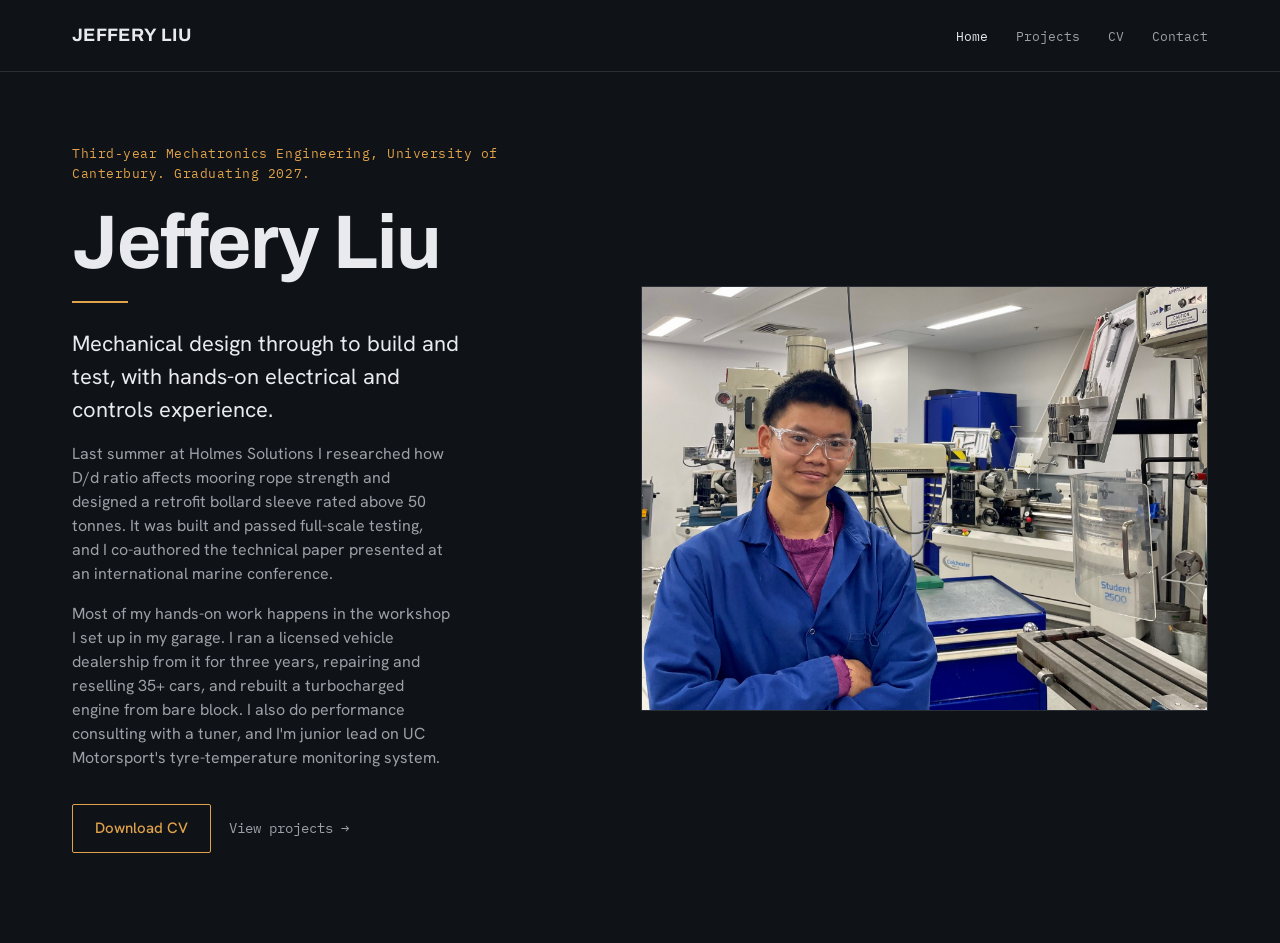
<file: index.html>
<!DOCTYPE html>
<html lang="en-NZ">
<head>
  <meta charset="UTF-8">
  <meta name="viewport" content="width=device-width, initial-scale=1.0">
  <!-- NOINDEX: keeps the site out of search engines. Delete the next line when ready to be indexed. -->
  <meta name="robots" content="noindex">
  <title>Jeffery Liu | Home</title>

  <!-- Fonts: Archivo (headings), Hanken Grotesk (body), IBM Plex Mono (labels/specs) -->
  <link rel="preconnect" href="https://fonts.googleapis.com">
  <link rel="preconnect" href="https://fonts.gstatic.com" crossorigin>
  <link href="https://fonts.googleapis.com/css2?family=Archivo:wght@500;600;700&family=Hanken+Grotesk:wght@400;500&family=IBM+Plex+Mono:wght@400;500&display=swap" rel="stylesheet">

  <style>
    /* ---------- Colour system (from the design note) ---------- */
    :root {
      --bg:        #0F1216;
      --panel:     #171B21;
      --hairline:  #2A2F37;
      --text:      #E8EAED;
      --muted:     #9BA1A9;
      --navy:      #1F3864;
      --accent:    #E0A24A;
      --maxw: 1200px;
    }

    * { box-sizing: border-box; }
    html, body { margin: 0; padding: 0; }

    body {
      background: var(--bg);
      color: var(--text);
      font-family: "Hanken Grotesk", sans-serif;
      font-weight: 400;
      line-height: 1.5;
      -webkit-font-smoothing: antialiased;
      min-height: 100vh;
      min-height: 100svh;
      display: flex;
      flex-direction: column;
    }
    a { color: inherit; text-decoration: none; }

    /* ---------- Top bar (shared on every page) ---------- */
    .topbar { border-bottom: 1px solid var(--hairline); }
    .topbar-inner {
      max-width: var(--maxw);
      margin: 0 auto;
      padding: 22px 32px;
      display: flex;
      align-items: baseline;
      justify-content: space-between;
      gap: 24px;
    }
    .wordmark {
      font-family: "Archivo", sans-serif;
      font-weight: 700;
      font-size: 18px;
      letter-spacing: 0.02em;
    }
    .nav {
      display: flex;
      gap: 28px;
      font-family: "IBM Plex Mono", monospace;
      font-size: 13px;
      color: var(--muted);
    }
    .nav a:hover { color: var(--text); }
    .nav a.active { color: var(--text); }

    /* ---------- Home hero ---------- */
    /* Fills the height left under the topbar and splits the spare space 2:3
       around the hero, so the block sits at an optical ~40%, not dead centre.
       With no spare height (short viewports) the spacers collapse to zero and
       the hero top-aligns below the nav; min-height means it is never clipped. */
    .hero-wrap {
      max-width: var(--maxw);
      width: 100%;
      margin: 0 auto;
      padding: 72px 32px 90px;
      flex: 1 0 auto;
      display: flex;
      flex-direction: column;
    }
    .hero-wrap::before { content: ""; flex: 2 0 0; }
    .hero-wrap::after  { content: ""; flex: 3 0 0; }
    .hero {
      display: grid;
      grid-template-columns: 0.95fr 1.05fr;
      gap: 56px;
      align-items: center;
    }
    @media (max-width: 900px) {
      .hero { grid-template-columns: 1fr; gap: 40px; }
    }

    .home-kicker {
      font-family: "IBM Plex Mono", monospace;
      font-size: 13px;
      letter-spacing: 0.04em;
      color: var(--accent);
      margin: 0 0 22px;
    }
    .home-name {
      font-family: "Archivo", sans-serif;
      font-weight: 700;
      font-size: clamp(44px, 7vw, 76px);
      line-height: 1.0;
      letter-spacing: -0.015em;
      margin: 0 0 24px;
    }
    .home-lede {
      font-size: clamp(18px, 2.2vw, 22px);
      color: var(--text);
      margin: 0 0 16px;
      max-width: 34ch;
    }
    .home-sub {
      font-size: 16px;
      color: var(--muted);
      margin: 0 0 34px;
      max-width: 42ch;
    }
    /* normal paragraph spacing when the body runs to more than one paragraph;
       the last one keeps the larger gap above the buttons */
    .home-sub:has(+ .home-sub) { margin-bottom: 16px; }

    /* buttons / links */
    .home-actions {
      display: flex;
      align-items: center;
      gap: 18px;
      flex-wrap: wrap;
    }
    .btn {
      font-family: "Hanken Grotesk", sans-serif;
      font-weight: 500;
      font-size: 15px;
      padding: 12px 22px;
      border: 1px solid var(--hairline);
      border-radius: 2px;
      color: var(--text);
      transition: border-color 0.15s ease, color 0.15s ease, background-color 0.15s ease;
    }
    .btn:hover { border-color: var(--accent); color: var(--accent); }
    .btn-accent {
      border-color: var(--accent);
      color: var(--accent);
    }
    .btn-accent:hover {
      background: var(--accent);
      color: var(--bg);
    }
    .text-link {
      font-family: "IBM Plex Mono", monospace;
      font-size: 14px;
      color: var(--muted);
    }
    .text-link:hover { color: var(--accent); }

    /* hero photo */
    .hero-photo {
      position: relative;
      aspect-ratio: 4 / 3;
      background: var(--panel);
      border: 1px solid var(--hairline);
      overflow: hidden;
    }
    .hero-photo img {
      position: absolute;
      inset: 0;
      width: 100%;
      height: 100%;
      object-fit: cover;
      object-position: 50% 80%;
      display: block;
    }

    /* ---------- Hero entrance (this page only) ----------
       Replaces the shared page cross-fade with a short staggered assembly:
       kicker, name, hairline draw, lede, photo, bio, CTAs.
       Each step 220ms ease-out or less, whole sequence done by ~510ms,
       plays once on load. Reduced-motion users get the static page. */
    .home-name::after {
      content: "";
      display: block;
      width: 56px;
      height: 2px;
      background: var(--accent);
      margin-top: 20px;
    }
    @media (prefers-reduced-motion: no-preference) {
      body.home { animation: none; } /* motion.css page fade off here; the stagger takes over */
      .home-kicker  { animation: hero-in 220ms ease-out backwards; }
      .home-name    { animation: hero-in 220ms ease-out 70ms backwards; }
      .home-name::after {
        transform-origin: left;
        animation: hero-line 200ms ease-out 180ms backwards;
      }
      .home-lede    { animation: hero-in 220ms ease-out 150ms backwards; }
      .home-sub     { animation: hero-in 220ms ease-out 220ms backwards; }
      .home-actions { animation: hero-in 220ms ease-out 290ms backwards; }
      .hero-photo   { animation: hero-in 220ms ease-out 240ms backwards; }
    }
    @keyframes hero-in {
      from { opacity: 0; transform: translateY(10px); }
      to   { opacity: 1; transform: none; }
    }
    @keyframes hero-line {
      from { transform: scaleX(0); }
      to   { transform: scaleX(1); }
    }
  </style>

  <link rel="stylesheet" href="motion.css">
  <script src="motion.js" defer></script>
</head>
<body class="home">

  <header class="topbar">
    <div class="topbar-inner">
      <a class="wordmark" href="index.html">JEFFERY LIU</a>
      <nav class="nav">
        <a href="index.html" class="active">Home</a>
        <a href="projects.html">Projects</a>
        <a href="cv.html">CV</a>
        <a href="contact.html">Contact</a>
      </nav>
    </div>
  </header>

  <main class="hero-wrap">
    <div class="hero">
      <div class="hero-text">
        <p class="home-kicker">Third-year Mechatronics Engineering, University of Canterbury. Graduating 2027.</p>
        <h1 class="home-name">Jeffery Liu</h1>
        <p class="home-lede">Mechanical design through to build and test, with hands-on electrical and controls experience.</p>
        <p class="home-sub">Last summer at Holmes Solutions I researched how D/d ratio affects mooring rope strength and designed a retrofit bollard sleeve rated above 50 tonnes. It was built and passed full-scale testing, and I co-authored the technical paper presented at an international marine conference.</p>
        <p class="home-sub">Most of my hands-on work happens in the workshop I set up in my garage. I ran a licensed vehicle dealership from it for three years, repairing and reselling 35+ cars, and rebuilt a turbocharged engine from bare block. I also do performance consulting with a tuner, and I'm junior lead on UC Motorsport's tyre-temperature monitoring system.</p>
        <div class="home-actions">
          <a class="btn btn-accent" href="Jeffery_Liu_CV.pdf" download>Download CV</a>
          <a class="text-link" href="projects.html">View projects &rarr;</a>
        </div>
      </div>
      <div class="hero-photo">
        <img src="images/about.jpg" alt="Jeffery Liu">
      </div>
    </div>
  </main>

</body>
</html>
</file>
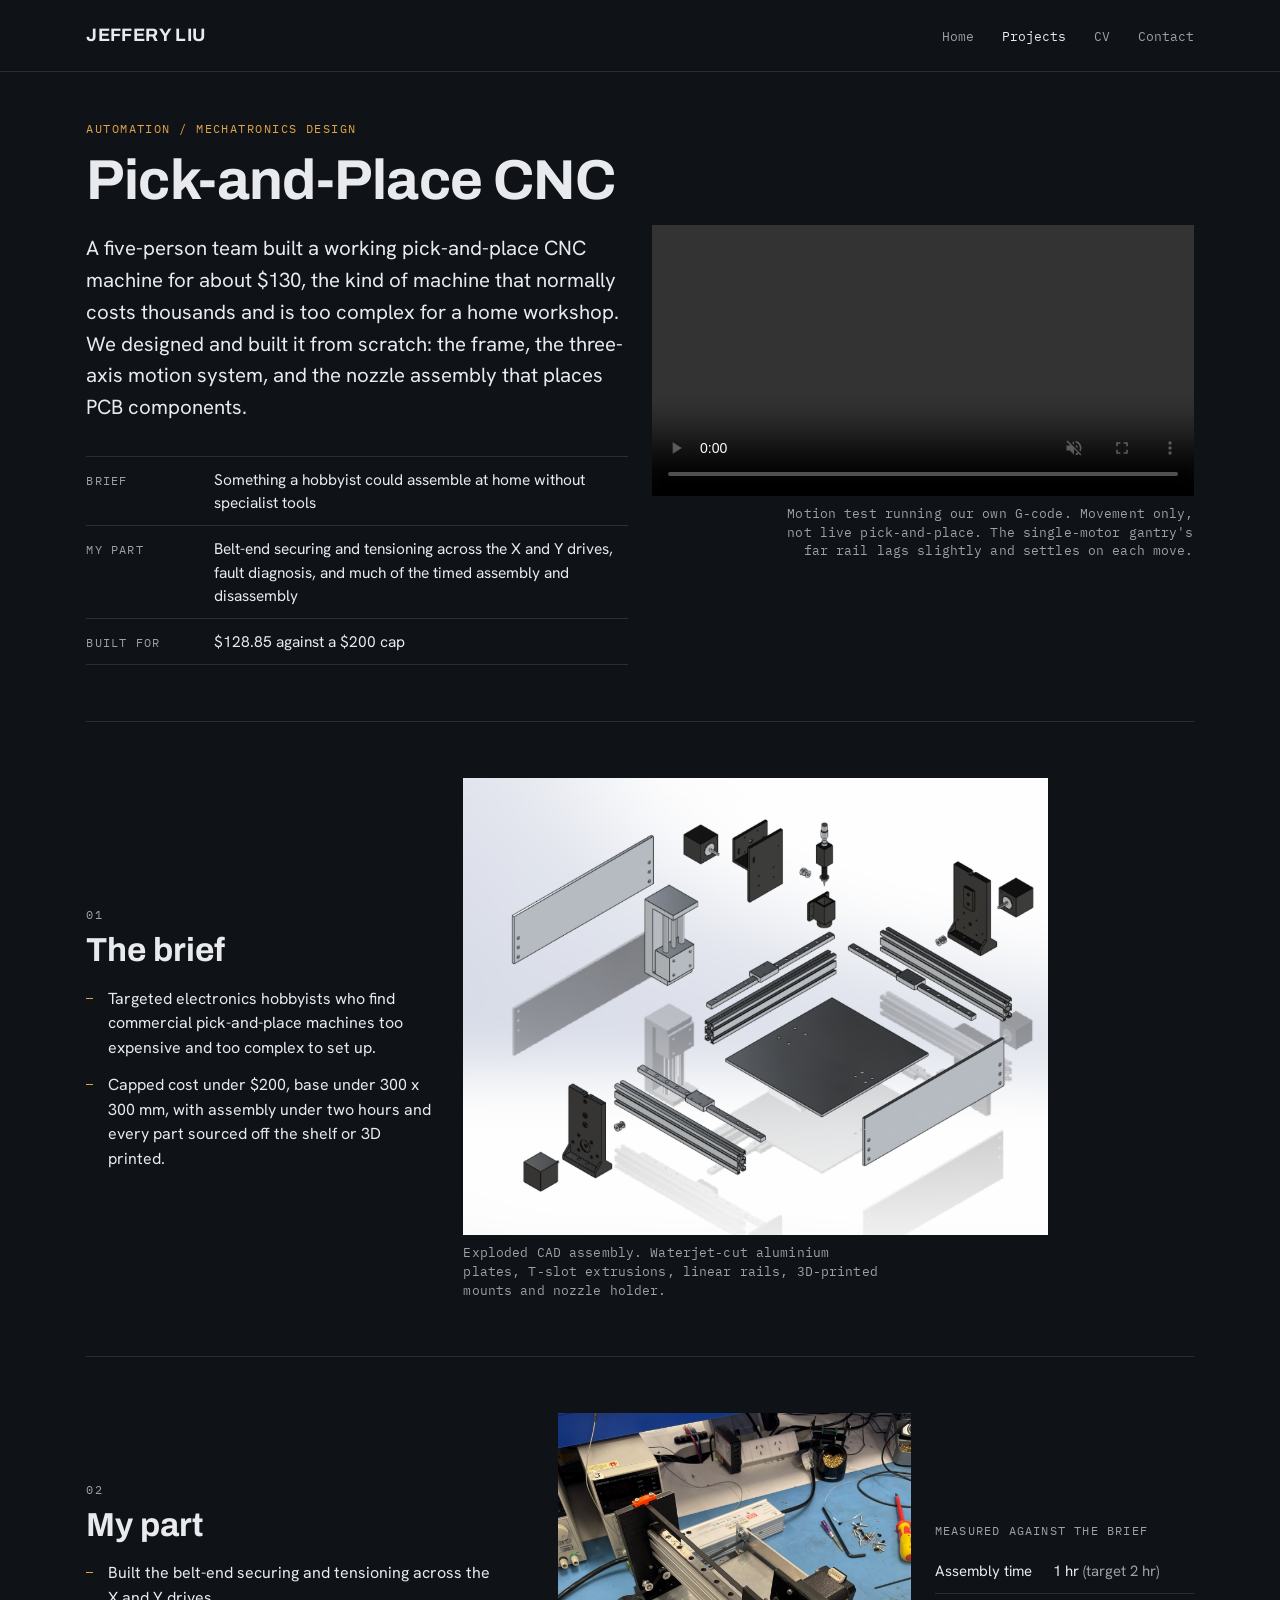
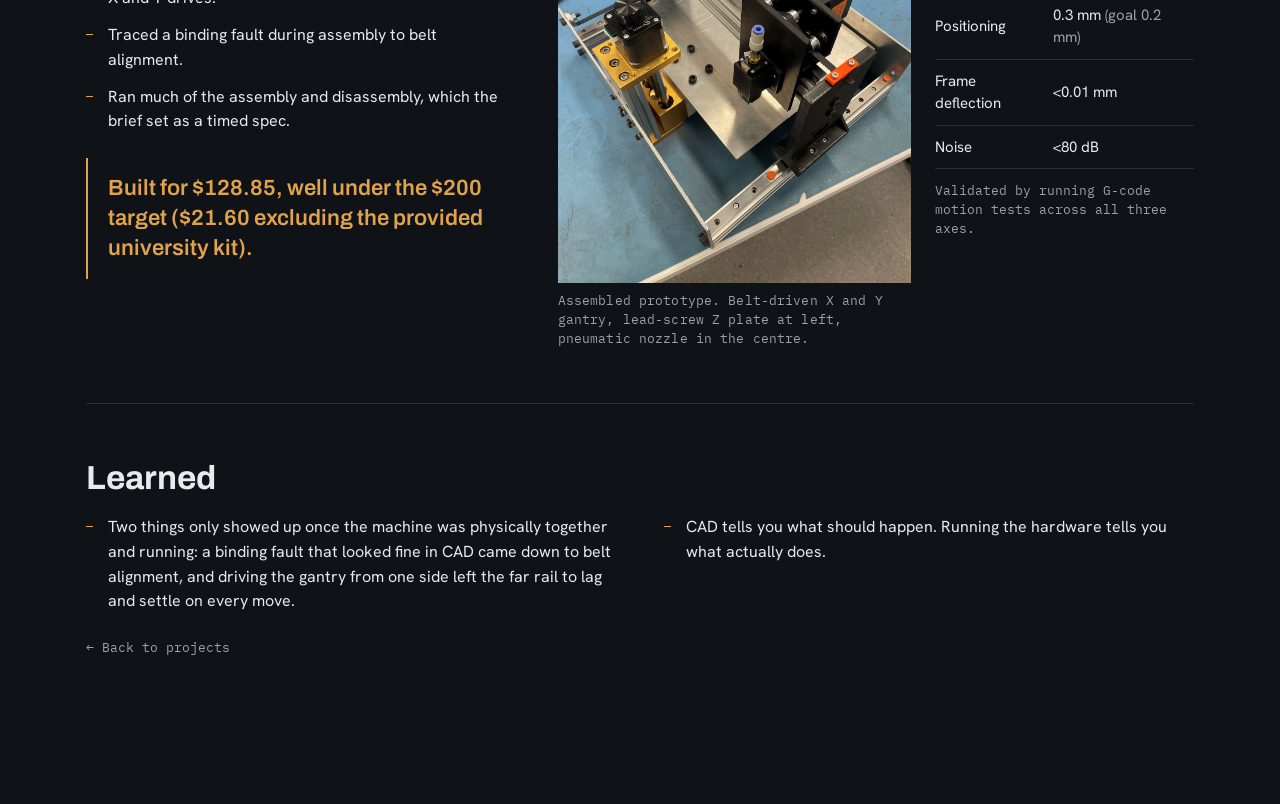
<file: cnc.html>
<!DOCTYPE html>
<html lang="en-NZ">
<head>
  <meta charset="UTF-8">
  <meta name="viewport" content="width=device-width, initial-scale=1.0">
  <!-- NOINDEX: keeps the site out of search engines. Delete the next line when ready to be indexed. -->
  <meta name="robots" content="noindex">
  <title>Jeffery Liu | Pick-and-Place CNC</title>

  <link rel="preconnect" href="https://fonts.googleapis.com">
  <link rel="preconnect" href="https://fonts.gstatic.com" crossorigin>
  <link href="https://fonts.googleapis.com/css2?family=Archivo:wght@500;600;700&family=Hanken+Grotesk:wght@400;500&family=IBM+Plex+Mono:wght@400;500&display=swap" rel="stylesheet">

  <link rel="stylesheet" href="boards.css">
  <link rel="stylesheet" href="motion.css">
  <script src="motion.js" defer></script>
  <script src="boards.js" defer></script>
</head>
<body>

  <header class="topbar">
    <div class="topbar-inner">
      <a class="wordmark" href="index.html">JEFFERY LIU</a>
      <nav class="nav">
        <a href="index.html">Home</a>
        <a href="projects.html" class="active">Projects</a>
        <a href="cv.html">CV</a>
        <a href="contact.html">Contact</a>
      </nav>
    </div>
  </header>

  <main class="page">

    <!-- ===== Hero ===== -->
    <section class="board hero">
      <div class="c1-6">
        <p class="detail-category">Automation / Mechatronics Design</p>
        <h1 class="detail-title">Pick-and-Place CNC</h1>
        <p class="standfirst">A five-person team built a working pick-and-place CNC machine for about $130, the kind of machine that normally costs thousands and is too complex for a home workshop. We designed and built it from scratch: the frame, the three-axis motion system, and the nozzle assembly that places PCB components.</p>
        <dl class="facts">
          <div><dt>Brief</dt><dd>Something a hobbyist could assemble at home without specialist tools</dd></div>
          <div><dt>My part</dt><dd>Belt-end securing and tensioning across the X and Y drives, fault diagnosis, and much of the timed assembly and disassembly</dd></div>
          <div><dt>Built for</dt><dd>$128.85 against a $200 cap</dd></div>
        </dl>
      </div>
      <figure class="c7-12 hero-media">
        <video class="clip" width="1080" height="1210" autoplay muted loop playsinline controls preload="metadata" aria-label="Motion test of the pick-and-place CNC running G-code">
          <source src="images/cnc-motion.mp4" type="video/mp4">
        </video>
        <figcaption>Motion test running our own G-code. Movement only, not live pick-and-place. The single-motor gantry's far rail lags slightly and settles on each move.</figcaption>
      </figure>
    </section>

    <!-- ===== 01 The brief ===== -->
    <section class="board">
      <div class="c1-4 mid">
        <p class="board-num">01</p>
        <h2 class="board-title">The brief</h2>
        <ul class="did-list">
          <li>Targeted electronics hobbyists who find commercial pick-and-place machines too expensive and too complex to set up.</li>
          <li>Capped cost under $200, base under 300 x 300 mm, with assembly under two hours and every part sourced off the shelf or 3D printed.</li>
        </ul>
      </div>
      <figure class="c5-12" style="width: 80%">
        <img class="shot" style="--ar: 1.279" src="images/cnc2.png" width="840" height="657" loading="lazy" decoding="async" alt="Exploded CAD assembly of the pick-and-place CNC machine">
        <figcaption>Exploded CAD assembly. Waterjet-cut aluminium plates, T-slot extrusions, linear rails, 3D-printed mounts and nozzle holder.</figcaption>
      </figure>
    </section>

    <!-- ===== 02 My part, and the result ===== -->
    <section class="board">
      <div class="c1-5 mid">
        <p class="board-num">02</p>
        <h2 class="board-title">My part</h2>
        <ul class="did-list">
          <li>Built the belt-end securing and tensioning across the X and Y drives.</li>
          <li>Traced a binding fault during assembly to belt alignment.</li>
          <li>Ran much of the assembly and disassembly, which the brief set as a timed spec.</li>
        </ul>
        <p class="result-line">Built for $128.85, well under the $200 target ($21.60 excluding the provided university kit).</p>
      </div>
      <figure class="c6-9">
        <img class="shot" style="--ar: 0.75" src="images/cnc1.jpg" width="2476" height="3301" loading="lazy" decoding="async" alt="Assembled pick-and-place CNC prototype on a workbench">
        <figcaption>Assembled prototype. Belt-driven X and Y gantry, lead-screw Z plate at left, pneumatic nozzle in the centre.</figcaption>
      </figure>
      <div class="c10-12 mid">
        <table class="spec">
          <caption>Measured against the brief</caption>
          <tbody>
            <tr><td>Assembly time</td><td>1 hr <span class="spec-goal">(target 2 hr)</span></td></tr>
            <tr><td>Positioning</td><td>0.3 mm <span class="spec-goal">(goal 0.2 mm)</span></td></tr>
            <tr><td>Frame deflection</td><td>&lt;0.01 mm</td></tr>
            <tr><td>Noise</td><td>&lt;80 dB</td></tr>
          </tbody>
        </table>
        <p class="spec-note">Validated by running G-code motion tests across all three axes.</p>
      </div>
    </section>

    <!-- ===== Learned ===== -->
    <section class="board closing">
      <div class="c-full">
        <h2 class="board-title">Learned</h2>
        <ul class="did-list two-col">
          <li>Two things only showed up once the machine was physically together and running: a binding fault that looked fine in CAD came down to belt alignment, and driving the gantry from one side left the far rail to lag and settle on every move.</li>
          <li>CAD tells you what should happen. Running the hardware tells you what actually does.</li>
        </ul>
      </div>
      <a class="back-link c-full" href="projects.html">&larr; Back to projects</a>
    </section>

  </main>

</body>
</html>
</file>
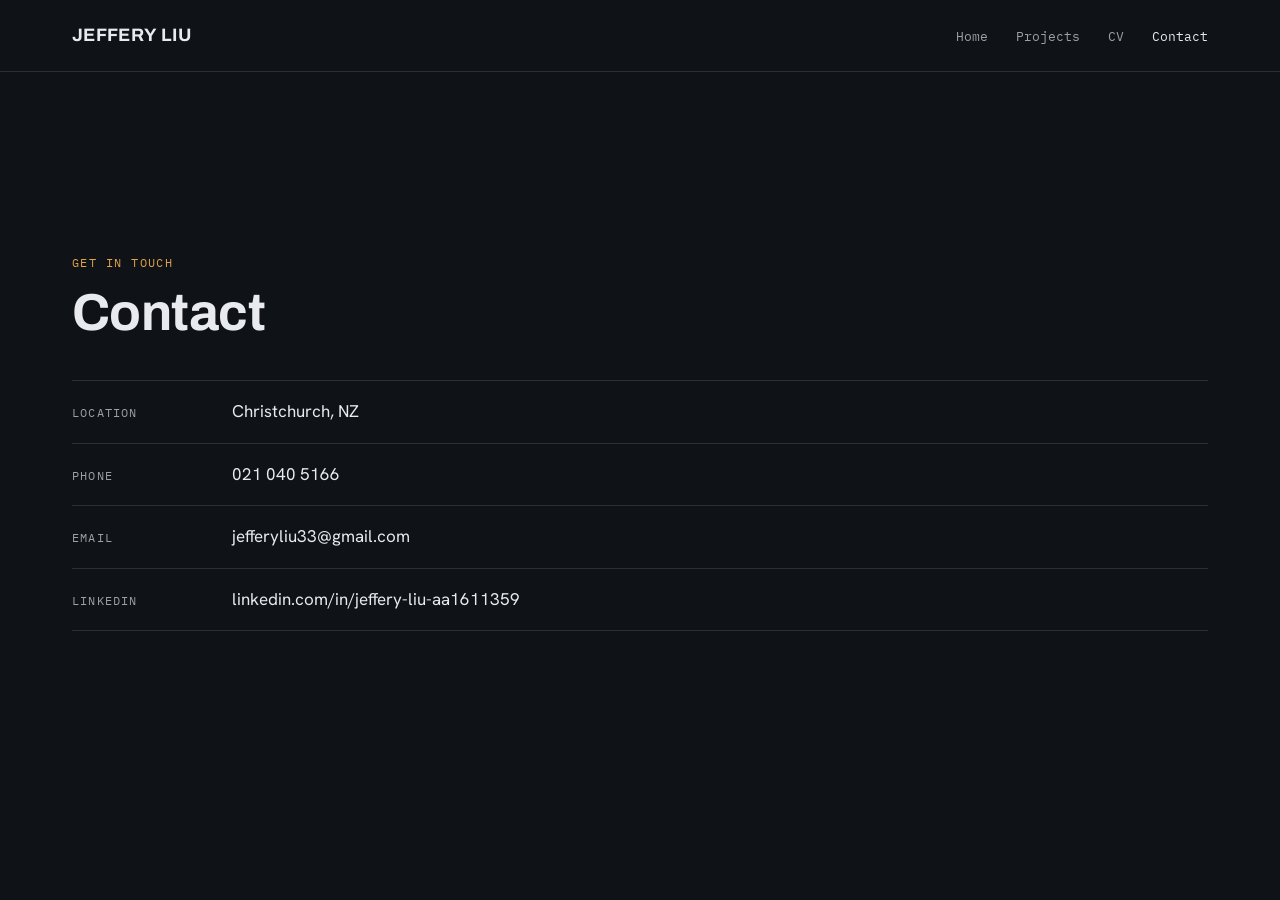
<file: contact.html>
<!DOCTYPE html>
<html lang="en-NZ">
<head>
  <meta charset="UTF-8">
  <meta name="viewport" content="width=device-width, initial-scale=1.0">
  <!-- NOINDEX: keeps the site out of search engines. Delete the next line when ready to be indexed. -->
  <meta name="robots" content="noindex">
  <title>Jeffery Liu | Contact</title>

  <link rel="preconnect" href="https://fonts.googleapis.com">
  <link rel="preconnect" href="https://fonts.gstatic.com" crossorigin>
  <link href="https://fonts.googleapis.com/css2?family=Archivo:wght@500;600;700&family=Hanken+Grotesk:wght@400;500&family=IBM+Plex+Mono:wght@400;500&display=swap" rel="stylesheet">

  <style>
    :root {
      --bg:        #0F1216;
      --panel:     #171B21;
      --hairline:  #2A2F37;
      --text:      #E8EAED;
      --muted:     #9BA1A9;
      --navy:      #1F3864;
      --accent:    #E0A24A;
      --maxw: 1200px;
    }
    * { box-sizing: border-box; }
    html, body { margin: 0; padding: 0; }
    body {
      background: var(--bg);
      color: var(--text);
      font-family: "Hanken Grotesk", sans-serif;
      line-height: 1.5;
      -webkit-font-smoothing: antialiased;
      min-height: 100vh;
      min-height: 100svh;
      display: flex;
      flex-direction: column;
    }
    a { color: inherit; text-decoration: none; }

    .topbar { border-bottom: 1px solid var(--hairline); }
    .topbar-inner {
      max-width: var(--maxw);
      margin: 0 auto;
      padding: 22px 32px;
      display: flex;
      align-items: baseline;
      justify-content: space-between;
      gap: 24px;
    }
    .wordmark {
      font-family: "Archivo", sans-serif;
      font-weight: 700;
      font-size: 18px;
      letter-spacing: 0.02em;
    }
    .nav {
      display: flex;
      gap: 28px;
      font-family: "IBM Plex Mono", monospace;
      font-size: 13px;
      color: var(--muted);
    }
    .nav a:hover { color: var(--text); }
    .nav a.active { color: var(--text); }

    /* Fills the height left under the topbar and splits the spare space 2:3
       around the content, so the block sits at an optical ~40%, not dead centre.
       With no spare height (short viewports) the spacers collapse to zero and
       the content top-aligns below the nav; min-height means it is never clipped. */
    .page-body {
      width: 100%;
      flex: 1 0 auto;
      display: flex;
      flex-direction: column;
    }
    .page-body::before { content: ""; flex: 2 0 0; }
    .page-body::after  { content: ""; flex: 3 0 0; }

    .page-head {
      max-width: var(--maxw);
      width: 100%;
      margin: 0 auto;
      padding: 56px 32px 0;
    }
    .page-kicker {
      font-family: "IBM Plex Mono", monospace;
      font-size: 12px;
      letter-spacing: 0.12em;
      text-transform: uppercase;
      color: var(--accent);
      margin: 0 0 14px;
    }
    .page-title {
      font-family: "Archivo", sans-serif;
      font-weight: 700;
      font-size: clamp(34px, 5vw, 52px);
      line-height: 1.05;
      margin: 0;
      letter-spacing: -0.01em;
    }

    /* contact rows: mono label + plain value */
    .contact-list {
      max-width: var(--maxw);
      width: 100%;
      margin: 0 auto;
      padding: 40px 32px 80px;
    }
    .contact-row {
      display: grid;
      grid-template-columns: 140px 1fr;
      gap: 20px;
      padding: 18px 0;
      border-top: 1px solid var(--hairline);
      align-items: baseline;
    }
    .contact-row:last-child { border-bottom: 1px solid var(--hairline); }
    .contact-label {
      font-family: "IBM Plex Mono", monospace;
      font-size: 12px;
      letter-spacing: 0.1em;
      text-transform: uppercase;
      color: var(--muted);
    }
    .contact-value {
      font-size: 17px;
      color: var(--text);
    }
    .contact-value a:hover { color: var(--accent); }

    @media (max-width: 560px) {
      .contact-row { grid-template-columns: 1fr; gap: 6px; }
    }
  </style>

  <link rel="stylesheet" href="motion.css">
  <script src="motion.js" defer></script>
</head>
<body>

  <header class="topbar">
    <div class="topbar-inner">
      <a class="wordmark" href="index.html">JEFFERY LIU</a>
      <nav class="nav">
        <a href="index.html">Home</a>
        <a href="projects.html">Projects</a>
        <a href="cv.html">CV</a>
        <a href="contact.html" class="active">Contact</a>
      </nav>
    </div>
  </header>

  <main class="page-body">

  <section class="page-head">
    <p class="page-kicker">Get in touch</p>
    <h1 class="page-title">Contact</h1>
  </section>

  <div class="contact-list">
    <div class="contact-row">
      <span class="contact-label">Location</span>
      <span class="contact-value">Christchurch, NZ</span>
    </div>
    <div class="contact-row">
      <span class="contact-label">Phone</span>
      <span class="contact-value"><a href="tel:+64210405166">021 040 5166</a></span>
    </div>
    <div class="contact-row">
      <span class="contact-label">Email</span>
      <span class="contact-value"><a href="mailto:jefferyliu33@gmail.com">jefferyliu33@gmail.com</a></span>
    </div>
    <div class="contact-row">
      <span class="contact-label">LinkedIn</span>
      <span class="contact-value"><a href="https://www.linkedin.com/in/jeffery-liu-aa1611359/" target="_blank" rel="noopener">linkedin.com/in/jeffery-liu-aa1611359</a></span>
    </div>
  </div>

  </main>

</body>
</html>
</file>
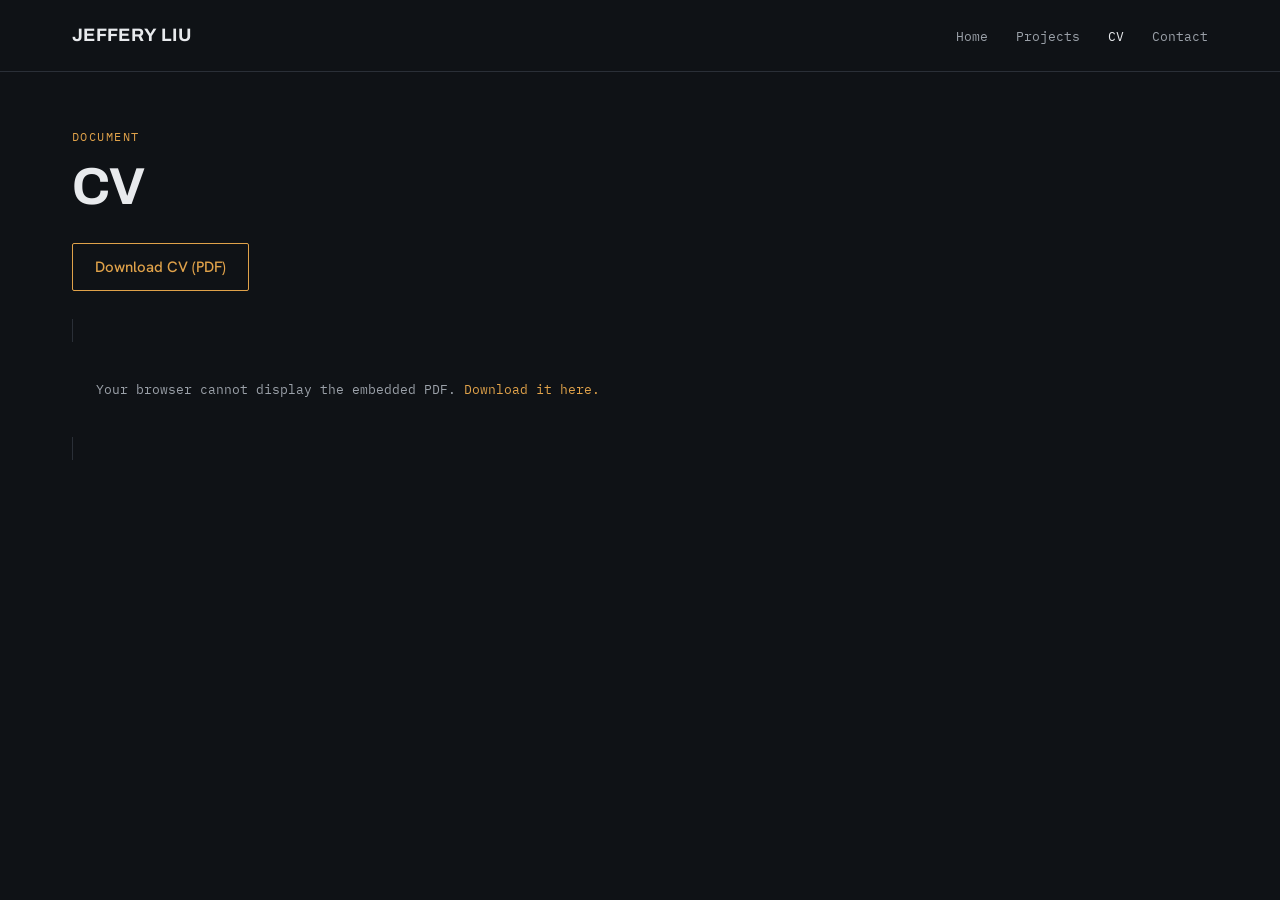
<file: cv.html>
<!DOCTYPE html>
<html lang="en-NZ">
<head>
  <meta charset="UTF-8">
  <meta name="viewport" content="width=device-width, initial-scale=1.0">
  <!-- NOINDEX: keeps the site out of search engines. Delete the next line when ready to be indexed. -->
  <meta name="robots" content="noindex">
  <title>Jeffery Liu | CV</title>

  <link rel="preconnect" href="https://fonts.googleapis.com">
  <link rel="preconnect" href="https://fonts.gstatic.com" crossorigin>
  <link href="https://fonts.googleapis.com/css2?family=Archivo:wght@500;600;700&family=Hanken+Grotesk:wght@400;500&family=IBM+Plex+Mono:wght@400;500&display=swap" rel="stylesheet">

  <style>
    :root {
      --bg:        #0F1216;
      --panel:     #171B21;
      --hairline:  #2A2F37;
      --text:      #E8EAED;
      --muted:     #9BA1A9;
      --navy:      #1F3864;
      --accent:    #E0A24A;
      --maxw: 1200px;
    }
    * { box-sizing: border-box; }
    html, body { margin: 0; padding: 0; }
    body {
      background: var(--bg);
      color: var(--text);
      font-family: "Hanken Grotesk", sans-serif;
      line-height: 1.5;
      -webkit-font-smoothing: antialiased;
    }
    a { color: inherit; text-decoration: none; }

    .topbar { border-bottom: 1px solid var(--hairline); }
    .topbar-inner {
      max-width: var(--maxw);
      margin: 0 auto;
      padding: 22px 32px;
      display: flex;
      align-items: baseline;
      justify-content: space-between;
      gap: 24px;
    }
    .wordmark {
      font-family: "Archivo", sans-serif;
      font-weight: 700;
      font-size: 18px;
      letter-spacing: 0.02em;
    }
    .nav {
      display: flex;
      gap: 28px;
      font-family: "IBM Plex Mono", monospace;
      font-size: 13px;
      color: var(--muted);
    }
    .nav a:hover { color: var(--text); }
    .nav a.active { color: var(--text); }

    .page-head {
      max-width: var(--maxw);
      margin: 0 auto;
      padding: 56px 32px 0;
    }
    .page-kicker {
      font-family: "IBM Plex Mono", monospace;
      font-size: 12px;
      letter-spacing: 0.12em;
      text-transform: uppercase;
      color: var(--accent);
      margin: 0 0 14px;
    }
    .page-title {
      font-family: "Archivo", sans-serif;
      font-weight: 700;
      font-size: clamp(34px, 5vw, 52px);
      line-height: 1.05;
      margin: 0;
      letter-spacing: -0.01em;
    }

    .cv-actions {
      max-width: var(--maxw);
      margin: 0 auto;
      padding: 28px 32px 0;
    }
    .btn {
      display: inline-block;
      font-family: "Hanken Grotesk", sans-serif;
      font-weight: 500;
      font-size: 15px;
      padding: 12px 22px;
      border: 1px solid var(--accent);
      border-radius: 2px;
      color: var(--accent);
      transition: background-color 0.15s ease, color 0.15s ease;
    }
    .btn:hover { background: var(--accent); color: var(--bg); }

    /* embedded PDF */
    .cv-embed-wrap {
      max-width: var(--maxw);
      margin: 0 auto;
      padding: 28px 32px 80px;
    }
    .cv-embed {
      width: 100%;
      height: 85vh;
      border: 1px solid var(--hairline);
      background: var(--panel);
    }
    .cv-fallback {
      font-family: "IBM Plex Mono", monospace;
      font-size: 13px;
      color: var(--muted);
      padding: 24px;
    }
  </style>

  <link rel="stylesheet" href="motion.css">
  <script src="motion.js" defer></script>
</head>
<body>

  <header class="topbar">
    <div class="topbar-inner">
      <a class="wordmark" href="index.html">JEFFERY LIU</a>
      <nav class="nav">
        <a href="index.html">Home</a>
        <a href="projects.html">Projects</a>
        <a href="cv.html" class="active">CV</a>
        <a href="contact.html">Contact</a>
      </nav>
    </div>
  </header>

  <section class="page-head">
    <p class="page-kicker">Document</p>
    <h1 class="page-title">CV</h1>
  </section>

  <div class="cv-actions">
    <a class="btn" href="Jeffery_Liu_CV.pdf" download>Download CV (PDF)</a>
  </div>

  <div class="cv-embed-wrap">
    <object class="cv-embed" data="Jeffery_Liu_CV.pdf" type="application/pdf">
      <p class="cv-fallback">Your browser cannot display the embedded PDF.
        <a href="Jeffery_Liu_CV.pdf" download style="color: var(--accent);">Download it here.</a>
      </p>
    </object>
  </div>

</body>
</html>
</file>
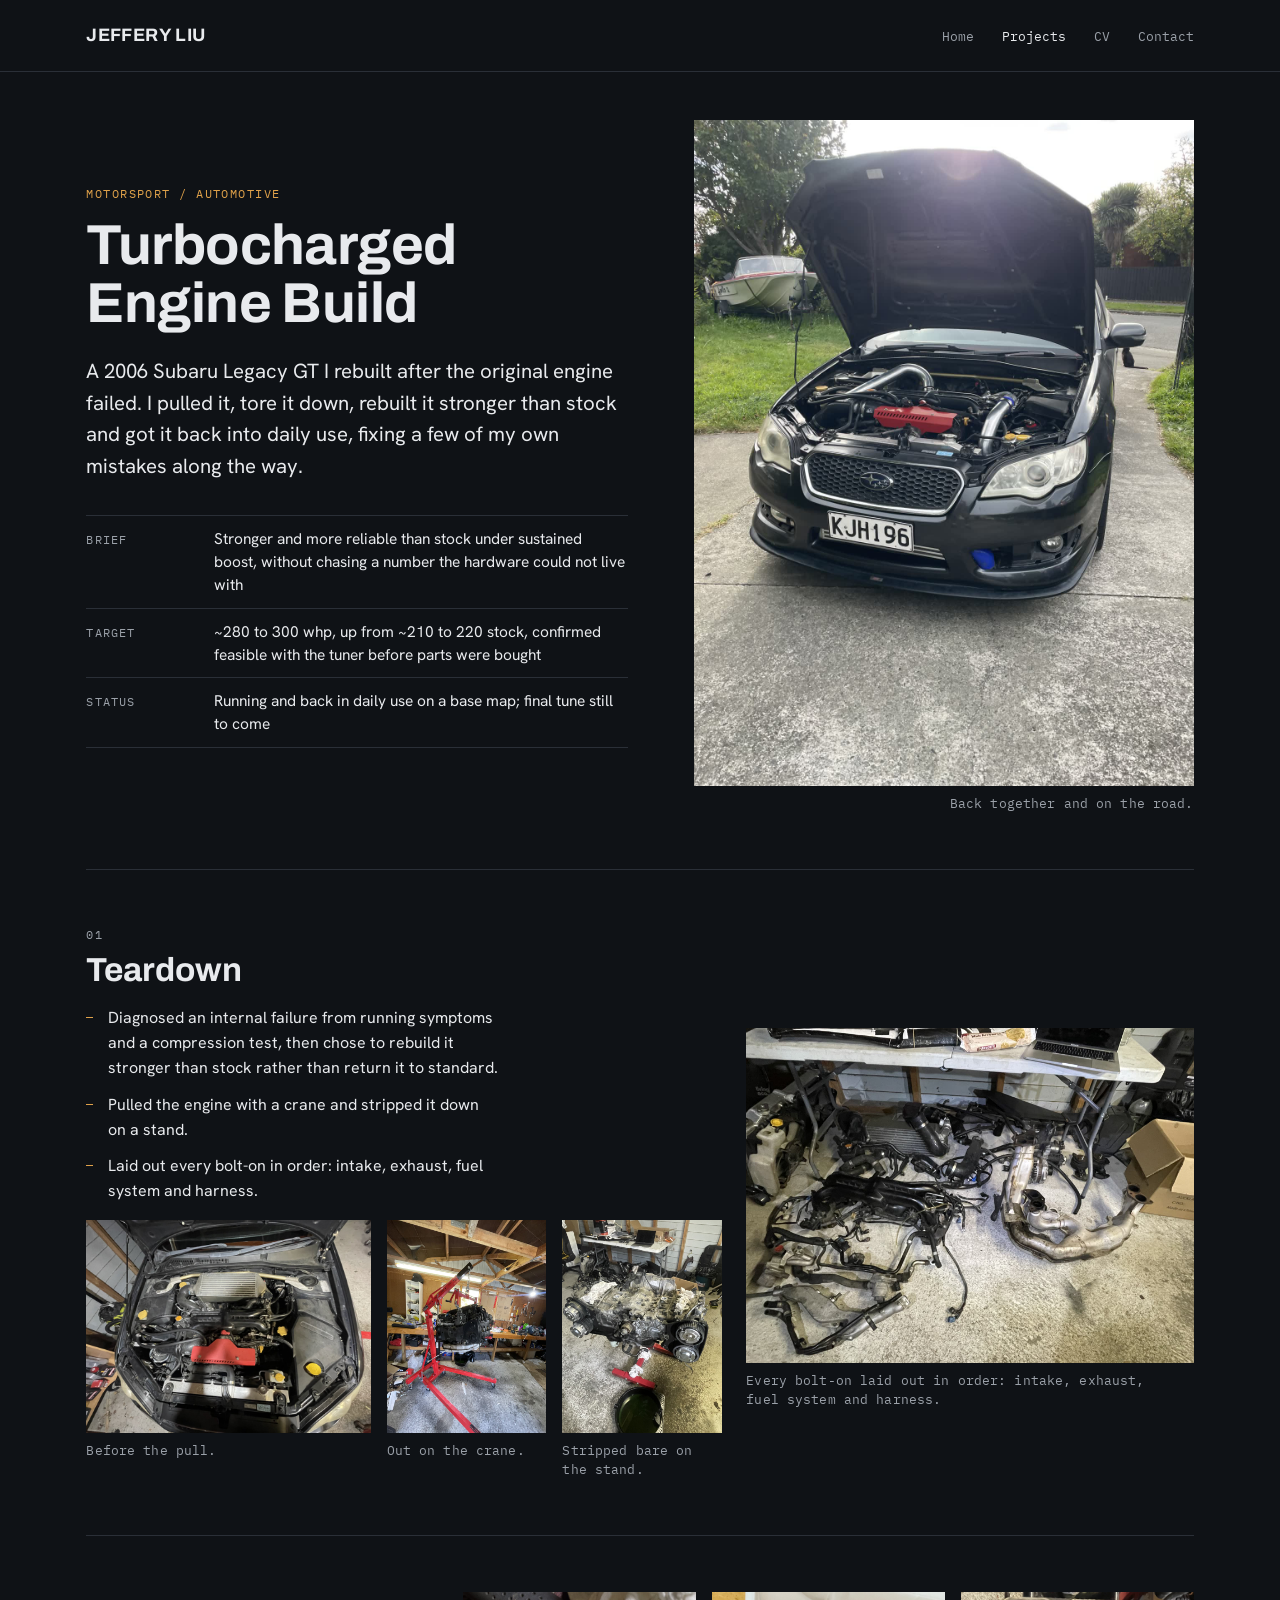
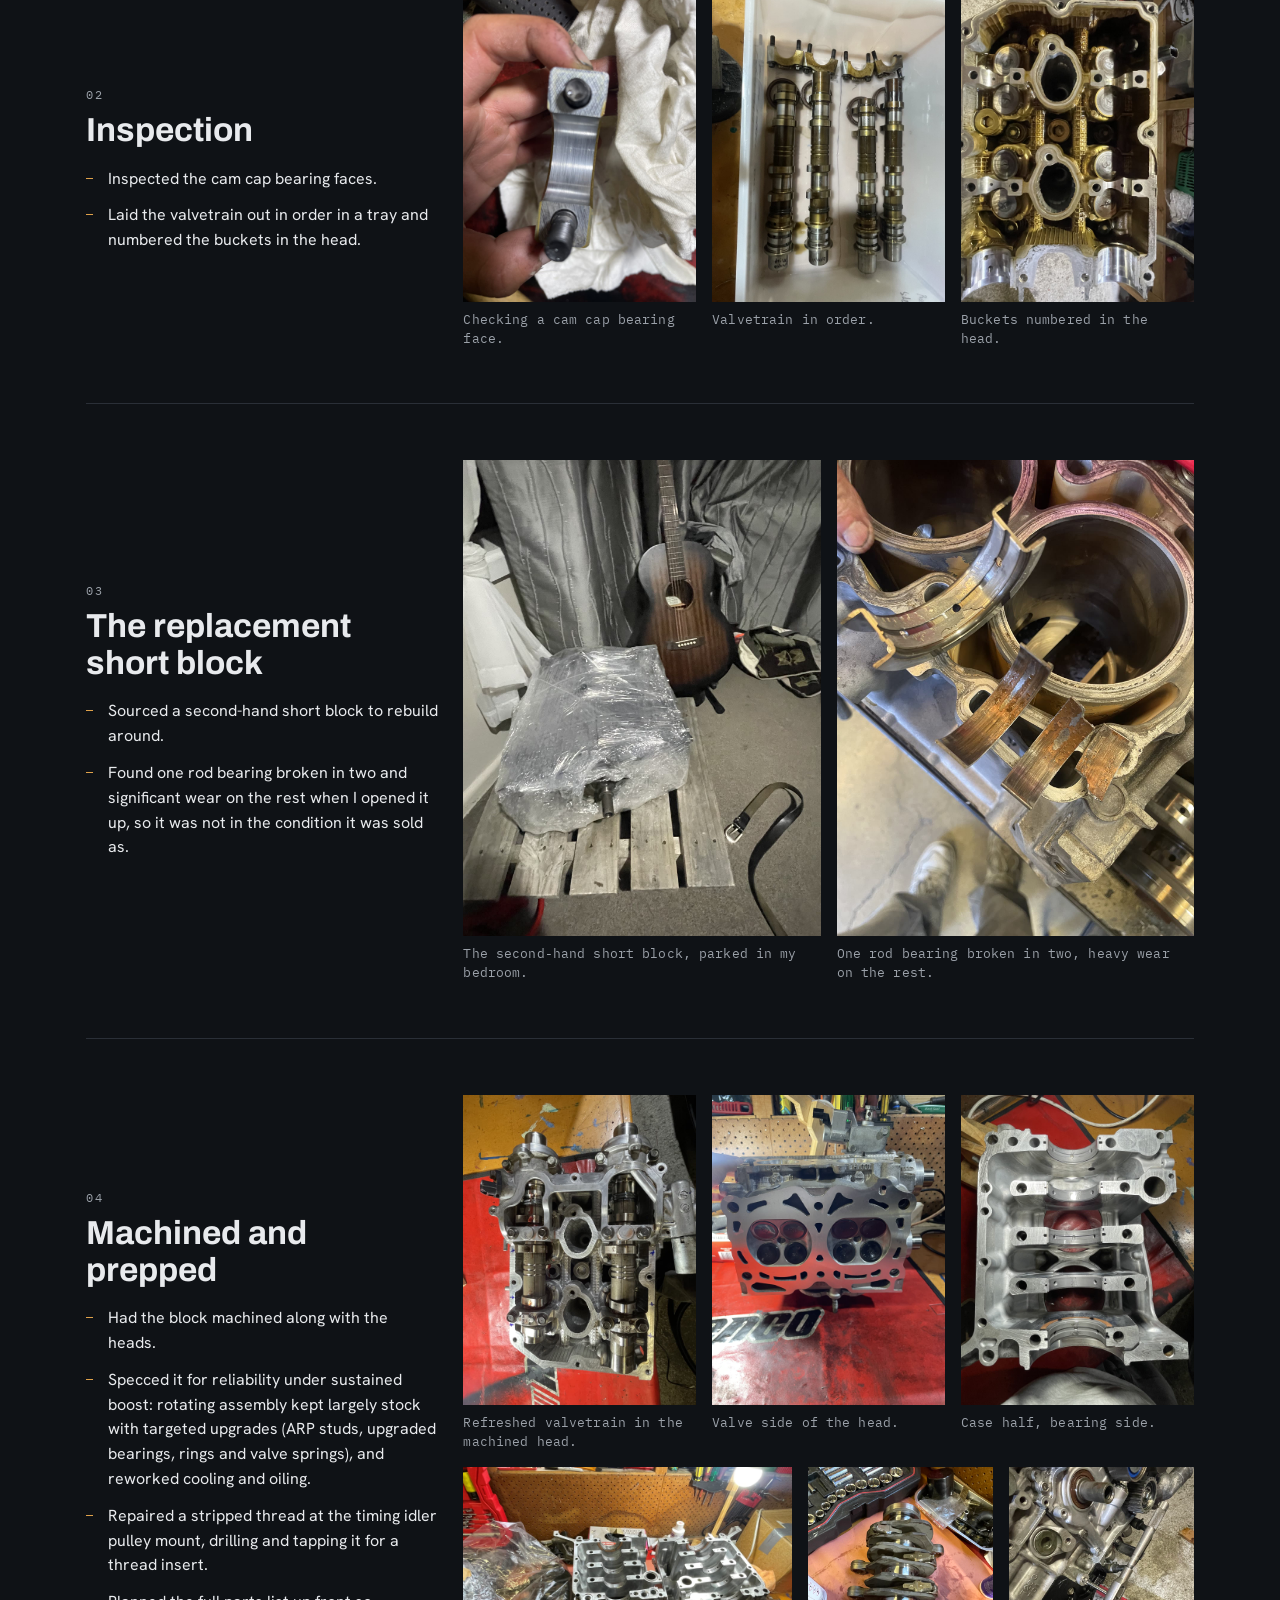
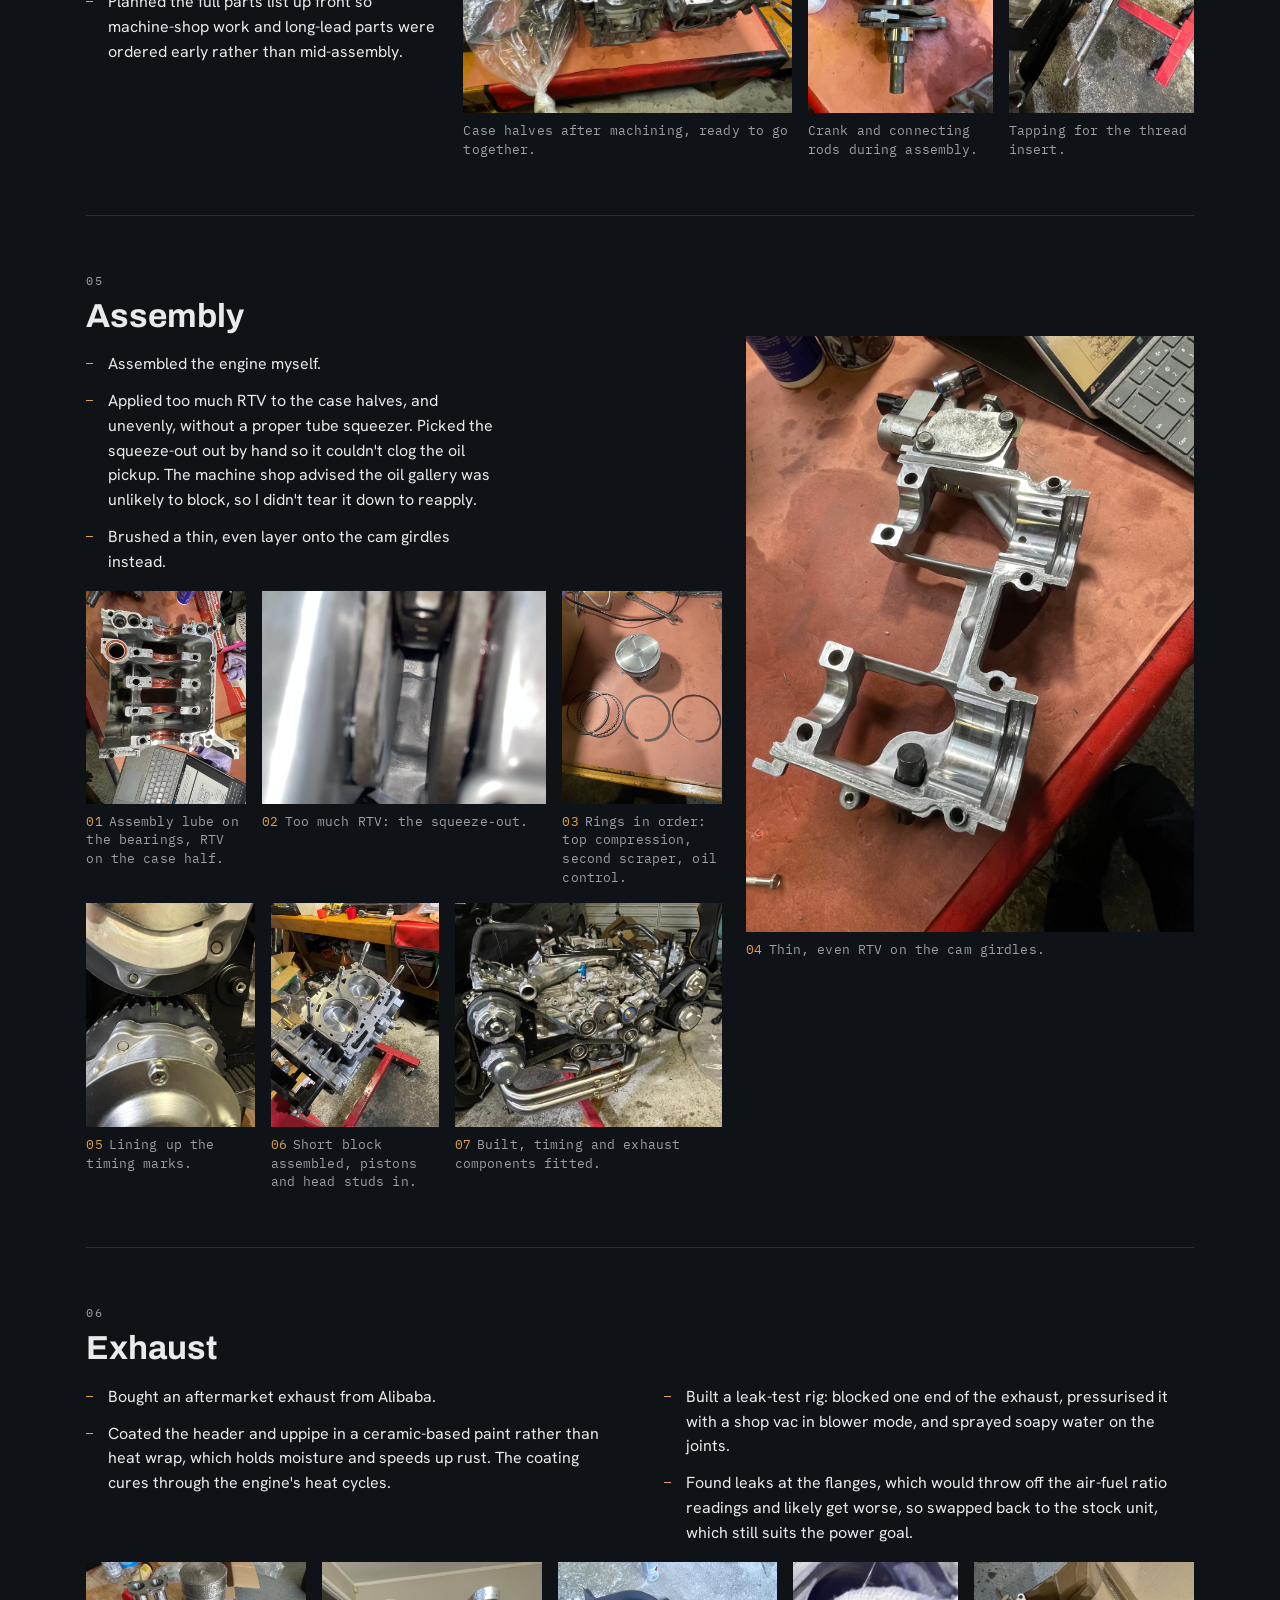
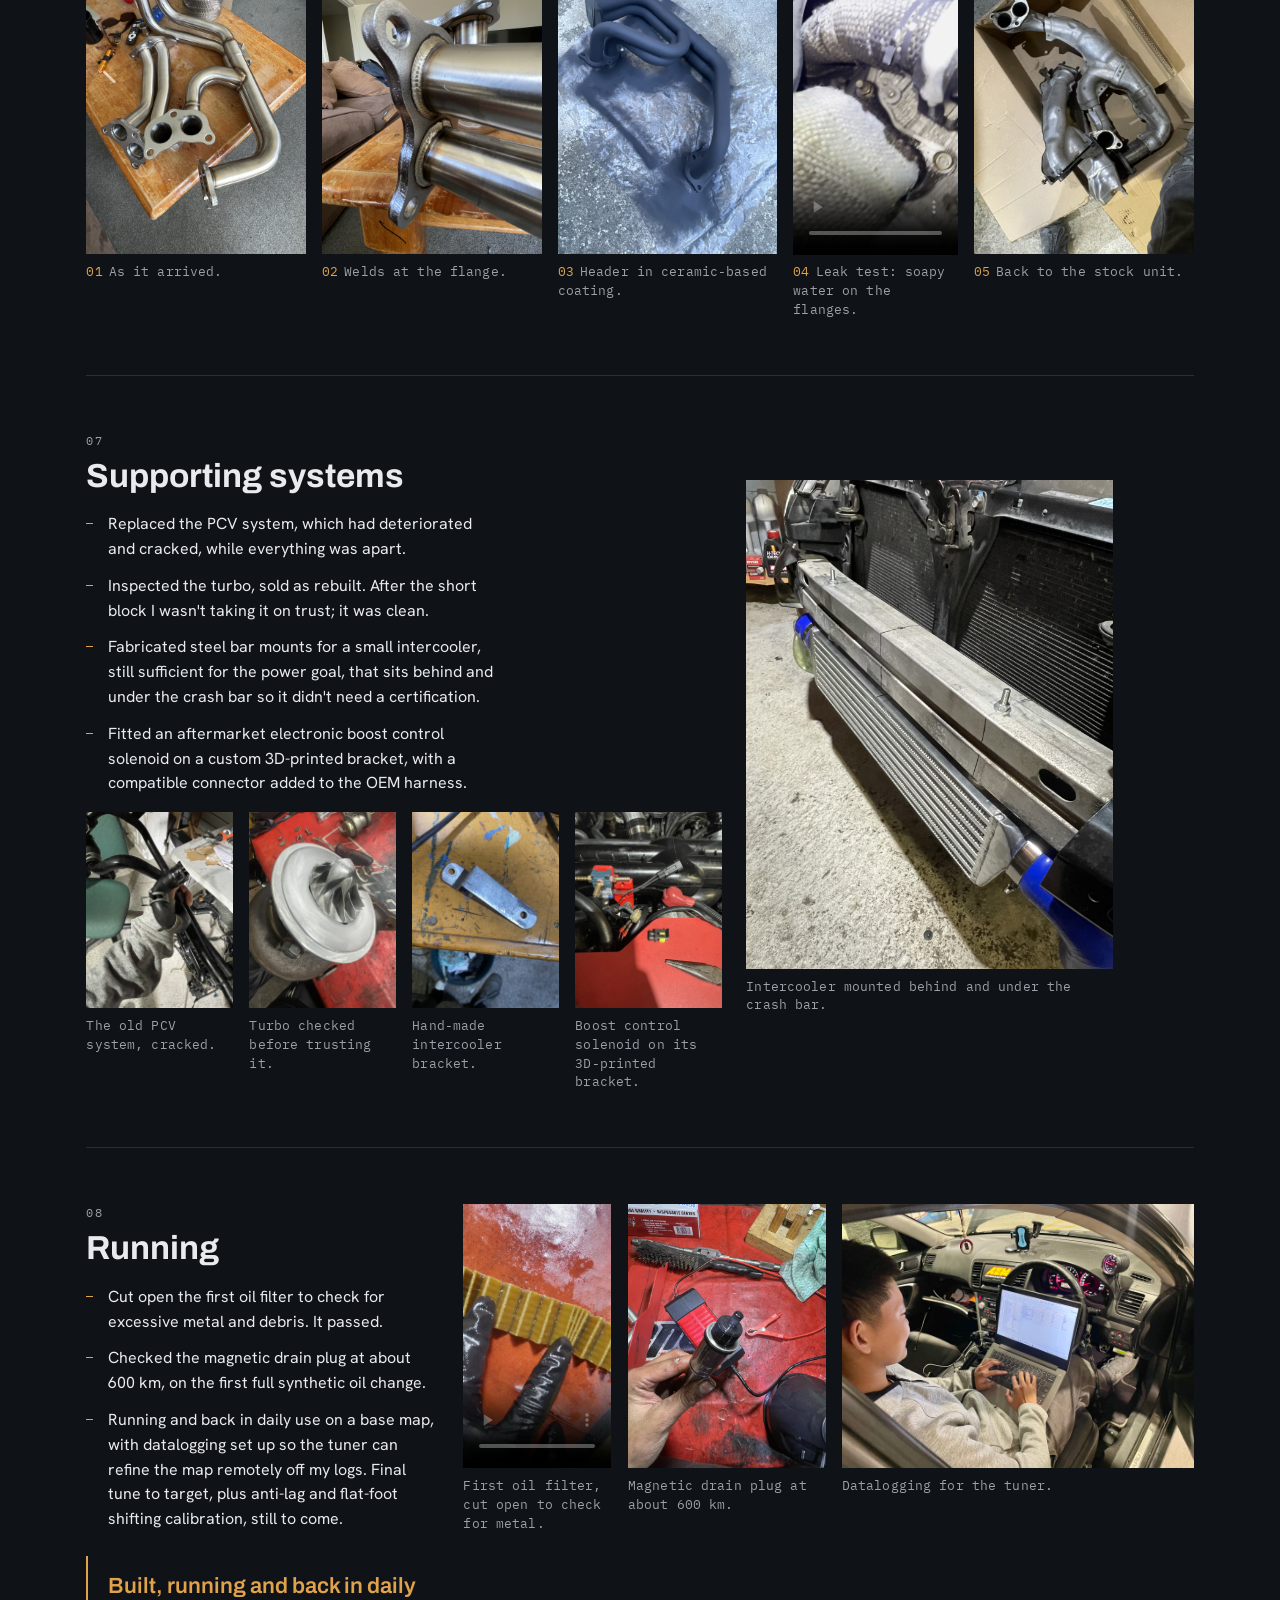
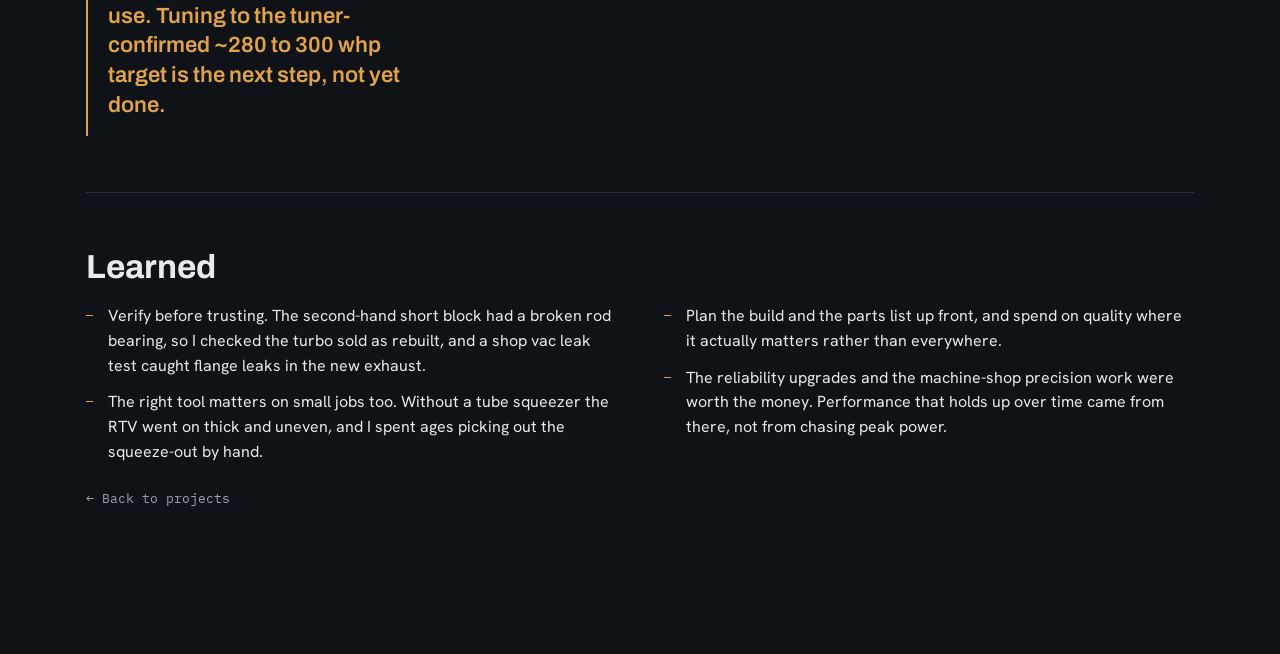
<file: engine.html>
<!DOCTYPE html>
<html lang="en-NZ">
<head>
  <meta charset="UTF-8">
  <meta name="viewport" content="width=device-width, initial-scale=1.0">
  <!-- NOINDEX: keeps the site out of search engines. Delete the next line when ready to be indexed. -->
  <meta name="robots" content="noindex">
  <title>Jeffery Liu | Turbocharged Engine Build</title>

  <link rel="preconnect" href="https://fonts.googleapis.com">
  <link rel="preconnect" href="https://fonts.gstatic.com" crossorigin>
  <link href="https://fonts.googleapis.com/css2?family=Archivo:wght@500;600;700&family=Hanken+Grotesk:wght@400;500&family=IBM+Plex+Mono:wght@400;500&display=swap" rel="stylesheet">

  <link rel="stylesheet" href="boards.css">
  <link rel="stylesheet" href="motion.css">
  <script src="motion.js" defer></script>
  <script src="boards.js" defer></script>
</head>
<body>

  <header class="topbar">
    <div class="topbar-inner">
      <a class="wordmark" href="index.html">JEFFERY LIU</a>
      <nav class="nav">
        <a href="index.html">Home</a>
        <a href="projects.html" class="active">Projects</a>
        <a href="cv.html">CV</a>
        <a href="contact.html">Contact</a>
      </nav>
    </div>
  </header>

  <main class="page">

    <!-- ===== Hero ===== -->
    <section class="board hero">
      <div class="c1-6">
        <p class="detail-category">Motorsport / Automotive</p>
        <h1 class="detail-title">Turbocharged Engine Build</h1>
        <p class="standfirst">A 2006 Subaru Legacy GT I rebuilt after the original engine failed. I pulled it, tore it down, rebuilt it stronger than stock and got it back into daily use, fixing a few of my own mistakes along the way.</p>
        <dl class="facts">
          <div><dt>Brief</dt><dd>Stronger and more reliable than stock under sustained boost, without chasing a number the hardware could not live with</dd></div>
          <div><dt>Target</dt><dd>~280 to 300 whp, up from ~210 to 220 stock, confirmed feasible with the tuner before parts were bought</dd></div>
          <div><dt>Status</dt><dd>Running and back in daily use on a base map; final tune still to come</dd></div>
        </dl>
      </div>
      <figure class="c7-12 hero-media">
        <img class="shot" src="images/web/engine_assembled_front.jpg" width="1200" height="1600" alt="The Subaru Legacy GT from the front with the bonnet up, engine fully assembled">
        <figcaption>Back together and on the road.</figcaption>
      </figure>
    </section>

    <!-- ===== 01 Teardown ===== -->
    <section class="board">
      <div class="c1-7 stack">
        <div>
          <p class="board-num">01</p>
          <h2 class="board-title">Teardown</h2>
          <ul class="did-list">
            <li>Diagnosed an internal failure from running symptoms and a compression test, then chose to rebuild it stronger than stock rather than return it to standard.</li>
            <li>Pulled the engine with a crane and stripped it down on a stand.</li>
            <li>Laid out every bolt-on in order: intake, exhaust, fuel system and harness.</li>
          </ul>
        </div>
        <div class="jrow">
          <figure style="--ar: 1.333">
            <img class="shot" src="images/web/engine_before_pull.jpg" width="1600" height="1200" loading="lazy" decoding="async" alt="The engine bay before the engine was pulled">
            <figcaption>Before the pull.</figcaption>
          </figure>
          <figure style="--ar: 0.75">
            <img class="shot" src="images/web/engine_on_crane.jpg" width="1200" height="1600" loading="lazy" decoding="async" alt="The engine hanging from a red engine crane in the garage">
            <figcaption>Out on the crane.</figcaption>
          </figure>
          <figure style="--ar: 0.75">
            <img class="shot" src="images/web/engine_stripped_on_stand.jpg" width="1200" height="1600" loading="lazy" decoding="async" alt="The engine stripped of its bolt-ons on an engine stand">
            <figcaption>Stripped bare on the stand.</figcaption>
          </figure>
        </div>
      </div>
      <figure class="c8-12 solo drop mid" style="--drop: 32px">
        <img class="shot" style="--ar: 1.333" src="images/web/engine_bolt_ons_laid_out.jpg" width="1600" height="1200" loading="lazy" decoding="async" alt="Intake, exhaust, fuel system and wiring harness laid out in order on the garage floor">
        <figcaption>Every bolt-on laid out in order: intake, exhaust, fuel system and harness.</figcaption>
      </figure>
    </section>

    <!-- ===== 02 Inspection ===== -->
    <section class="board">
      <div class="c1-4 mid">
        <p class="board-num">02</p>
        <h2 class="board-title">Inspection</h2>
        <ul class="did-list">
          <li>Inspected the cam cap bearing faces.</li>
          <li>Laid the valvetrain out in order in a tray and numbered the buckets in the head.</li>
        </ul>
      </div>
      <div class="c5-12 jrow">
        <figure style="--ar: 0.75">
          <img class="shot" src="images/web/engine_cam_cap_inspection.jpg" width="1200" height="1600" loading="lazy" decoding="async" alt="A cam cap held in hand, bearing face up for inspection">
          <figcaption>Checking a cam cap bearing face.</figcaption>
        </figure>
        <figure style="--ar: 0.75">
          <img class="shot" src="images/web/engine_valvetrain_tray.jpg" width="1200" height="1600" loading="lazy" decoding="async" alt="Camshafts and valvetrain parts laid out in order in a white plastic tray">
          <figcaption>Valvetrain in order.</figcaption>
        </figure>
        <figure style="--ar: 0.75">
          <img class="shot" src="images/web/engine_buckets_numbered.jpg" width="1200" height="1600" loading="lazy" decoding="async" alt="Valve buckets numbered in place in the cylinder head">
          <figcaption>Buckets numbered in the head.</figcaption>
        </figure>
      </div>
    </section>

    <!-- ===== 03 The replacement short block ===== -->
    <section class="board">
      <div class="c1-4 mid">
        <p class="board-num">03</p>
        <h2 class="board-title">The replacement short block</h2>
        <ul class="did-list">
          <li>Sourced a second-hand short block to rebuild around.</li>
          <li>Found one rod bearing broken in two and significant wear on the rest when I opened it up, so it was not in the condition it was sold as.</li>
        </ul>
      </div>
      <div class="c5-12 jrow">
        <figure style="--ar: 0.75">
          <img class="shot" src="images/web/engine_short_block_bedroom.jpg" width="1200" height="1600" loading="lazy" decoding="async" alt="A plastic-wrapped short block on a pallet in a bedroom, next to a guitar">
          <figcaption>The second-hand short block, parked in my bedroom.</figcaption>
        </figure>
        <figure style="--ar: 0.75">
          <img class="shot" src="images/web/engine_broken_rod_bearing.jpg" width="1200" height="1600" loading="lazy" decoding="async" alt="Worn bearings in the opened short block, one rod bearing broken in two">
          <figcaption>One rod bearing broken in two, heavy wear on the rest.</figcaption>
        </figure>
      </div>
    </section>

    <!-- ===== 04 Machined and prepped ===== -->
    <section class="board">
      <div class="c1-4 mid">
        <p class="board-num">04</p>
        <h2 class="board-title">Machined and prepped</h2>
        <ul class="did-list">
          <li>Had the block machined along with the heads.</li>
          <li>Specced it for reliability under sustained boost: rotating assembly kept largely stock with targeted upgrades (ARP studs, upgraded bearings, rings and valve springs), and reworked cooling and oiling.</li>
          <li>Repaired a stripped thread at the timing idler pulley mount, drilling and tapping it for a thread insert.</li>
          <li>Planned the full parts list up front so machine-shop work and long-lead parts were ordered early rather than mid-assembly.</li>
        </ul>
      </div>
      <div class="c5-12 stack">
        <div class="jrow">
          <figure style="--ar: 0.75">
            <img class="shot" src="images/web/engine_head_valvetrain.jpg" width="1200" height="1600" loading="lazy" decoding="async" alt="The machined cylinder head with its refreshed valvetrain and camshafts fitted">
            <figcaption>Refreshed valvetrain in the machined head.</figcaption>
          </figure>
          <figure style="--ar: 0.75">
            <img class="shot" src="images/web/engine_head_valve_side.jpg" width="1200" height="1600" loading="lazy" decoding="async" alt="The machined cylinder head, valve side">
            <figcaption>Valve side of the head.</figcaption>
          </figure>
          <figure style="--ar: 0.75">
            <img class="shot" src="images/web/engine_case_half_bearings.jpg" width="1200" height="1600" loading="lazy" decoding="async" alt="A machined case half showing the bearing side">
            <figcaption>Case half, bearing side.</figcaption>
          </figure>
        </div>
        <div class="jrow">
          <figure style="--ar: 1.333">
            <img class="shot" src="images/web/engine1.jpg" width="1600" height="1200" loading="lazy" decoding="async" alt="Both case halves after machining, laid out on the bench during assembly">
            <figcaption>Case halves after machining, ready to go together.</figcaption>
          </figure>
          <figure style="--ar: 0.75">
            <img class="shot" src="images/web/IMG_1716.jpg" width="1200" height="1600" loading="lazy" decoding="async" alt="Crankshaft with connecting rods attached on the workbench during assembly">
            <figcaption>Crank and connecting rods during assembly.</figcaption>
          </figure>
          <figure style="--ar: 0.75">
            <img class="shot" src="images/web/IMG_1820.jpg" width="1200" height="1600" loading="lazy" decoding="async" alt="Engine block on a red stand with a T-handle tap wrench fitted into a bolt hole">
            <figcaption>Tapping for the thread insert.</figcaption>
          </figure>
        </div>
      </div>
    </section>

    <!-- ===== 05 Assembly ===== -->
    <section class="board">
      <div class="c1-7 stack">
        <div>
          <p class="board-num">05</p>
          <h2 class="board-title">Assembly</h2>
          <ul class="did-list">
            <li>Assembled the engine myself.</li>
            <li>Applied too much RTV to the case halves, and unevenly, without a proper tube squeezer. Picked the squeeze-out out by hand so it couldn't clog the oil pickup. The machine shop advised the oil gallery was unlikely to block, so I didn't tear it down to reapply.</li>
            <li>Brushed a thin, even layer onto the cam girdles instead.</li>
          </ul>
        </div>
        <div class="jrow">
          <figure style="--ar: 0.75">
            <img class="shot" src="images/web/engine_case_half_lube_rtv.jpg" width="1200" height="1600" loading="lazy" decoding="async" alt="A case half with assembly lube on the bearings and RTV applied to the mating face">
            <figcaption><span class="cap-label">01</span>Assembly lube on the bearings, RTV on the case half.</figcaption>
          </figure>
          <figure style="--ar: 1.333">
            <img class="shot" src="images/web/engine_rtv_squeeze_out.jpg" width="1600" height="1200" loading="lazy" decoding="async" alt="Close-up of RTV sealant squeezed out of the case half joint">
            <figcaption><span class="cap-label">02</span>Too much RTV: the squeeze-out.</figcaption>
          </figure>
          <figure style="--ar: 0.75">
            <img class="shot" src="images/web/engine_piston_rings.jpg" width="1200" height="1600" loading="lazy" decoding="async" alt="A piston with its three rings laid out beside it in order">
            <figcaption><span class="cap-label">03</span>Rings in order: top compression, second scraper, oil control.</figcaption>
          </figure>
        </div>
        <div class="jrow">
          <figure style="--ar: 0.75">
            <img class="shot" src="images/web/engine_timing_marks.jpg" width="1200" height="1600" loading="lazy" decoding="async" alt="Cam sprocket with its timing mark lined up">
            <figcaption><span class="cap-label">05</span>Lining up the timing marks.</figcaption>
          </figure>
          <figure style="--ar: 0.75">
            <img class="shot" src="images/web/engine3.jpg" width="1200" height="1600" loading="lazy" decoding="async" alt="Short block assembled with pistons and head studs in">
            <figcaption><span class="cap-label">06</span>Short block assembled, pistons and head studs in.</figcaption>
          </figure>
          <figure style="--ar: 1.193">
            <img class="shot" src="images/web/engine5.jpg" width="1600" height="1341" loading="lazy" decoding="async" alt="The rebuilt engine on the stand with the timing gear exposed">
            <figcaption><span class="cap-label">07</span>Built, timing and exhaust components fitted.</figcaption>
          </figure>
        </div>
      </div>
      <figure class="c8-12 solo drop" style="--drop: 64px">
        <img class="shot" style="--ar: 0.75" src="images/web/engine_cam_girdle_rtv.jpg" width="1200" height="1600" loading="lazy" decoding="async" alt="A cam girdle with a thin, even brushed layer of RTV">
        <figcaption><span class="cap-label">04</span>Thin, even RTV on the cam girdles.</figcaption>
      </figure>
    </section>

    <!-- ===== 06 Exhaust ===== -->
    <section class="board">
      <div class="c-full">
        <p class="board-num">06</p>
        <h2 class="board-title">Exhaust</h2>
        <ul class="did-list two-col">
          <li>Bought an aftermarket exhaust from Alibaba.</li>
          <li>Coated the header and uppipe in a ceramic-based paint rather than heat wrap, which holds moisture and speeds up rust. The coating cures through the engine's heat cycles.</li>
          <li>Built a leak-test rig: blocked one end of the exhaust, pressurised it with a shop vac in blower mode, and sprayed soapy water on the joints.</li>
          <li>Found leaks at the flanges, which would throw off the air-fuel ratio readings and likely get worse, so swapped back to the stock unit, which still suits the power goal.</li>
        </ul>
      </div>
      <div class="c-full jrow">
        <figure style="--ar: 0.75">
          <img class="shot" src="images/web/engine_exhaust_arrived.jpg" width="1200" height="1600" loading="lazy" decoding="async" alt="The aftermarket header and uppipe laid out on a table as they arrived">
          <figcaption><span class="cap-label">01</span>As it arrived.</figcaption>
        </figure>
        <figure style="--ar: 0.75">
          <img class="shot" src="images/web/engine_exhaust_welds.jpg" width="1200" height="1600" loading="lazy" decoding="async" alt="Close-up of the welds where the header pipes meet the flange">
          <figcaption><span class="cap-label">02</span>Welds at the flange.</figcaption>
        </figure>
        <figure style="--ar: 0.75">
          <img class="shot" src="images/web/engine_header_coated.jpg" width="1200" height="1600" loading="lazy" decoding="async" alt="The header coated in dark grey ceramic-based paint">
          <figcaption><span class="cap-label">03</span>Header in ceramic-based coating.</figcaption>
        </figure>
        <figure style="--ar: 0.5625">
          <video class="clip" width="720" height="1280" autoplay muted loop playsinline controls preload="metadata" poster="images/engine_exhaust_leak_test_poster.jpg" aria-label="Exhaust leak test with the system pressurised and soapy water on the flanges">
            <source src="images/engine_exhaust_leak_test.mp4" type="video/mp4">
          </video>
          <figcaption><span class="cap-label">04</span>Leak test: soapy water on the flanges.</figcaption>
        </figure>
        <figure style="--ar: 0.75">
          <img class="shot" src="images/web/engine_stock_manifold.jpg" width="1200" height="1600" loading="lazy" decoding="async" alt="The stock exhaust unit in its box">
          <figcaption><span class="cap-label">05</span>Back to the stock unit.</figcaption>
        </figure>
      </div>
    </section>

    <!-- ===== 07 Supporting systems ===== -->
    <section class="board">
      <div class="c1-7 stack">
        <div>
          <p class="board-num">07</p>
          <h2 class="board-title">Supporting systems</h2>
          <ul class="did-list">
            <li>Replaced the PCV system, which had deteriorated and cracked, while everything was apart.</li>
            <li>Inspected the turbo, sold as rebuilt. After the short block I wasn't taking it on trust; it was clean.</li>
            <li>Fabricated steel bar mounts for a small intercooler, still sufficient for the power goal, that sits behind and under the crash bar so it didn't need a certification.</li>
            <li>Fitted an aftermarket electronic boost control solenoid on a custom 3D-printed bracket, with a compatible connector added to the OEM harness.</li>
          </ul>
        </div>
        <div class="jrow">
          <figure style="--ar: 0.75">
            <img class="shot" src="images/web/engine_pcv_old.jpg" width="1200" height="1600" loading="lazy" decoding="async" alt="The old PCV hoses, deteriorated and cracked">
            <figcaption>The old PCV system, cracked.</figcaption>
          </figure>
          <figure style="--ar: 0.75">
            <img class="shot" src="images/web/engine_turbo_inspection.jpg" width="1200" height="1600" loading="lazy" decoding="async" alt="The turbo's compressor wheel exposed for inspection">
            <figcaption>Turbo checked before trusting it.</figcaption>
          </figure>
          <figure style="--ar: 0.75">
            <img class="shot" src="images/web/engine_intercooler_bracket.jpg" width="1200" height="1600" loading="lazy" decoding="async" alt="A hand-made steel bar bracket for the intercooler">
            <figcaption>Hand-made intercooler bracket.</figcaption>
          </figure>
          <figure style="--ar: 0.75">
            <img class="shot" src="images/web/engine_ebcs_bracket.jpg" width="1200" height="1600" loading="lazy" decoding="async" alt="An electronic boost control solenoid mounted on a 3D-printed bracket in the engine bay">
            <figcaption>Boost control solenoid on its 3D-printed bracket.</figcaption>
          </figure>
        </div>
      </div>
      <figure class="c8-12 solo drop" style="--drop: 48px; width: 82%">
        <img class="shot" style="--ar: 0.75" src="images/web/engine_intercooler_mounted.jpg" width="1200" height="1600" loading="lazy" decoding="async" alt="The intercooler mounted behind and under the crash bar">
        <figcaption>Intercooler mounted behind and under the crash bar.</figcaption>
      </figure>
    </section>

    <!-- ===== 08 Running ===== -->
    <section class="board">
      <div class="c1-4 mid">
        <p class="board-num">08</p>
        <h2 class="board-title">Running</h2>
        <ul class="did-list">
          <li>Cut open the first oil filter to check for excessive metal and debris. It passed.</li>
          <li>Checked the magnetic drain plug at about 600 km, on the first full synthetic oil change.</li>
          <li>Running and back in daily use on a base map, with datalogging set up so the tuner can refine the map remotely off my logs. Final tune to target, plus anti-lag and flat-foot shifting calibration, still to come.</li>
        </ul>
        <p class="result-line">Built, running and back in daily use. Tuning to the tuner-confirmed ~280 to 300 whp target is the next step, not yet done.</p>
      </div>
      <div class="c5-12 jrow">
        <figure style="--ar: 0.5625">
          <video class="clip" width="720" height="1280" autoplay muted loop playsinline controls preload="metadata" poster="images/engine_oil_filter_cut_poster.jpg" aria-label="The first oil filter being cut open and checked for metal and debris">
            <source src="images/engine_oil_filter_cut.mp4" type="video/mp4">
          </video>
          <figcaption>First oil filter, cut open to check for metal.</figcaption>
        </figure>
        <figure style="--ar: 0.75">
          <img class="shot" src="images/web/engine_drain_plug.jpg" width="1200" height="1600" loading="lazy" decoding="async" alt="The magnetic drain plug held up for inspection at the oil change">
          <figcaption>Magnetic drain plug at about 600 km.</figcaption>
        </figure>
        <figure style="--ar: 1.333">
          <img class="shot" src="images/web/engine4.jpg" width="1600" height="1200" loading="lazy" decoding="async" alt="Datalogging in the car">
          <figcaption>Datalogging for the tuner.</figcaption>
        </figure>
      </div>
    </section>

    <!-- ===== Learned ===== -->
    <section class="board closing">
      <div class="c-full">
        <h2 class="board-title">Learned</h2>
        <ul class="did-list two-col">
          <li>Verify before trusting. The second-hand short block had a broken rod bearing, so I checked the turbo sold as rebuilt, and a shop vac leak test caught flange leaks in the new exhaust.</li>
          <li>The right tool matters on small jobs too. Without a tube squeezer the RTV went on thick and uneven, and I spent ages picking out the squeeze-out by hand.</li>
          <li>Plan the build and the parts list up front, and spend on quality where it actually matters rather than everywhere.</li>
          <li>The reliability upgrades and the machine-shop precision work were worth the money. Performance that holds up over time came from there, not from chasing peak power.</li>
        </ul>
      </div>
      <a class="back-link c-full" href="projects.html">&larr; Back to projects</a>
    </section>

  </main>

</body>
</html>
</file>
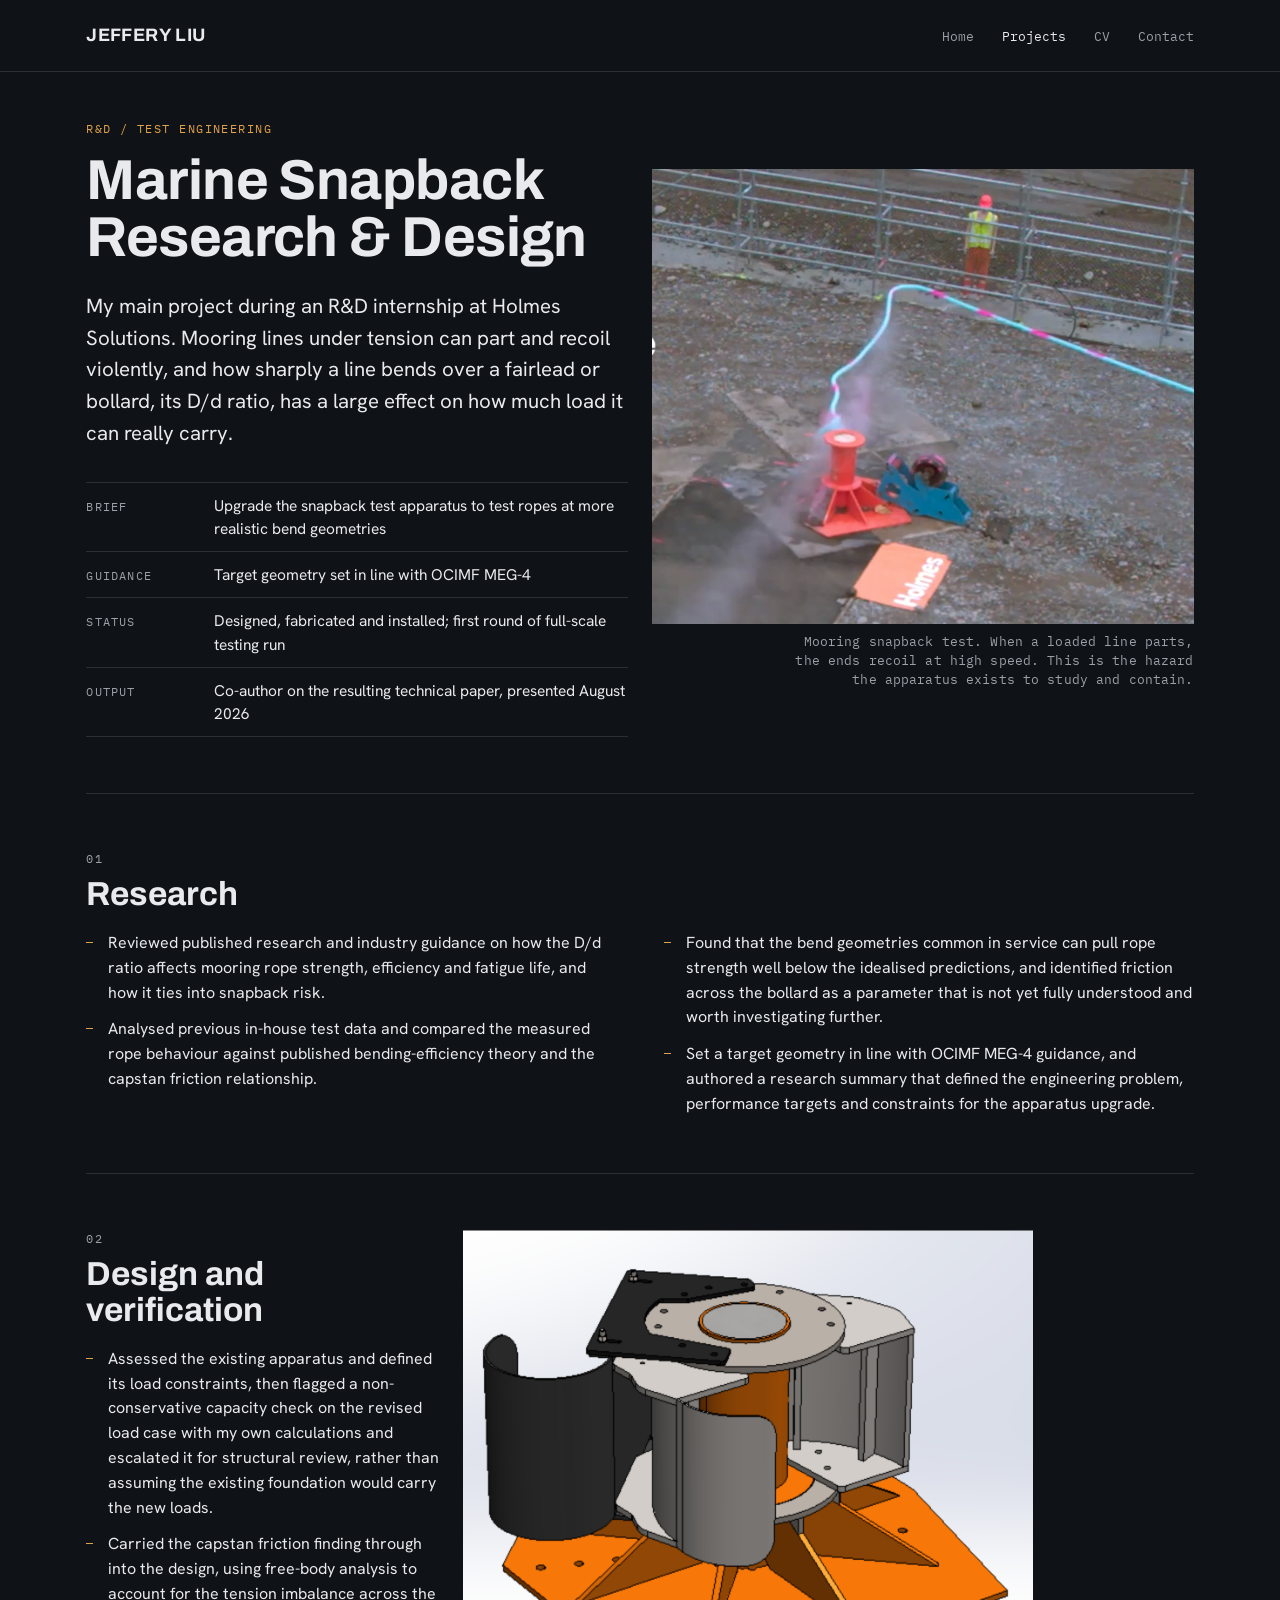
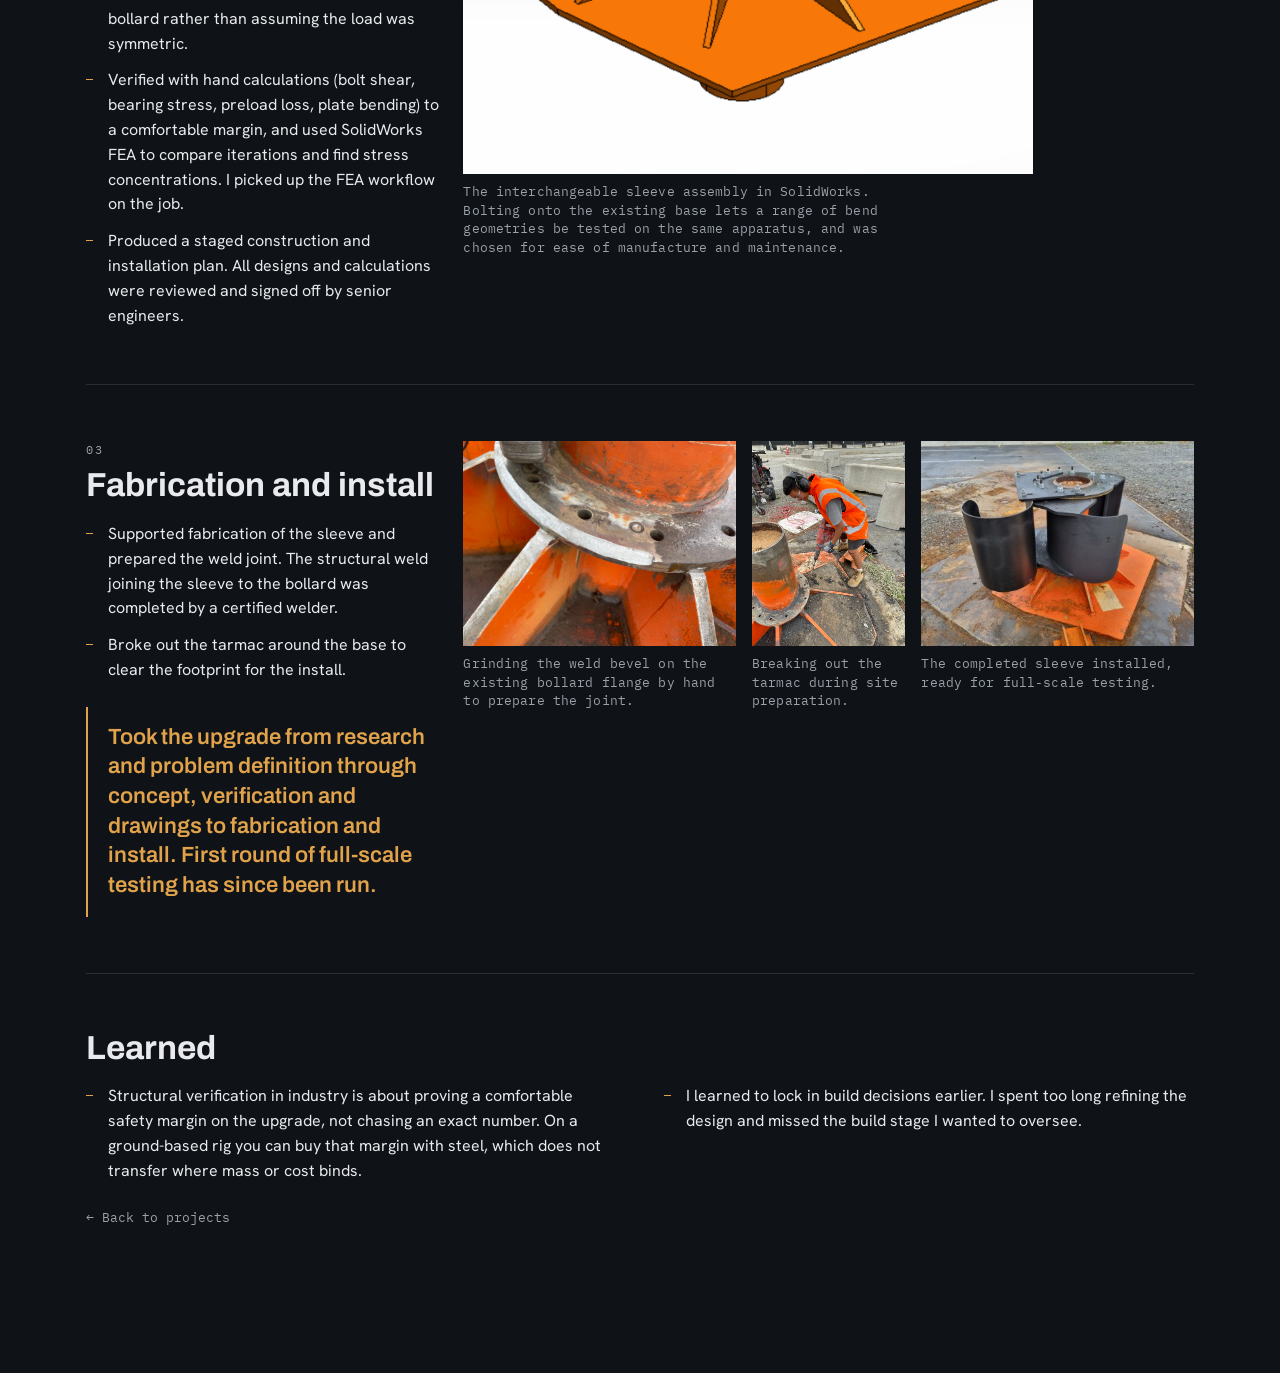
<file: holmes.html>
<!DOCTYPE html>
<html lang="en-NZ">
<head>
  <meta charset="UTF-8">
  <meta name="viewport" content="width=device-width, initial-scale=1.0">
  <!-- NOINDEX: keeps the site out of search engines. Delete the next line when ready to be indexed. -->
  <meta name="robots" content="noindex">
  <title>Jeffery Liu | Marine Snapback Research &amp; Design</title>

  <link rel="preconnect" href="https://fonts.googleapis.com">
  <link rel="preconnect" href="https://fonts.gstatic.com" crossorigin>
  <link href="https://fonts.googleapis.com/css2?family=Archivo:wght@500;600;700&family=Hanken+Grotesk:wght@400;500&family=IBM+Plex+Mono:wght@400;500&display=swap" rel="stylesheet">

  <link rel="stylesheet" href="boards.css">
  <link rel="stylesheet" href="motion.css">
  <script src="motion.js" defer></script>
  <script src="boards.js" defer></script>
</head>
<body>

  <header class="topbar">
    <div class="topbar-inner">
      <a class="wordmark" href="index.html">JEFFERY LIU</a>
      <nav class="nav">
        <a href="index.html">Home</a>
        <a href="projects.html" class="active">Projects</a>
        <a href="cv.html">CV</a>
        <a href="contact.html">Contact</a>
      </nav>
    </div>
  </header>

  <main class="page">

    <!-- ===== Hero ===== -->
    <section class="board hero">
      <div class="c1-6">
        <p class="detail-category">R&amp;D / Test Engineering</p>
        <h1 class="detail-title">Marine Snapback Research &amp; Design</h1>
        <p class="standfirst">My main project during an R&amp;D internship at Holmes Solutions. Mooring lines under tension can part and recoil violently, and how sharply a line bends over a fairlead or bollard, its D/d ratio, has a large effect on how much load it can really carry.</p>
        <dl class="facts">
          <div><dt>Brief</dt><dd>Upgrade the snapback test apparatus to test ropes at more realistic bend geometries</dd></div>
          <div><dt>Guidance</dt><dd>Target geometry set in line with OCIMF MEG-4</dd></div>
          <div><dt>Status</dt><dd>Designed, fabricated and installed; first round of full-scale testing run</dd></div>
          <div><dt>Output</dt><dd>Co-author on the resulting technical paper, presented August 2026</dd></div>
        </dl>
      </div>
      <figure class="c7-12 hero-media">
        <img class="shot" src="images/web/holmes1.jpg" width="1216" height="1022" alt="Mooring snapback test with a loaded line recoiling at high speed">
        <figcaption>Mooring snapback test. When a loaded line parts, the ends recoil at high speed. This is the hazard the apparatus exists to study and contain.</figcaption>
      </figure>
    </section>

    <!-- ===== 01 Research ===== -->
    <section class="board">
      <div class="c-full">
        <p class="board-num">01</p>
        <h2 class="board-title">Research</h2>
        <ul class="did-list two-col">
          <li>Reviewed published research and industry guidance on how the D/d ratio affects mooring rope strength, efficiency and fatigue life, and how it ties into snapback risk.</li>
          <li>Analysed previous in-house test data and compared the measured rope behaviour against published bending-efficiency theory and the capstan friction relationship.</li>
          <li>Found that the bend geometries common in service can pull rope strength well below the idealised predictions, and identified friction across the bollard as a parameter that is not yet fully understood and worth investigating further.</li>
          <li>Set a target geometry in line with OCIMF MEG-4 guidance, and authored a research summary that defined the engineering problem, performance targets and constraints for the apparatus upgrade.</li>
        </ul>
      </div>
    </section>

    <!-- ===== 02 Design and verification ===== -->
    <section class="board">
      <div class="c1-4 mid">
        <p class="board-num">02</p>
        <h2 class="board-title">Design and verification</h2>
        <ul class="did-list">
          <li>Assessed the existing apparatus and defined its load constraints, then flagged a non-conservative capacity check on the revised load case with my own calculations and escalated it for structural review, rather than assuming the existing foundation would carry the new loads.</li>
          <li>Carried the capstan friction finding through into the design, using free-body analysis to account for the tension imbalance across the bollard rather than assuming the load was symmetric.</li>
          <li>Verified with hand calculations (bolt shear, bearing stress, preload loss, plate bending) to a comfortable margin, and used SolidWorks FEA to compare iterations and find stress concentrations. I picked up the FEA workflow on the job.</li>
          <li>Produced a staged construction and installation plan. All designs and calculations were reviewed and signed off by senior engineers.</li>
        </ul>
      </div>
      <figure class="c5-12" style="width: 78%">
        <img class="shot" style="--ar: 1.046" src="images/Screenshot%202026-06-26%20125144.png" width="1308" height="1250" loading="lazy" decoding="async" alt="The interchangeable sleeve assembly modelled in SolidWorks">
        <figcaption>The interchangeable sleeve assembly in SolidWorks. Bolting onto the existing base lets a range of bend geometries be tested on the same apparatus, and was chosen for ease of manufacture and maintenance.</figcaption>
      </figure>
    </section>

    <!-- ===== 03 Fabrication and install ===== -->
    <section class="board">
      <div class="c1-4 mid">
        <p class="board-num">03</p>
        <h2 class="board-title">Fabrication and install</h2>
        <ul class="did-list">
          <li>Supported fabrication of the sleeve and prepared the weld joint. The structural weld joining the sleeve to the bollard was completed by a certified welder.</li>
          <li>Broke out the tarmac around the base to clear the footprint for the install.</li>
        </ul>
        <p class="result-line">Took the upgrade from research and problem definition through concept, verification and drawings to fabrication and install. First round of full-scale testing has since been run.</p>
      </div>
      <div class="c5-12 jrow">
        <figure style="--ar: 1.333">
          <img class="shot" src="images/web/IMG_1123.jpg" width="1600" height="1200" loading="lazy" decoding="async" alt="Close-up of the ground weld bevel on the orange bollard flange">
          <figcaption>Grinding the weld bevel on the existing bollard flange by hand to prepare the joint.</figcaption>
        </figure>
        <figure style="--ar: 0.75">
          <img class="shot" src="images/web/IMG_1118.jpg" width="1200" height="1600" loading="lazy" decoding="async" alt="Person in an orange hi-vis vest using a red breaker on tarmac around the base">
          <figcaption>Breaking out the tarmac during site preparation.</figcaption>
        </figure>
        <figure style="--ar: 1.331">
          <img class="shot" src="images/holmes2.jpg" width="398" height="299" loading="lazy" decoding="async" alt="The fabricated sleeve halves with mounting plate on the orange base plate">
          <figcaption>The completed sleeve installed, ready for full-scale testing.</figcaption>
        </figure>
      </div>
    </section>

    <!-- ===== Learned ===== -->
    <section class="board closing">
      <div class="c-full">
        <h2 class="board-title">Learned</h2>
        <ul class="did-list two-col">
          <li>Structural verification in industry is about proving a comfortable safety margin on the upgrade, not chasing an exact number. On a ground-based rig you can buy that margin with steel, which does not transfer where mass or cost binds.</li>
          <li>I learned to lock in build decisions earlier. I spent too long refining the design and missed the build stage I wanted to oversee.</li>
        </ul>
      </div>
      <a class="back-link c-full" href="projects.html">&larr; Back to projects</a>
    </section>

  </main>

</body>
</html>
</file>
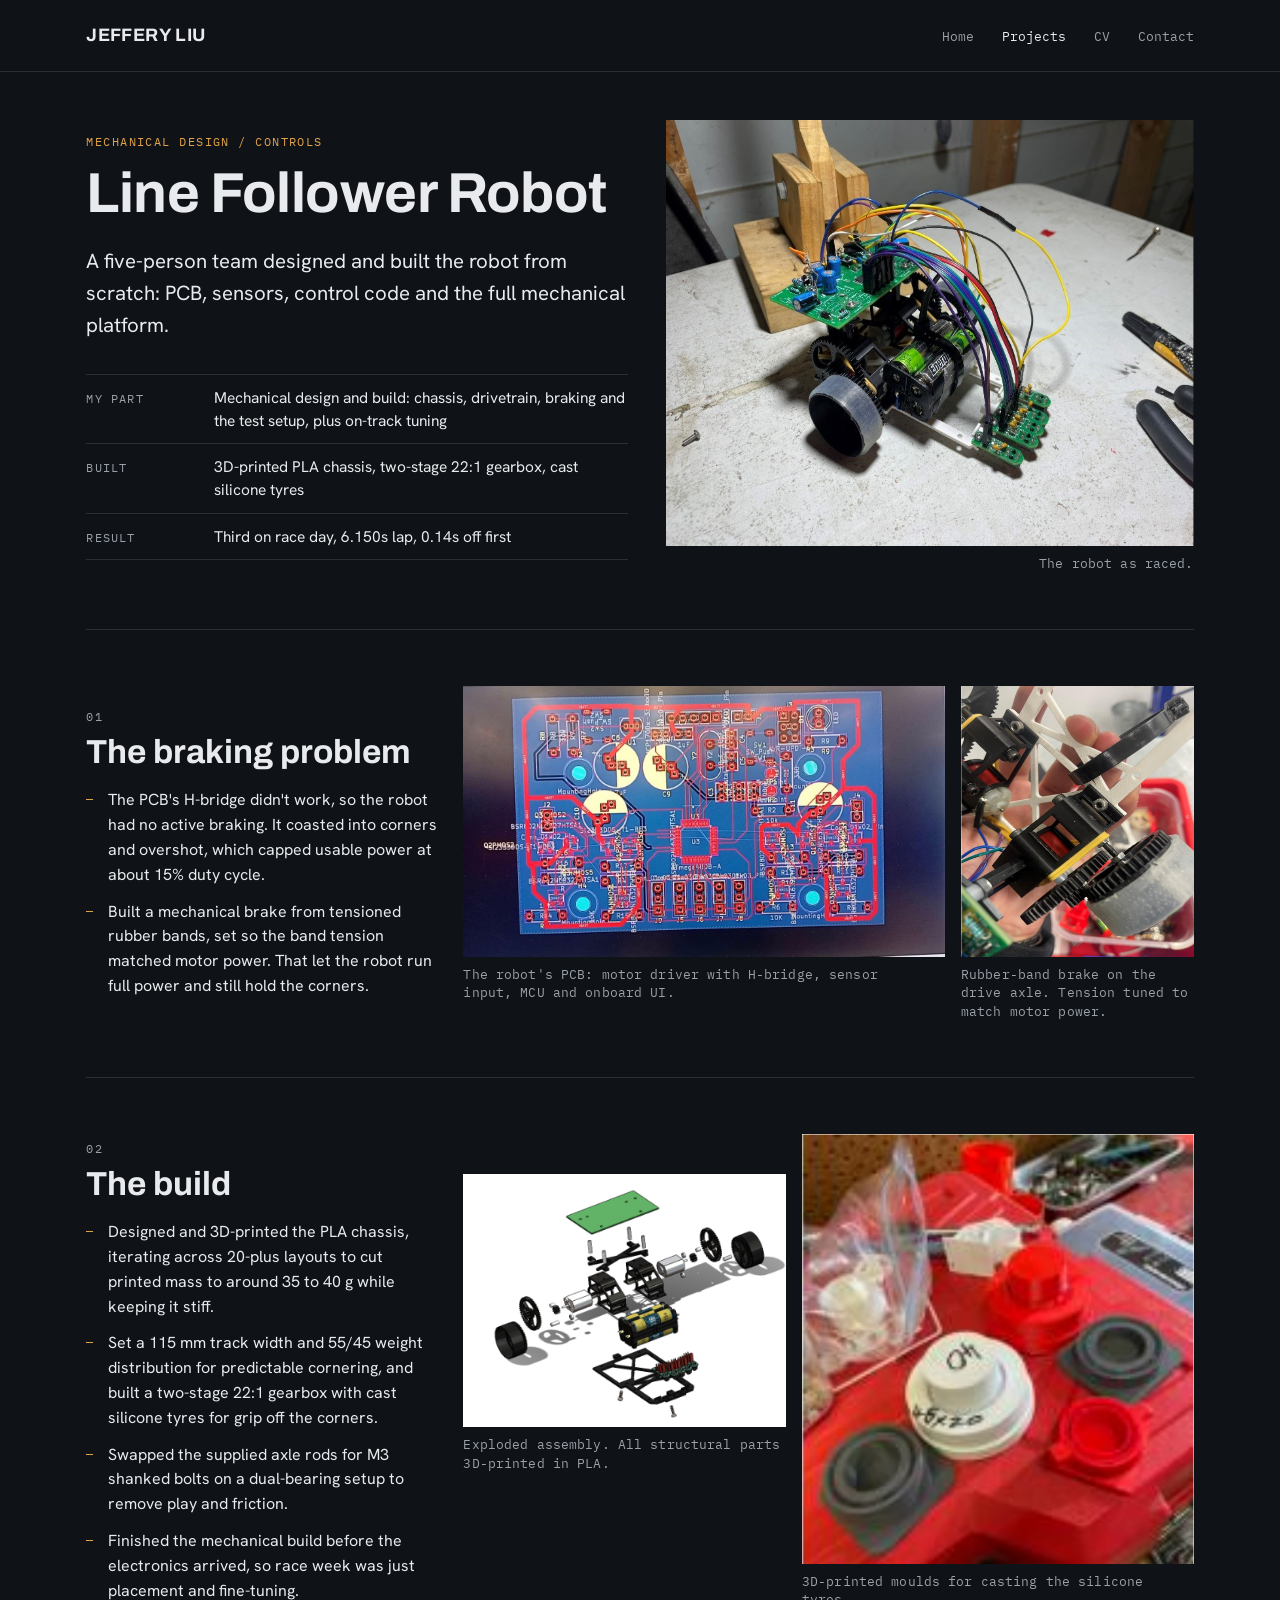
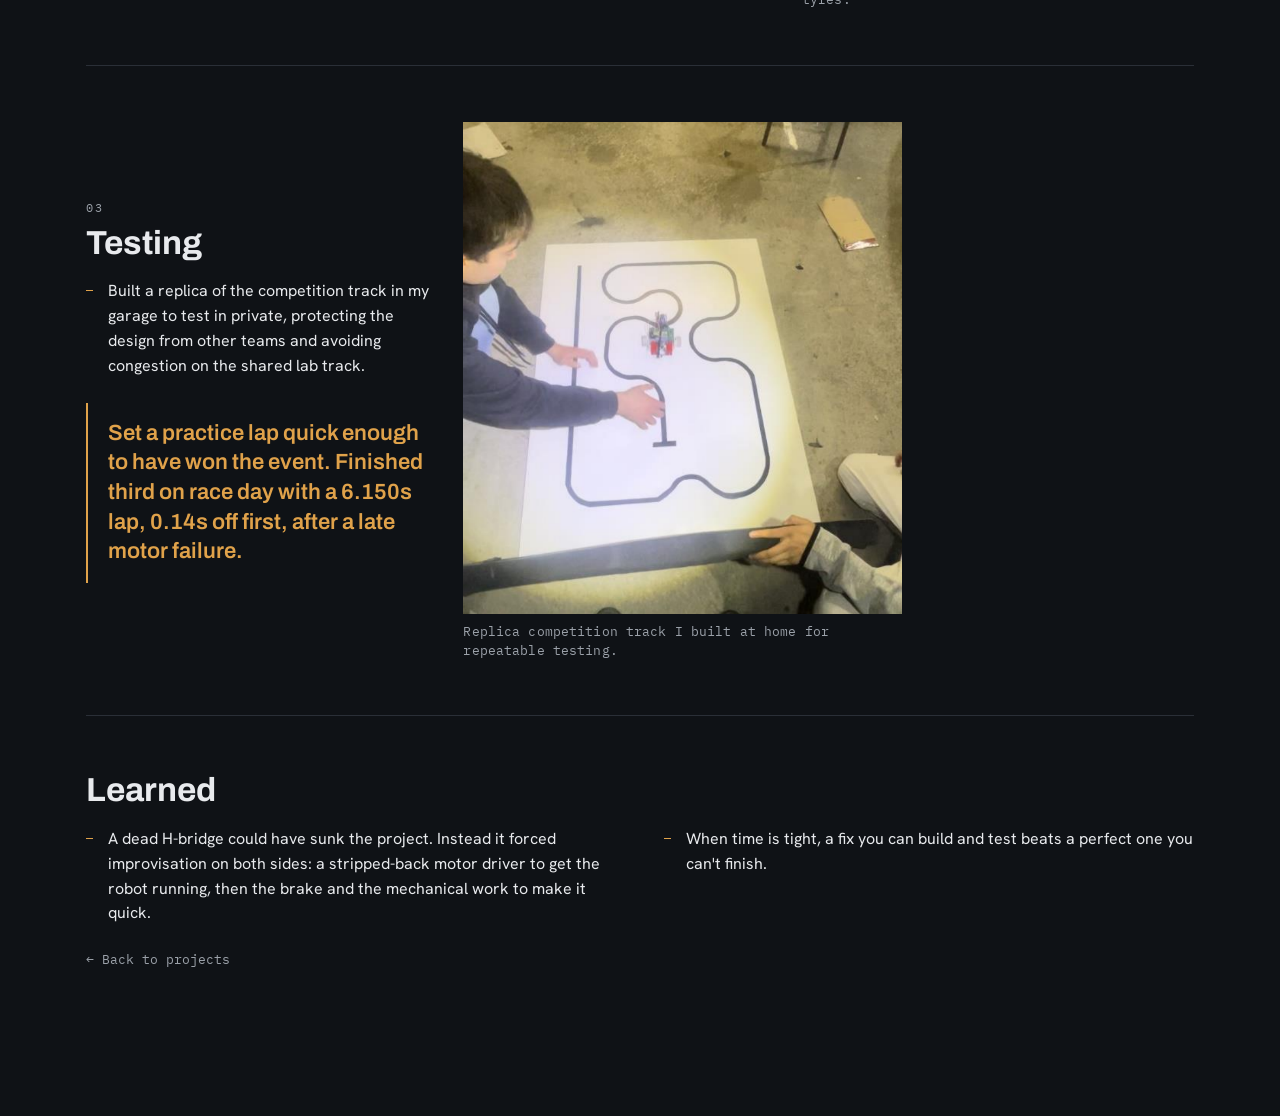
<file: line-follower.html>
<!DOCTYPE html>
<html lang="en-NZ">
<head>
  <meta charset="UTF-8">
  <meta name="viewport" content="width=device-width, initial-scale=1.0">
  <!-- NOINDEX: keeps the site out of search engines. Delete the next line when ready to be indexed. -->
  <meta name="robots" content="noindex">
  <title>Jeffery Liu | Line Follower Robot</title>

  <link rel="preconnect" href="https://fonts.googleapis.com">
  <link rel="preconnect" href="https://fonts.gstatic.com" crossorigin>
  <link href="https://fonts.googleapis.com/css2?family=Archivo:wght@500;600;700&family=Hanken+Grotesk:wght@400;500&family=IBM+Plex+Mono:wght@400;500&display=swap" rel="stylesheet">

  <link rel="stylesheet" href="boards.css">
  <link rel="stylesheet" href="motion.css">
  <script src="motion.js" defer></script>
  <script src="boards.js" defer></script>
</head>
<body>

  <header class="topbar">
    <div class="topbar-inner">
      <a class="wordmark" href="index.html">JEFFERY LIU</a>
      <nav class="nav">
        <a href="index.html">Home</a>
        <a href="projects.html" class="active">Projects</a>
        <a href="cv.html">CV</a>
        <a href="contact.html">Contact</a>
      </nav>
    </div>
  </header>

  <main class="page">

    <!-- ===== Hero ===== -->
    <section class="board hero">
      <div class="c1-6">
        <p class="detail-category">Mechanical Design / Controls</p>
        <h1 class="detail-title">Line Follower Robot</h1>
        <p class="standfirst">A five-person team designed and built the robot from scratch: PCB, sensors, control code and the full mechanical platform.</p>
        <dl class="facts">
          <div><dt>My part</dt><dd>Mechanical design and build: chassis, drivetrain, braking and the test setup, plus on-track tuning</dd></div>
          <div><dt>Built</dt><dd>3D-printed PLA chassis, two-stage 22:1 gearbox, cast silicone tyres</dd></div>
          <div><dt>Result</dt><dd>Third on race day, 6.150s lap, 0.14s off first</dd></div>
        </dl>
      </div>
      <figure class="c7-12 hero-media">
        <img class="shot" src="images/linefollower1.png" width="528" height="426" alt="The finished line follower robot as raced">
        <figcaption>The robot as raced.</figcaption>
      </figure>
    </section>

    <!-- ===== 01 The braking problem ===== -->
    <section class="board">
      <div class="c1-4 mid">
        <p class="board-num">01</p>
        <h2 class="board-title">The braking problem</h2>
        <ul class="did-list">
          <li>The PCB's H-bridge didn't work, so the robot had no active braking. It coasted into corners and overshot, which capped usable power at about 15% duty cycle.</li>
          <li>Built a mechanical brake from tensioned rubber bands, set so the band tension matched motor power. That let the robot run full power and still hold the corners.</li>
        </ul>
      </div>
      <div class="c5-12 jrow">
        <figure style="--ar: 1.778">
          <img class="shot" src="images/linefollower3.jpg" width="1280" height="720" loading="lazy" decoding="async" alt="KiCad PCB layout for the line follower robot: motor driver H-bridge, sensor input headers, ATmega4808 MCU, and push-button/LED user interface">
          <figcaption>The robot's PCB: motor driver with H-bridge, sensor input, MCU and onboard UI.</figcaption>
        </figure>
        <figure style="--ar: 0.859">
          <img class="shot" src="images/Screenshot%202026-06-29%20195452.png" width="867" height="1009" loading="lazy" decoding="async" alt="Rubber-band brake on the drive axle">
          <figcaption>Rubber-band brake on the drive axle. Tension tuned to match motor power.</figcaption>
        </figure>
      </div>
    </section>

    <!-- ===== 02 The build ===== -->
    <section class="board">
      <div class="c1-4 mid">
        <p class="board-num">02</p>
        <h2 class="board-title">The build</h2>
        <ul class="did-list">
          <li>Designed and 3D-printed the PLA chassis, iterating across 20-plus layouts to cut printed mass to around 35 to 40 g while keeping it stiff.</li>
          <li>Set a 115 mm track width and 55/45 weight distribution for predictable cornering, and built a two-stage 22:1 gearbox with cast silicone tyres for grip off the corners.</li>
          <li>Swapped the supplied axle rods for M3 shanked bolts on a dual-bearing setup to remove play and friction.</li>
          <li>Finished the mechanical build before the electronics arrived, so race week was just placement and fine-tuning.</li>
        </ul>
      </div>
      <div class="c5-12 jrow">
        <figure class="drop" style="--ar: 1.271; --w: 0.75; --drop: 40px">
          <img class="shot" src="images/linefollower2.png" width="408" height="321" loading="lazy" decoding="async" alt="Exploded assembly of the line follower robot, all structural parts 3D-printed in PLA">
          <figcaption>Exploded assembly. All structural parts 3D-printed in PLA.</figcaption>
        </figure>
        <figure style="--ar: 0.911">
          <img class="shot" src="images/Screenshot%202026-06-29%20195440.png" width="757" height="831" loading="lazy" decoding="async" alt="3D-printed moulds for casting the silicone tyres">
          <figcaption>3D-printed moulds for casting the silicone tyres.</figcaption>
        </figure>
      </div>
    </section>

    <!-- ===== 03 Testing ===== -->
    <section class="board">
      <div class="c1-4 mid">
        <p class="board-num">03</p>
        <h2 class="board-title">Testing</h2>
        <ul class="did-list">
          <li>Built a replica of the competition track in my garage to test in private, protecting the design from other teams and avoiding congestion on the shared lab track.</li>
        </ul>
        <p class="result-line">Set a practice lap quick enough to have won the event. Finished third on race day with a 6.150s lap, 0.14s off first, after a late motor failure.</p>
      </div>
      <figure class="c5-12" style="width: 60%">
        <img class="shot" style="--ar: 0.891" src="images/Screenshot%202026-06-29%20195512.png" width="808" height="907" loading="lazy" decoding="async" alt="Replica competition track built at home for repeatable testing">
        <figcaption>Replica competition track I built at home for repeatable testing.</figcaption>
      </figure>
    </section>

    <!-- ===== Learned ===== -->
    <section class="board closing">
      <div class="c-full">
        <h2 class="board-title">Learned</h2>
        <ul class="did-list two-col">
          <li>A dead H-bridge could have sunk the project. Instead it forced improvisation on both sides: a stripped-back motor driver to get the robot running, then the brake and the mechanical work to make it quick.</li>
          <li>When time is tight, a fix you can build and test beats a perfect one you can't finish.</li>
        </ul>
      </div>
      <a class="back-link c-full" href="projects.html">&larr; Back to projects</a>
    </section>

  </main>

</body>
</html>
</file>
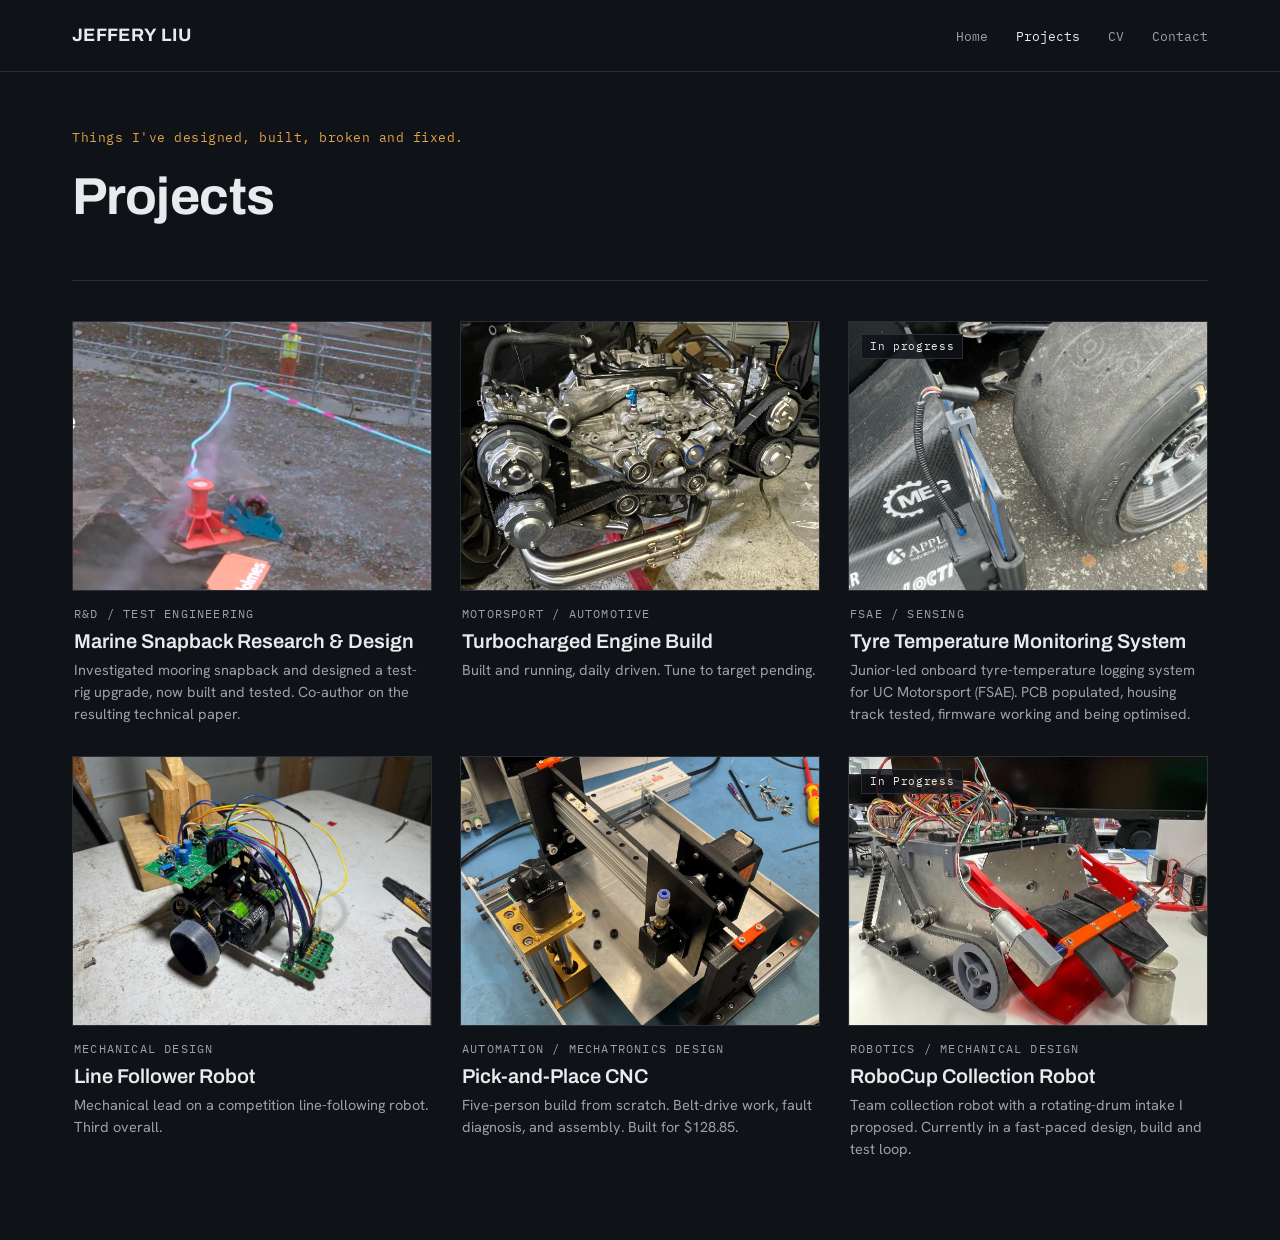
<file: projects.html>
<!DOCTYPE html>
<html lang="en-NZ">
<head>
  <meta charset="UTF-8">
  <meta name="viewport" content="width=device-width, initial-scale=1.0">
  <!-- NOINDEX: keeps the site out of search engines. Delete the next line when ready to be indexed. -->
  <meta name="robots" content="noindex">
  <title>Jeffery Liu | Projects</title>

  <!-- Fonts: Archivo (headings), Hanken Grotesk (body), IBM Plex Mono (labels/specs) -->
  <link rel="preconnect" href="https://fonts.googleapis.com">
  <link rel="preconnect" href="https://fonts.gstatic.com" crossorigin>
  <link href="https://fonts.googleapis.com/css2?family=Archivo:wght@500;600;700&family=Hanken+Grotesk:wght@400;500&family=IBM+Plex+Mono:wght@400;500&display=swap" rel="stylesheet">

  <style>
    /* ---------- Colour system (from the design note) ---------- */
    :root {
      --bg:        #0F1216;  /* near-black charcoal base */
      --panel:     #171B21;  /* raised cards */
      --hairline:  #2A2F37;  /* borders / rules */
      --text:      #E8EAED;  /* primary off-white */
      --muted:     #9BA1A9;  /* secondary text */
      --navy:      #1F3864;  /* structural brand navy (CV navy) */
      --accent:    #E0A24A;  /* warm amber, the one personality colour */

      --maxw: 1200px;
    }

    * { box-sizing: border-box; }

    html, body { margin: 0; padding: 0; }

    body {
      background: var(--bg);
      color: var(--text);
      font-family: "Hanken Grotesk", sans-serif;
      font-weight: 400;
      line-height: 1.5;
      -webkit-font-smoothing: antialiased;
    }

    a { color: inherit; text-decoration: none; }

    /* ---------- Top bar ---------- */
    .topbar {
      border-bottom: 1px solid var(--hairline);
    }
    .topbar-inner {
      max-width: var(--maxw);
      margin: 0 auto;
      padding: 22px 32px;
      display: flex;
      align-items: baseline;
      justify-content: space-between;
      gap: 24px;
    }
    .wordmark {
      font-family: "Archivo", sans-serif;
      font-weight: 700;
      font-size: 18px;
      letter-spacing: 0.02em;
    }
    .nav {
      display: flex;
      gap: 28px;
      font-family: "IBM Plex Mono", monospace;
      font-size: 13px;
      color: var(--muted);
    }
    .nav a:hover { color: var(--text); }
    .nav a.active { color: var(--text); }

    /* ---------- Page head ---------- */
    .page-head {
      max-width: var(--maxw);
      margin: 0 auto;
      padding: 56px 32px 28px;
    }
    .page-kicker {
      font-family: "IBM Plex Mono", monospace;
      font-size: 12px;
      letter-spacing: 0.12em;
      text-transform: uppercase;
      color: var(--accent);
      margin: 0 0 14px;
    }
    /* amber standfirst, same treatment as the home hero kicker */
    .page-standfirst {
      font-family: "IBM Plex Mono", monospace;
      font-size: 13px;
      letter-spacing: 0.04em;
      color: var(--accent);
      margin: 0 0 22px;
    }
    .page-title {
      font-family: "Archivo", sans-serif;
      font-weight: 700;
      font-size: clamp(34px, 5vw, 52px);
      line-height: 1.05;
      margin: 0;
      letter-spacing: -0.01em;
    }

    /* thin rule under the head, technical-document texture */
    .rule {
      max-width: var(--maxw);
      margin: 28px auto 0;
      padding: 0 32px;
    }
    .rule hr {
      border: 0;
      border-top: 1px solid var(--hairline);
      margin: 0;
    }

    /* ---------- Project grid ---------- */
    .grid-wrap {
      max-width: var(--maxw);
      margin: 0 auto;
      padding: 40px 32px 80px;
    }
    .grid {
      display: grid;
      grid-template-columns: repeat(3, 1fr);
      gap: 32px 28px;
    }
    @media (max-width: 900px) {
      .grid { grid-template-columns: repeat(2, 1fr); }
    }
    @media (max-width: 560px) {
      .grid { grid-template-columns: 1fr; }
    }

    .card { display: block; }

    /* fixed aspect ratio so the grid reads deliberate regardless of photo */
    .thumb {
      position: relative;
      aspect-ratio: 4 / 3;
      background: var(--panel);
      border: 1px solid var(--hairline);
      overflow: hidden;
      transition: border-color 0.15s ease;
    }
    .card:hover .thumb { border-color: var(--accent); }

    /* real thumbnail photo fills the fixed 4:3 box */
    .thumb .thumb-img {
      position: absolute;
      inset: 0;
      width: 100%;
      height: 100%;
      object-fit: cover;
      display: block;
    }

    /* placeholder thumbnail marker (no real photos yet) */
    .thumb .placeholder {
      position: absolute;
      inset: 0;
      display: flex;
      align-items: center;
      justify-content: center;
      font-family: "IBM Plex Mono", monospace;
      font-size: 12px;
      letter-spacing: 0.08em;
      color: #4A515B;
    }

    /* status tag for in-progress projects, top-left of thumb */
    .thumb .status {
      position: absolute;
      top: 12px;
      left: 12px;
      font-family: "IBM Plex Mono", monospace;
      font-size: 11px;
      letter-spacing: 0.06em;
      color: var(--text);
      background: rgba(15, 18, 22, 0.82);
      border: 1px solid var(--hairline);
      padding: 3px 8px;
    }

    /* text block under the thumbnail */
    .card-body { padding: 14px 2px 0; }

    .category {
      font-family: "IBM Plex Mono", monospace;
      font-size: 12px;
      letter-spacing: 0.1em;
      text-transform: uppercase;
      color: var(--muted);
      margin: 0 0 6px;
    }
    .card-title {
      font-family: "Archivo", sans-serif;
      font-weight: 600;
      font-size: 20px;
      line-height: 1.2;
      margin: 0 0 6px;
    }
    .card:hover .card-title { color: var(--accent); }

    .caption {
      font-size: 14.5px;
      color: var(--muted);
      margin: 0;
    }
    /* obvious placeholder styling so copy is clearly not written yet */
    .caption.placeholder-copy {
      font-style: italic;
      color: #6B727B;
    }
  </style>

  <link rel="stylesheet" href="motion.css">
  <script src="motion.js" defer></script>
</head>
<body>

  <header class="topbar">
    <div class="topbar-inner">
      <a class="wordmark" href="index.html">JEFFERY LIU</a>
      <nav class="nav">
        <a href="index.html">Home</a>
        <a href="projects.html" class="active">Projects</a>
        <a href="cv.html">CV</a>
        <a href="contact.html">Contact</a>
      </nav>
    </div>
  </header>

  <section class="page-head">
    <p class="page-standfirst">Things I've designed, built, broken and fixed.</p>
    <h1 class="page-title">Projects</h1>
  </section>
  <div class="rule"><hr></div>

  <main class="grid-wrap">
    <div class="grid">

      <!-- 1. Holmes -->
      <a class="card" href="holmes.html">
        <div class="thumb">
          <img class="thumb-img" src="images/holmes1.png" alt="Mooring snapback test with a loaded line recoiling at high speed">
        </div>
        <div class="card-body">
          <p class="category">R&amp;D / Test Engineering</p>
          <h2 class="card-title">Marine Snapback Research &amp; Design</h2>
          <p class="caption">Investigated mooring snapback and designed a test-rig upgrade, now built and tested. Co-author on the resulting technical paper.</p>
        </div>
      </a>

      <!-- 2. Engine -->
      <a class="card" href="engine.html">
        <div class="thumb">
          <img class="thumb-img" src="images/engine5.jpeg" alt="The rebuilt engine on the stand with the timing gear exposed">
        </div>
        <div class="card-body">
          <p class="category">Motorsport / Automotive</p>
          <h2 class="card-title">Turbocharged Engine Build</h2>
          <p class="caption">Built and running, daily driven. Tune to target pending.</p>
        </div>
      </a>

      <!-- 3. Tyre Temperature Monitoring System -->
      <a class="card" href="ttms.html">
        <div class="thumb">
          <img class="thumb-img" src="images/tyre7.jpeg" alt="The housing and sensor mount clipped onto the car">
          <div class="status">In progress</div>
        </div>
        <div class="card-body">
          <p class="category">FSAE / Sensing</p>
          <h2 class="card-title">Tyre Temperature Monitoring System</h2>
          <p class="caption">Junior-led onboard tyre-temperature logging system for UC Motorsport (FSAE). PCB populated, housing track tested, firmware working and being optimised.</p>
        </div>
      </a>

      <!-- 4. Line Follower -->
      <a class="card" href="line-follower.html">
        <div class="thumb">
          <img class="thumb-img" src="images/linefollower1.png" alt="The finished line follower robot as raced">
        </div>
        <div class="card-body">
          <p class="category">Mechanical Design</p>
          <h2 class="card-title">Line Follower Robot</h2>
          <p class="caption">Mechanical lead on a competition line-following robot. Third overall.</p>
        </div>
      </a>

      <!-- 5. Pick-and-Place CNC -->
      <a class="card" href="cnc.html">
        <div class="thumb">
          <img class="thumb-img" src="images/cnc1.jpg" alt="Assembled pick-and-place CNC prototype on a workbench" style="object-fit: cover; object-position: center 40%;">
        </div>
        <div class="card-body">
          <p class="category">Automation / Mechatronics Design</p>
          <h2 class="card-title">Pick-and-Place CNC</h2>
          <p class="caption">Five-person build from scratch. Belt-drive work, fault diagnosis, and assembly. Built for $128.85.</p>
        </div>
      </a>

      <!-- 6. RoboCup -->
      <a class="card" href="robocup.html">
        <div class="thumb">
          <img class="thumb-img" src="images/robocup_collection_mechanism.jpeg" alt="The collection mechanism shown next to a weight for scale">
          <div class="status">In Progress</div>
        </div>
        <div class="card-body">
          <p class="category">Robotics / Mechanical design</p>
          <h2 class="card-title">RoboCup Collection Robot</h2>
          <p class="caption">Team collection robot with a rotating-drum intake I proposed. Currently in a fast-paced design, build and test loop.</p>
        </div>
      </a>

    </div>
  </main>

</body>
</html>
</file>
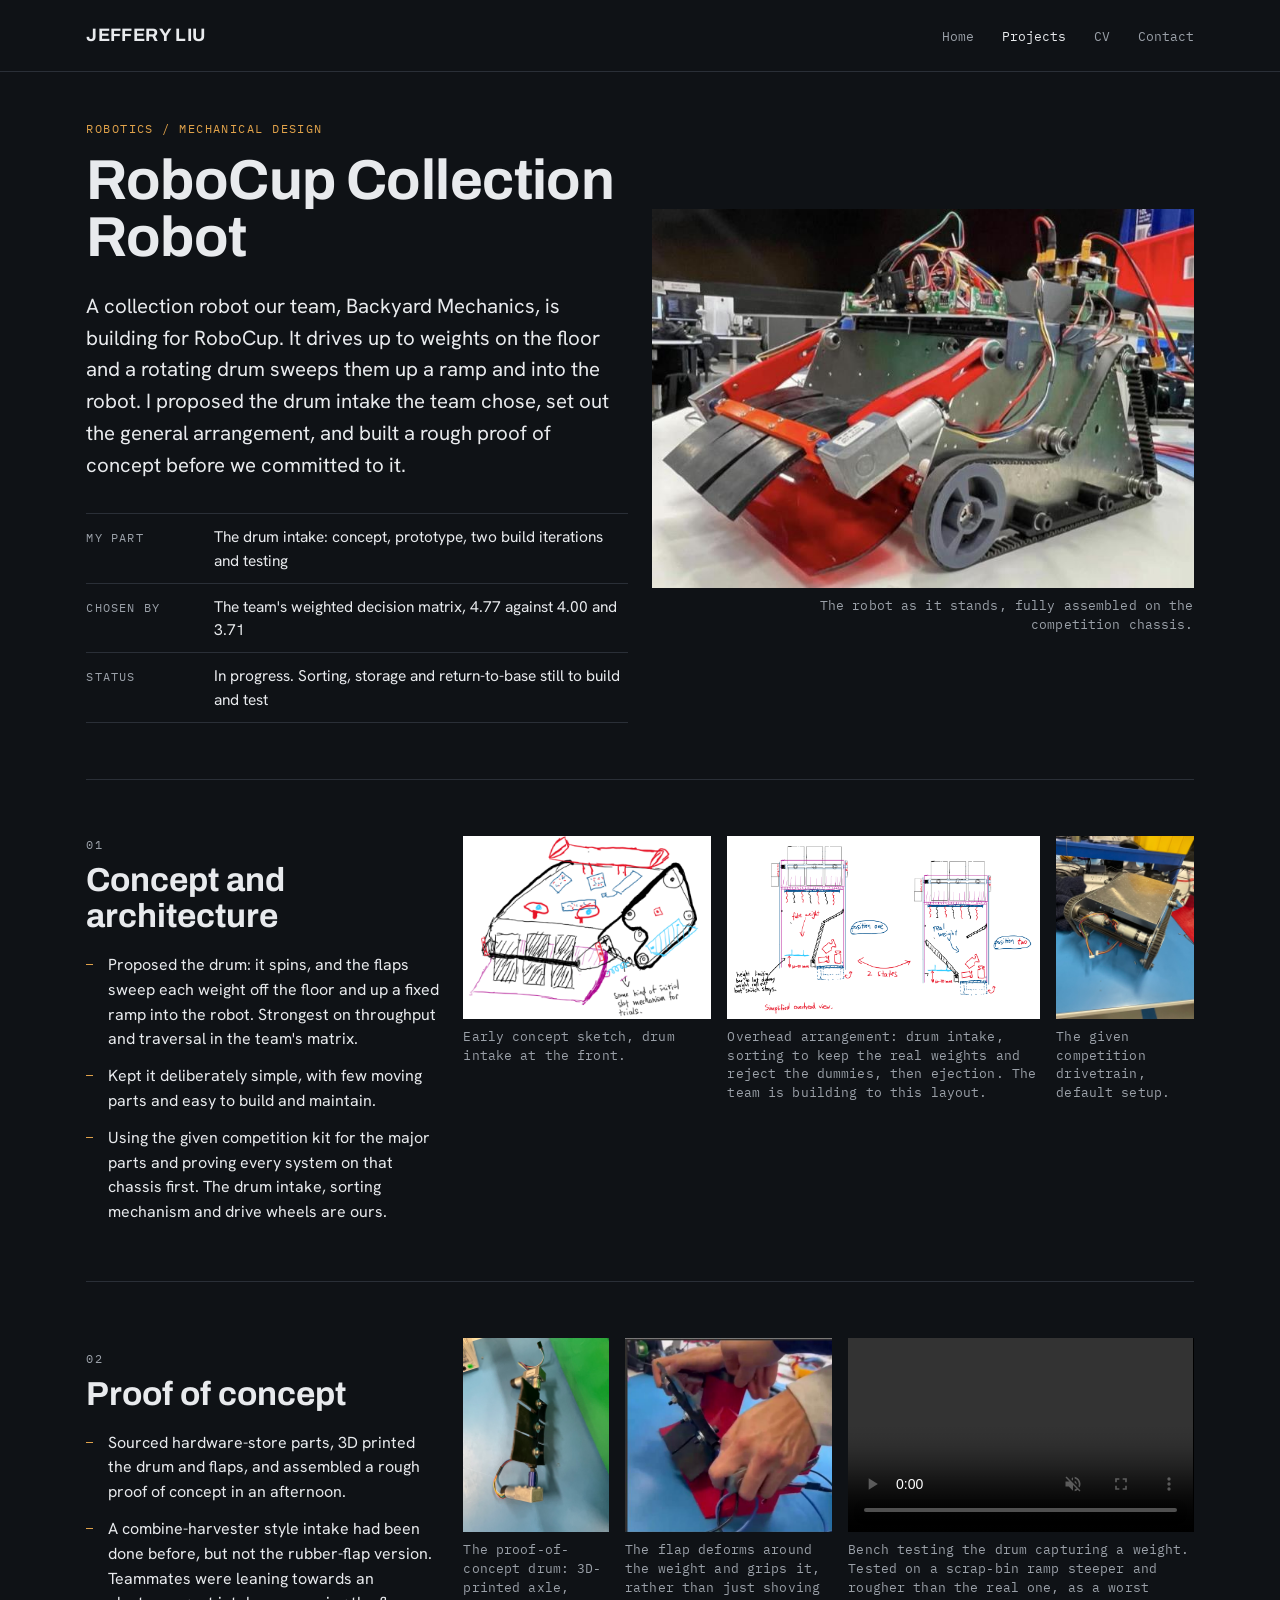
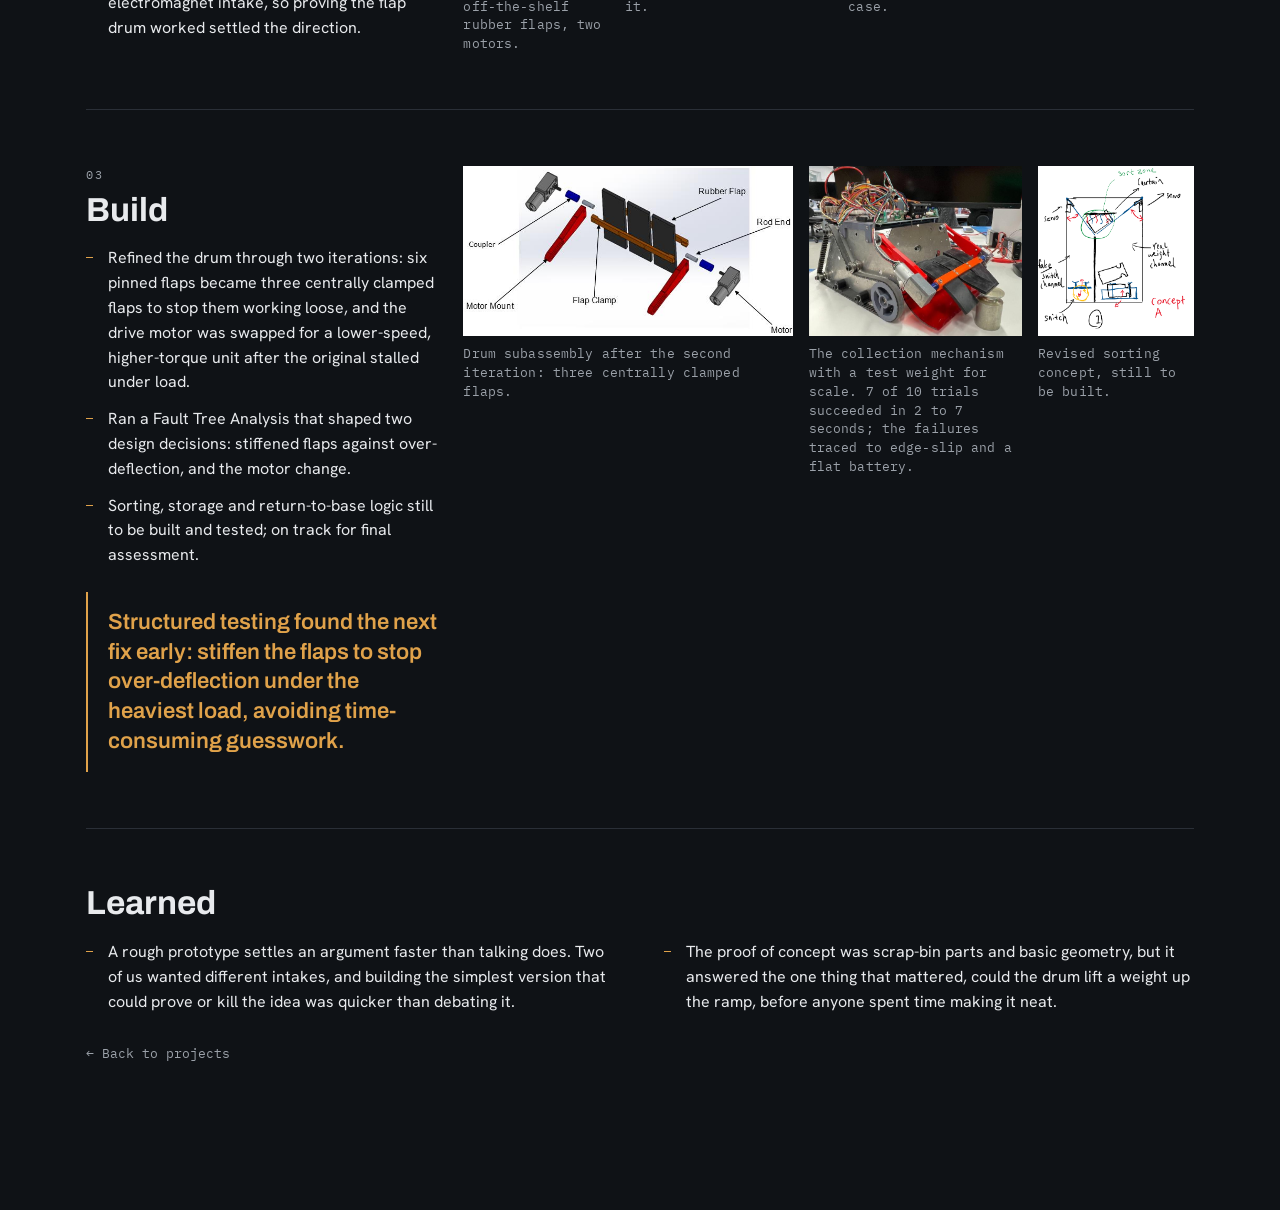
<file: robocup.html>
<!DOCTYPE html>
<html lang="en-NZ">
<head>
  <meta charset="UTF-8">
  <meta name="viewport" content="width=device-width, initial-scale=1.0">
  <!-- NOINDEX: keeps the site out of search engines. Delete the next line when ready to be indexed. -->
  <meta name="robots" content="noindex">
  <title>Jeffery Liu | RoboCup Collection Robot</title>

  <link rel="preconnect" href="https://fonts.googleapis.com">
  <link rel="preconnect" href="https://fonts.gstatic.com" crossorigin>
  <link href="https://fonts.googleapis.com/css2?family=Archivo:wght@500;600;700&family=Hanken+Grotesk:wght@400;500&family=IBM+Plex+Mono:wght@400;500&display=swap" rel="stylesheet">

  <link rel="stylesheet" href="boards.css">
  <link rel="stylesheet" href="motion.css">
  <script src="motion.js" defer></script>
  <script src="boards.js" defer></script>
</head>
<body>

  <header class="topbar">
    <div class="topbar-inner">
      <a class="wordmark" href="index.html">JEFFERY LIU</a>
      <nav class="nav">
        <a href="index.html">Home</a>
        <a href="projects.html" class="active">Projects</a>
        <a href="cv.html">CV</a>
        <a href="contact.html">Contact</a>
      </nav>
    </div>
  </header>

  <main class="page">

    <!-- ===== Hero ===== -->
    <section class="board hero">
      <div class="c1-6">
        <p class="detail-category">Robotics / Mechanical design</p>
        <h1 class="detail-title">RoboCup Collection Robot</h1>
        <p class="standfirst">A collection robot our team, Backyard Mechanics, is building for RoboCup. It drives up to weights on the floor and a rotating drum sweeps them up a ramp and into the robot. I proposed the drum intake the team chose, set out the general arrangement, and built a rough proof of concept before we committed to it.</p>
        <dl class="facts">
          <div><dt>My part</dt><dd>The drum intake: concept, prototype, two build iterations and testing</dd></div>
          <div><dt>Chosen by</dt><dd>The team's weighted decision matrix, 4.77 against 4.00 and 3.71</dd></div>
          <div><dt>Status</dt><dd>In progress. Sorting, storage and return-to-base still to build and test</dd></div>
        </dl>
      </div>
      <figure class="c7-12 hero-media">
        <img class="shot" src="images/robocup_full_assembly.jpeg" width="700" height="490" alt="The fully assembled RoboCup collection robot on its competition chassis">
        <figcaption>The robot as it stands, fully assembled on the competition chassis.</figcaption>
      </figure>
    </section>

    <!-- ===== 01 Concept and architecture ===== -->
    <section class="board">
      <div class="c1-4 mid">
        <p class="board-num">01</p>
        <h2 class="board-title">Concept and architecture</h2>
        <ul class="did-list">
          <li>Proposed the drum: it spins, and the flaps sweep each weight off the floor and up a fixed ramp into the robot. Strongest on throughput and traversal in the team's matrix.</li>
          <li>Kept it deliberately simple, with few moving parts and easy to build and maintain.</li>
          <li>Using the given competition kit for the major parts and proving every system on that chassis first. The drum intake, sorting mechanism and drive wheels are ours.</li>
        </ul>
      </div>
      <div class="c5-12 jrow">
        <figure style="--ar: 1.355">
          <img class="shot" src="images/robocup1.png" width="1328" height="980" loading="lazy" decoding="async" alt="Hand-drawn concept sketch of the whole robot with the drum intake at the front">
          <figcaption>Early concept sketch, drum intake at the front.</figcaption>
        </figure>
        <figure style="--ar: 1.71">
          <img class="shot" src="images/Screenshot%202026-06-29%20003506.png" width="2028" height="1186" loading="lazy" decoding="async" alt="Hand-drawn simplified overhead view showing two positions, fake and real weights">
          <figcaption>Overhead arrangement: drum intake, sorting to keep the real weights and reject the dummies, then ejection. The team is building to this layout.</figcaption>
        </figure>
        <figure style="--ar: 0.75">
          <img class="shot" src="images/web/IMG_2096.jpg" width="1200" height="1600" loading="lazy" decoding="async" alt="The given tracked competition chassis with metal top plate, timing-belt tracks and two motors">
          <figcaption>The given competition drivetrain, default setup.</figcaption>
        </figure>
      </div>
    </section>

    <!-- ===== 02 Proof of concept ===== -->
    <section class="board">
      <div class="c1-4 mid">
        <p class="board-num">02</p>
        <h2 class="board-title">Proof of concept</h2>
        <ul class="did-list">
          <li>Sourced hardware-store parts, 3D printed the drum and flaps, and assembled a rough proof of concept in an afternoon.</li>
          <li>A combine-harvester style intake had been done before, but not the rubber-flap version. Teammates were leaning towards an electromagnet intake, so proving the flap drum worked settled the direction.</li>
        </ul>
      </div>
      <div class="c5-12 jrow">
        <figure style="--ar: 0.75">
          <img class="shot" src="images/web/IMG_2132.jpg" width="1200" height="1600" loading="lazy" decoding="async" alt="The 3D-printed proof-of-concept drum with rubber flaps mounted between two motors on a blue bench">
          <figcaption>The proof-of-concept drum: 3D-printed axle, off-the-shelf rubber flaps, two motors.</figcaption>
        </figure>
        <figure style="--ar: 1.067">
          <img class="shot" src="images/robocup2.png" width="760" height="712" loading="lazy" decoding="async" alt="Two hands holding a red-framed test rig with the black flap drum pressing around a weight">
          <figcaption>The flap deforms around the weight and grips it, rather than just shoving it.</figcaption>
        </figure>
        <figure style="--ar: 1.778">
          <video class="clip" width="1024" height="576" muted loop playsinline controls preload="metadata" aria-label="Bench test of the drum capturing a weight">
            <source src="images/robocup-drum-test.mp4" type="video/mp4">
          </video>
          <figcaption>Bench testing the drum capturing a weight. Tested on a scrap-bin ramp steeper and rougher than the real one, as a worst case.</figcaption>
        </figure>
      </div>
    </section>

    <!-- ===== 03 Build ===== -->
    <section class="board">
      <div class="c1-4 mid">
        <p class="board-num">03</p>
        <h2 class="board-title">Build</h2>
        <ul class="did-list">
          <li>Refined the drum through two iterations: six pinned flaps became three centrally clamped flaps to stop them working loose, and the drive motor was swapped for a lower-speed, higher-torque unit after the original stalled under load.</li>
          <li>Ran a Fault Tree Analysis that shaped two design decisions: stiffened flaps against over-deflection, and the motor change.</li>
          <li>Sorting, storage and return-to-base logic still to be built and tested; on track for final assessment.</li>
        </ul>
        <p class="result-line">Structured testing found the next fix early: stiffen the flaps to stop over-deflection under the heaviest load, avoiding time-consuming guesswork.</p>
      </div>
      <div class="c5-12 jrow">
        <figure style="--ar: 1.929">
          <img class="shot" src="images/robocup_drum_exploded_view.jpeg" width="629" height="326" loading="lazy" decoding="async" alt="Labelled CAD exploded view of the drum subassembly: coupler, motor mount, flap clamp, rubber flap, rod end and motor">
          <figcaption>Drum subassembly after the second iteration: three centrally clamped flaps.</figcaption>
        </figure>
        <figure style="--ar: 1.25">
          <img class="shot" src="images/robocup_collection_mechanism.jpeg" width="679" height="543" loading="lazy" decoding="async" alt="The collection mechanism shown next to a weight for scale">
          <figcaption>The collection mechanism with a test weight for scale. 7 of 10 trials succeeded in 2 to 7 seconds; the failures traced to edge-slip and a flat battery.</figcaption>
        </figure>
        <figure style="--ar: 0.912">
          <img class="shot" src="images/robocup_sorting_concept_A.png" width="527" height="578" loading="lazy" decoding="async" alt="Hand-drawn concept sketch for the revised sorting mechanism">
          <figcaption>Revised sorting concept, still to be built.</figcaption>
        </figure>
      </div>
    </section>

    <!-- ===== Learned ===== -->
    <section class="board closing">
      <div class="c-full">
        <h2 class="board-title">Learned</h2>
        <ul class="did-list two-col">
          <li>A rough prototype settles an argument faster than talking does. Two of us wanted different intakes, and building the simplest version that could prove or kill the idea was quicker than debating it.</li>
          <li>The proof of concept was scrap-bin parts and basic geometry, but it answered the one thing that mattered, could the drum lift a weight up the ramp, before anyone spent time making it neat.</li>
        </ul>
      </div>
      <a class="back-link c-full" href="projects.html">&larr; Back to projects</a>
    </section>

  </main>

</body>
</html>
</file>
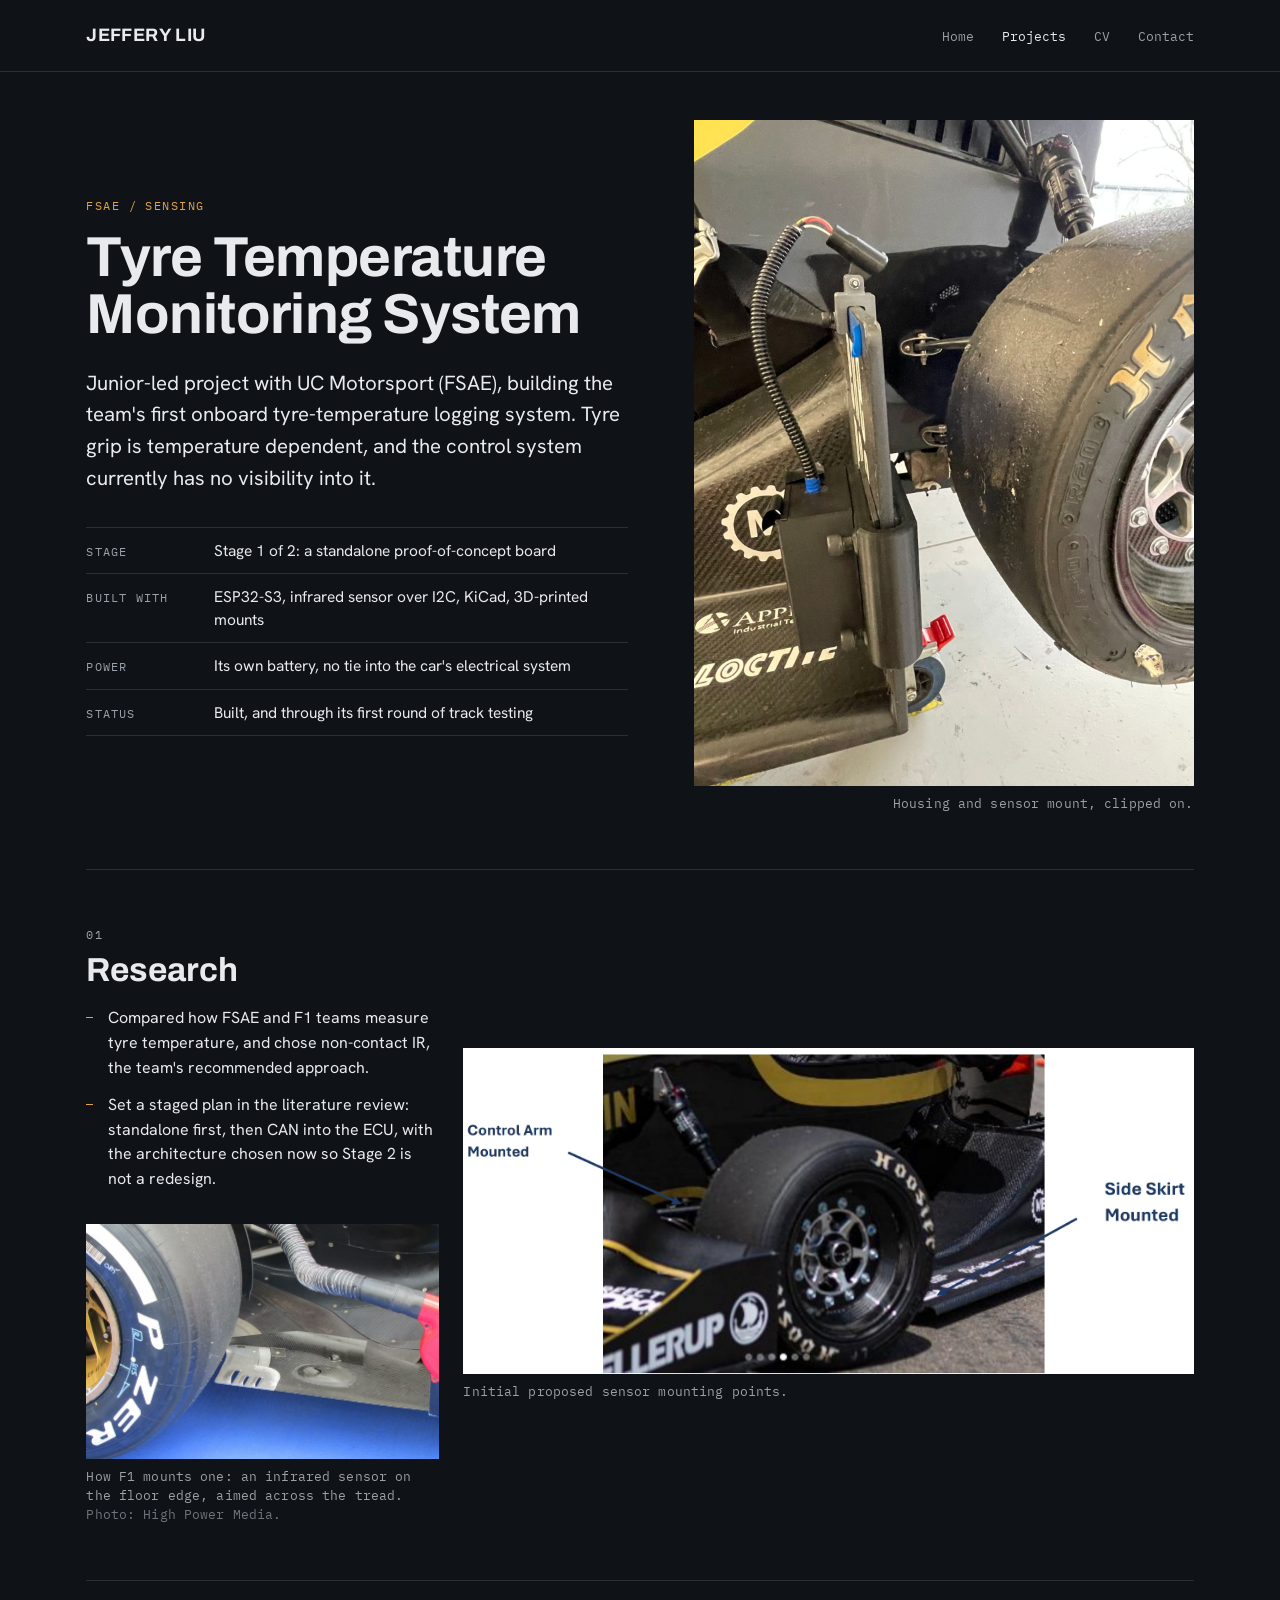
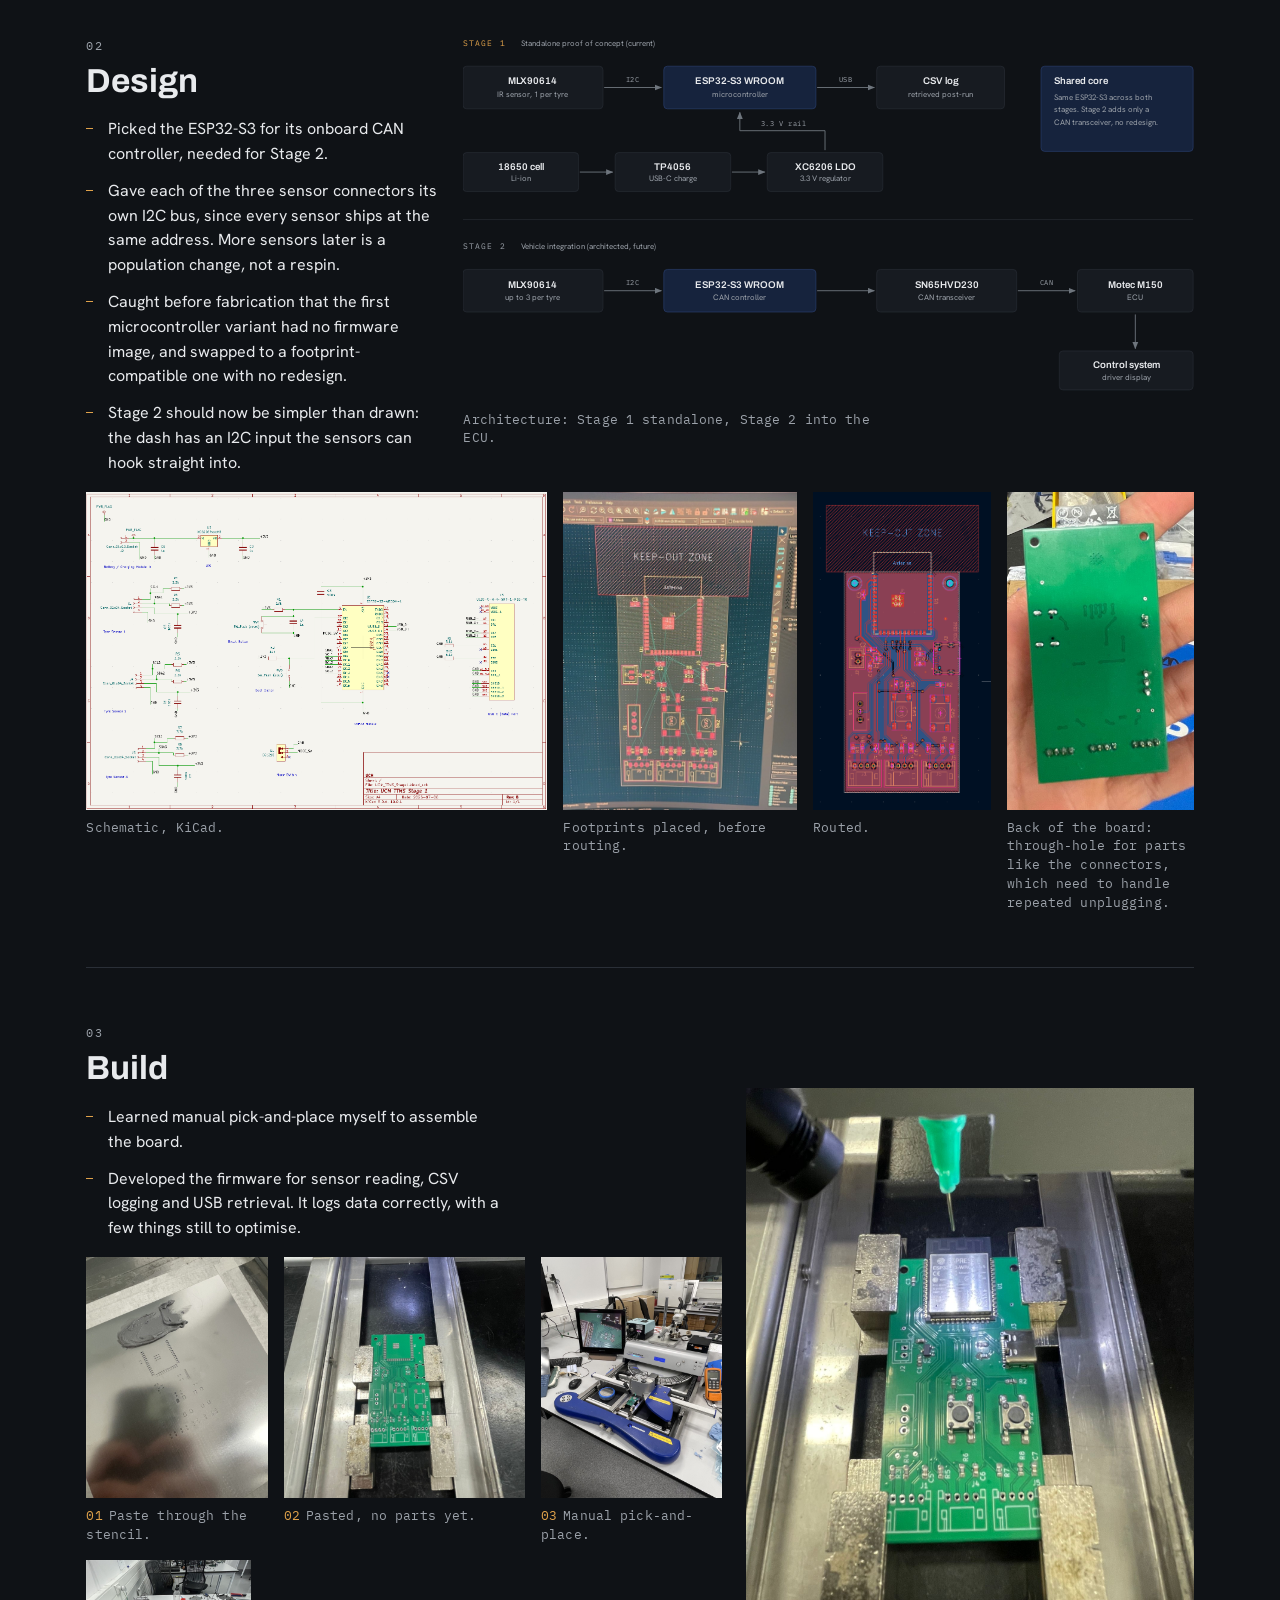
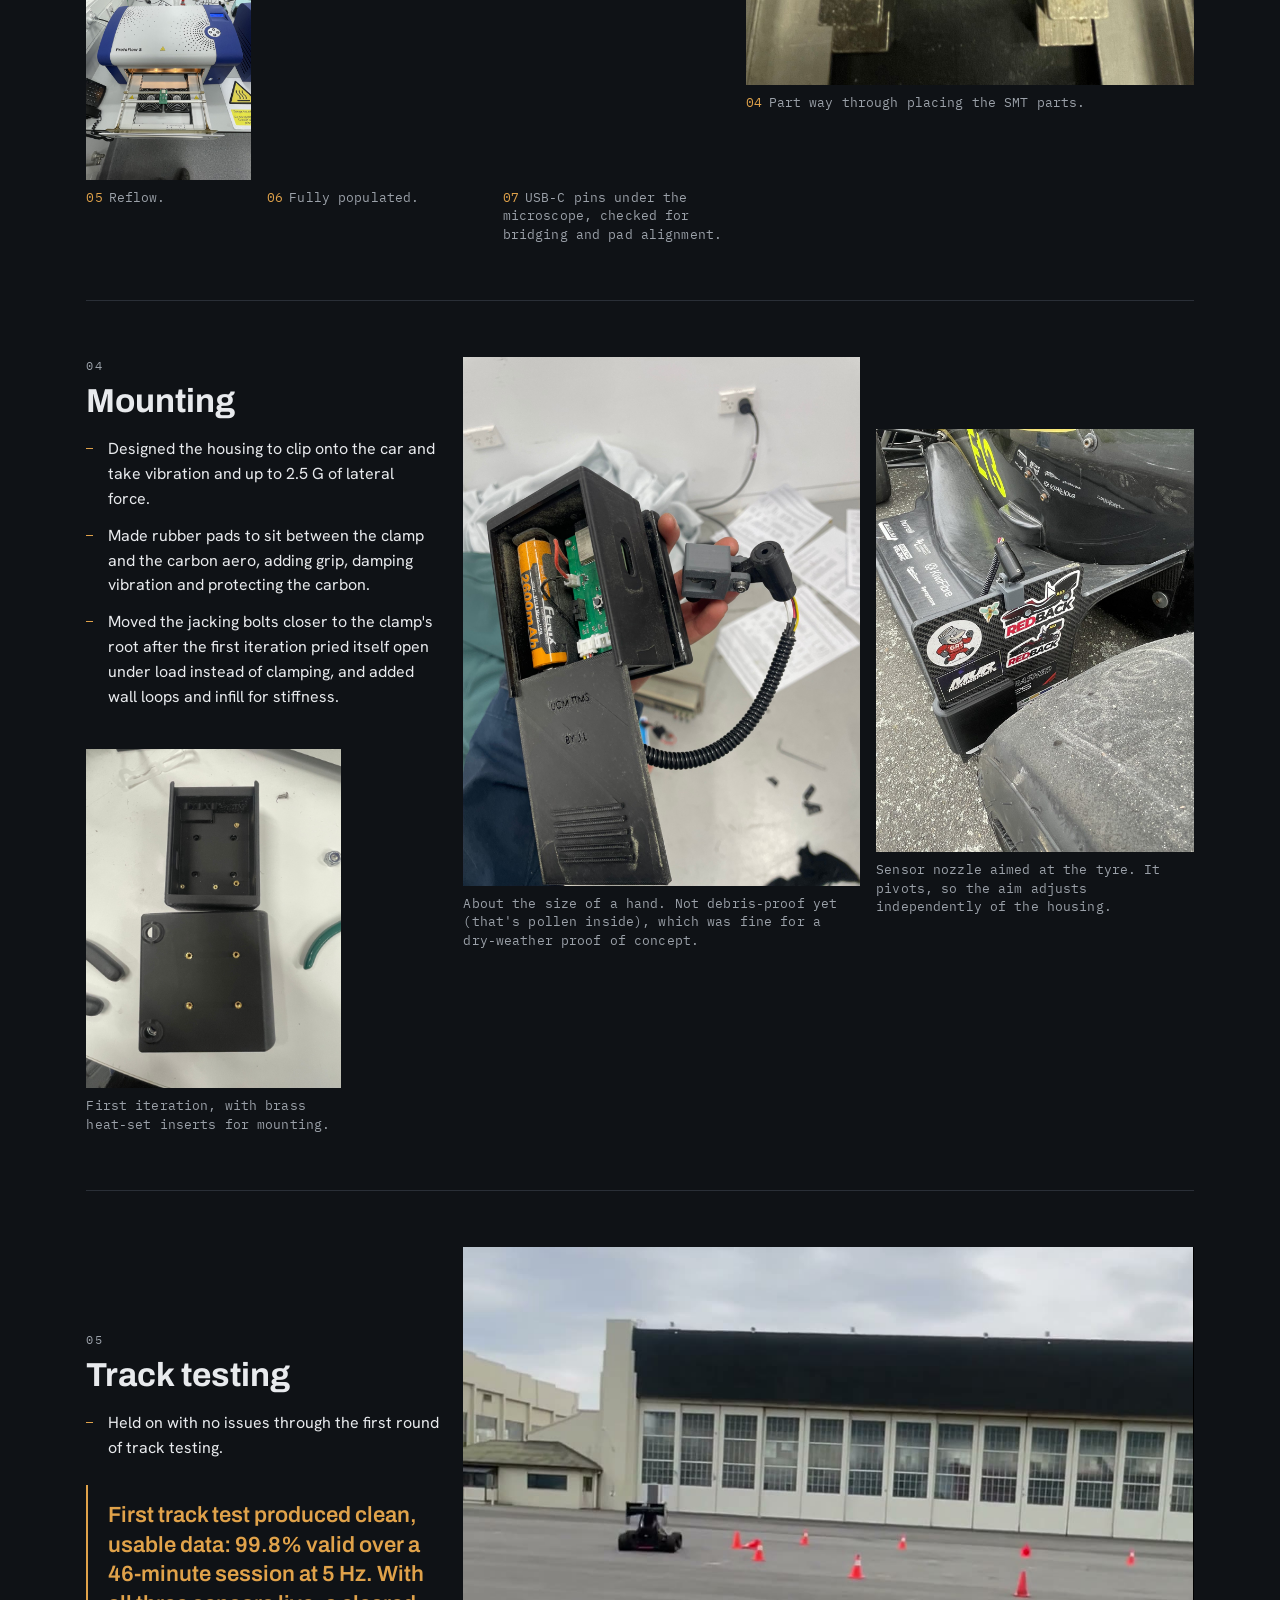
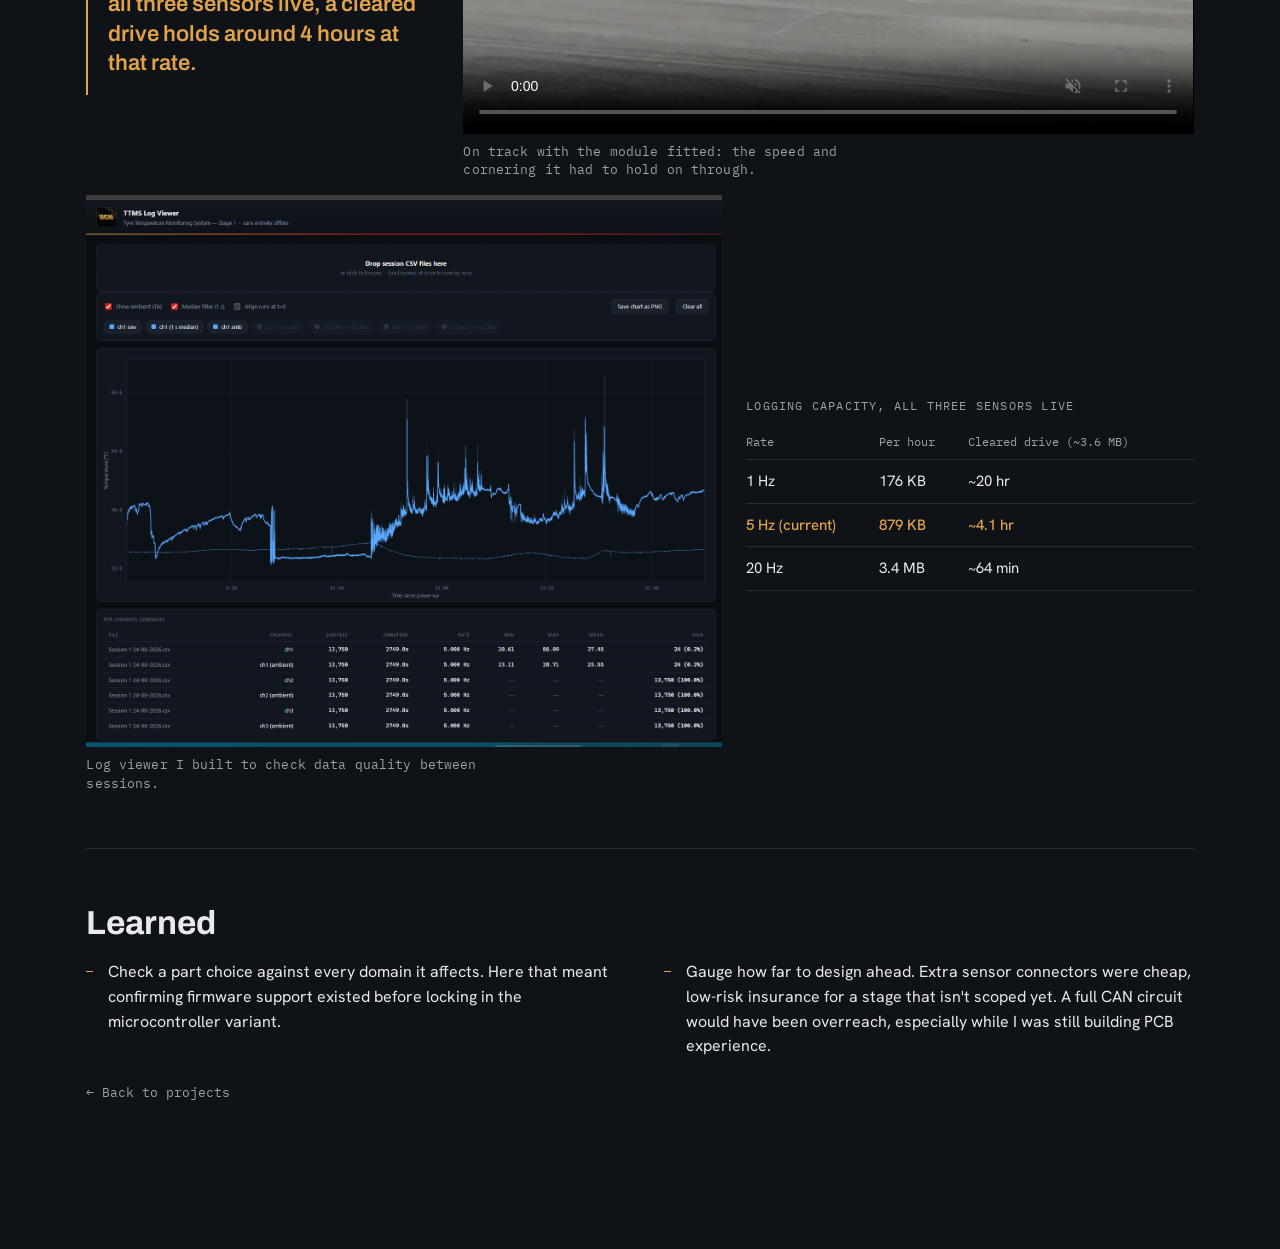
<file: ttms.html>
<!DOCTYPE html>
<html lang="en-NZ">
<head>
  <meta charset="UTF-8">
  <meta name="viewport" content="width=device-width, initial-scale=1.0">
  <!-- NOINDEX: keeps the site out of search engines. Delete the next line when ready to be indexed. -->
  <meta name="robots" content="noindex">
  <!-- DRAFT: board-layout prototype of ttms.html. Not linked from anywhere. -->
  <title>Jeffery Liu | Tyre Temperature Monitoring System</title>

  <link rel="preconnect" href="https://fonts.googleapis.com">
  <link rel="preconnect" href="https://fonts.gstatic.com" crossorigin>
  <link href="https://fonts.googleapis.com/css2?family=Archivo:wght@500;600;700&family=Hanken+Grotesk:wght@400;500&family=IBM+Plex+Mono:wght@400;500&display=swap" rel="stylesheet">

  <link rel="stylesheet" href="boards.css">

  <link rel="stylesheet" href="motion.css">
  <script src="motion.js" defer></script>
  <script src="boards.js" defer></script>
</head>
<body>

  <header class="topbar">
    <div class="topbar-inner">
      <a class="wordmark" href="index.html">JEFFERY LIU</a>
      <nav class="nav">
        <a href="index.html">Home</a>
        <a href="projects.html" class="active">Projects</a>
        <a href="cv.html">CV</a>
        <a href="contact.html">Contact</a>
      </nav>
    </div>
  </header>

  <main class="page">

    <!-- ===== Hero ===== -->
    <section class="board hero">
      <div class="c1-6">
        <p class="detail-category">FSAE / Sensing</p>
        <h1 class="detail-title">Tyre Temperature Monitoring System</h1>
        <p class="standfirst">Junior-led project with UC Motorsport (FSAE), building the team's first onboard tyre-temperature logging system. Tyre grip is temperature dependent, and the control system currently has no visibility into it.</p>
        <dl class="facts">
          <div><dt>Stage</dt><dd>Stage 1 of 2: a standalone proof-of-concept board</dd></div>
          <div><dt>Built with</dt><dd>ESP32-S3, infrared sensor over I2C, KiCad, 3D-printed mounts</dd></div>
          <div><dt>Power</dt><dd>Its own battery, no tie into the car's electrical system</dd></div>
          <div><dt>Status</dt><dd>Built, and through its first round of track testing</dd></div>
        </dl>
      </div>
      <figure class="c7-12 hero-media">
        <img class="shot" src="images/ttms_mounted_workshop.jpg" width="1500" height="2000" alt="The TTMS housing and sensor mount clipped onto the car beside the rear tyre, in the workshop">
        <figcaption>Housing and sensor mount, clipped on.</figcaption>
      </figure>
    </section>

    <!-- ===== 01 Research ===== -->
    <section class="board">
      <div class="c1-4 stack">
        <div>
          <p class="board-num">01</p>
          <h2 class="board-title">Research</h2>
          <ul class="did-list">
            <li>Compared how FSAE and F1 teams measure tyre temperature, and chose non-contact IR, the team's recommended approach.</li>
            <li>Set a staged plan in the literature review: standalone first, then CAN into the ECU, with the architecture chosen now so Stage 2 is not a redesign.</li>
          </ul>
        </div>
        <figure class="drop" style="--drop: 16px">
          <img class="shot" src="images/f1_tyre_sensor_reference.jpg" width="1417" height="945" loading="lazy" decoding="async" alt="Close-up of an F1 car's floor edge beside the rear tyre, with an infrared tyre-temperature sensor pod aimed at the tread">
          <figcaption>How F1 mounts one: an infrared sensor on the floor edge, aimed across the tread. <span class="credit">Photo: High Power Media.</span></figcaption>
        </figure>
      </div>
      <figure class="c5-12 solo mid">
        <img class="shot" style="--ar: 2.24" src="images/tyre1.png" width="1702" height="760" loading="lazy" decoding="async" alt="Annotated mounting photo showing control arm and side skirt sensor mounting options">
        <figcaption>Initial proposed sensor mounting points.</figcaption>
      </figure>
    </section>

    <!-- ===== 02 Design ===== -->
    <section class="board">
      <div class="c1-4 mid">
        <p class="board-num">02</p>
        <h2 class="board-title">Design</h2>
        <ul class="did-list">
          <li>Picked the ESP32-S3 for its onboard CAN controller, needed for Stage 2.</li>
          <li>Gave each of the three sensor connectors its own I2C bus, since every sensor ships at the same address. More sensors later is a population change, not a respin.</li>
          <li>Caught before fabrication that the first microcontroller variant had no firmware image, and swapped to a footprint-compatible one with no redesign.</li>
          <li>Stage 2 should now be simpler than drawn: the dash has an I2C input the sensors can hook straight into.</li>
        </ul>
      </div>

      <figure class="c5-12">
        <div class="arch-scroll">
        <svg class="arch" viewBox="0 0 1200 600" role="img" aria-labelledby="archTitle archDesc" preserveAspectRatio="xMidYMid meet">
          <title id="archTitle">System architecture</title>
          <desc id="archDesc">Stage 1, the current standalone proof of concept: an MLX90614 infrared sensor feeds an ESP32-S3 WROOM over I2C, which writes a CSV log retrieved over USB. An 18650 cell charges through a TP4056 and is regulated by an XC6206 LDO to a 3.3 volt rail. Stage 2, architected for the future: up to three MLX90614 sensors per tyre feed the same ESP32-S3 acting as CAN controller, through an SN65HVD230 CAN transceiver to a Motec M150 ECU and on to the control system and driver display.</desc>
          <defs>
            <marker id="arw" viewBox="0 0 10 8" refX="9" refY="4" markerWidth="8" markerHeight="7" orient="auto">
              <path d="M0,0 L10,4 L0,8 z" fill="#6E757D"></path>
            </marker>
          </defs>

          <!-- Stage 1 -->
          <text class="a-stage" x="0" y="14">STAGE 1</text>
          <text class="a-note" x="96" y="14">Standalone proof of concept (current)</text>

          <g class="a-box">
            <rect x="0" y="48" width="230" height="70" rx="6"></rect>
            <text class="a-name" x="115" y="78">MLX90614</text>
            <text class="a-sub" x="115" y="98">IR sensor, 1 per tyre</text>
          </g>
          <g class="a-box a-key">
            <rect x="330" y="48" width="250" height="70" rx="6"></rect>
            <text class="a-name" x="455" y="78">ESP32-S3 WROOM</text>
            <text class="a-sub" x="455" y="98">microcontroller</text>
          </g>
          <g class="a-box">
            <rect x="680" y="48" width="210" height="70" rx="6"></rect>
            <text class="a-name" x="785" y="78">CSV log</text>
            <text class="a-sub" x="785" y="98">retrieved post-run</text>
          </g>
          <line class="a-line" x1="232" y1="83" x2="326" y2="83" marker-end="url(#arw)"></line>
          <text class="a-tag" x="279" y="74">I2C</text>
          <line class="a-line" x1="582" y1="83" x2="676" y2="83" marker-end="url(#arw)"></line>
          <text class="a-tag" x="629" y="74">USB</text>

          <g class="a-box">
            <rect x="0" y="190" width="190" height="64" rx="6"></rect>
            <text class="a-name" x="95" y="218">18650 cell</text>
            <text class="a-sub" x="95" y="237">Li-ion</text>
          </g>
          <g class="a-box">
            <rect x="250" y="190" width="190" height="64" rx="6"></rect>
            <text class="a-name" x="345" y="218">TP4056</text>
            <text class="a-sub" x="345" y="237">USB-C charge</text>
          </g>
          <g class="a-box">
            <rect x="500" y="190" width="190" height="64" rx="6"></rect>
            <text class="a-name" x="595" y="218">XC6206 LDO</text>
            <text class="a-sub" x="595" y="237">3.3 V regulator</text>
          </g>
          <line class="a-line" x1="192" y1="222" x2="246" y2="222" marker-end="url(#arw)"></line>
          <line class="a-line" x1="442" y1="222" x2="496" y2="222" marker-end="url(#arw)"></line>
          <path class="a-line" d="M595,186 V154 H455 V124" marker-end="url(#arw)" fill="none"></path>
          <text class="a-tag" x="527" y="146">3.3 V rail</text>

          <g class="a-box a-key">
            <rect x="950" y="48" width="250" height="140" rx="6"></rect>
            <text class="a-name a-left" x="972" y="78">Shared core</text>
            <text class="a-sub a-left" x="972" y="104">Same ESP32-S3 across both</text>
            <text class="a-sub a-left" x="972" y="124">stages. Stage 2 adds only a</text>
            <text class="a-sub a-left" x="972" y="144">CAN transceiver, no redesign.</text>
          </g>

          <line class="a-rule" x1="0" y1="300" x2="1200" y2="300"></line>

          <!-- Stage 2 -->
          <text class="a-stage a-future" x="0" y="348">STAGE 2</text>
          <text class="a-note" x="96" y="348">Vehicle integration (architected, future)</text>

          <g class="a-box">
            <rect x="0" y="382" width="230" height="70" rx="6"></rect>
            <text class="a-name" x="115" y="412">MLX90614</text>
            <text class="a-sub" x="115" y="432">up to 3 per tyre</text>
          </g>
          <g class="a-box a-key">
            <rect x="330" y="382" width="250" height="70" rx="6"></rect>
            <text class="a-name" x="455" y="412">ESP32-S3 WROOM</text>
            <text class="a-sub" x="455" y="432">CAN controller</text>
          </g>
          <g class="a-box">
            <rect x="680" y="382" width="230" height="70" rx="6"></rect>
            <text class="a-name" x="795" y="412">SN65HVD230</text>
            <text class="a-sub" x="795" y="432">CAN transceiver</text>
          </g>
          <g class="a-box">
            <rect x="1010" y="382" width="190" height="70" rx="6"></rect>
            <text class="a-name" x="1105" y="412">Motec M150</text>
            <text class="a-sub" x="1105" y="432">ECU</text>
          </g>
          <line class="a-line" x1="232" y1="417" x2="326" y2="417" marker-end="url(#arw)"></line>
          <text class="a-tag" x="279" y="408">I2C</text>
          <line class="a-line" x1="582" y1="417" x2="676" y2="417" marker-end="url(#arw)"></line>
          <line class="a-line" x1="912" y1="417" x2="1006" y2="417" marker-end="url(#arw)"></line>
          <text class="a-tag" x="959" y="408">CAN</text>
          <line class="a-line" x1="1105" y1="456" x2="1105" y2="512" marker-end="url(#arw)"></line>
          <g class="a-box">
            <rect x="980" y="516" width="220" height="64" rx="6"></rect>
            <text class="a-name" x="1090" y="544">Control system</text>
            <text class="a-sub" x="1090" y="563">driver display</text>
          </g>
        </svg>
        </div>
        <figcaption>Architecture: Stage 1 standalone, Stage 2 into the ECU.</figcaption>
      </figure>

      <div class="c-full jrow">
        <figure style="--ar: 1.45">
          <img class="shot" src="images/tyre3.png" width="1585" height="1093" loading="lazy" decoding="async" alt="Stage 1 schematic screenshot from KiCad">
          <figcaption>Schematic, KiCad.</figcaption>
        </figure>
        <figure style="--ar: 0.735">
          <img class="shot" src="images/ttms_kicad_placement.jpg" width="1080" height="1470" loading="lazy" decoding="async" alt="KiCad PCB editor with every footprint placed and the antenna keep-out zone marked, before any routing">
          <figcaption>Footprints placed, before routing.</figcaption>
        </figure>
        <figure style="--ar: 0.56">
          <img class="shot" src="images/tyre4.png" width="417" height="744" loading="lazy" decoding="async" alt="Routed PCB layout for the Stage 1 tyre-temperature logging board">
          <figcaption>Routed.</figcaption>
        </figure>
        <figure style="--ar: 0.586">
          <img class="shot" src="images/ttms_pcb_back_tht.jpg" width="680" height="1160" loading="lazy" decoding="async" alt="Back of the finished board, showing through-hole solder joints for the connectors">
          <figcaption>Back of the board: through-hole for parts like the connectors, which need to handle repeated unplugging.</figcaption>
        </figure>
      </div>
    </section>

    <!-- ===== 03 Build ===== -->
    <section class="board">
      <div class="c1-7 stack">
        <div>
          <p class="board-num">03</p>
          <h2 class="board-title">Build</h2>
          <ul class="did-list">
            <li>Learned manual pick-and-place myself to assemble the board.</li>
            <li>Developed the firmware for sensor reading, CSV logging and USB retrieval. It logs data correctly, with a few things still to optimise.</li>
          </ul>
        </div>
        <div class="jrow">
          <figure style="--ar: 0.75">
            <img class="shot" src="images/web/ttms_1_solder_paste_stencil.jpeg" width="1200" height="1600" loading="lazy" decoding="async" alt="Solder paste applied through the stencil">
            <figcaption><span class="cap-label">01</span>Paste through the stencil.</figcaption>
          </figure>
          <figure style="--ar: 1">
            <img class="shot" src="images/ttms_paste_applied.jpg" width="1500" height="2000" loading="lazy" decoding="async" alt="The bare board with solder paste applied and no components placed, held in the pick-and-place machine">
            <figcaption><span class="cap-label">02</span>Pasted, no parts yet.</figcaption>
          </figure>
          <figure style="--ar: 0.75">
            <img class="shot" src="images/web/ttms_2_manual_pick_and_place.jpeg" width="1200" height="1600" loading="lazy" decoding="async" alt="The manual pick-and-place machine with its microscope camera and monitor">
            <figcaption><span class="cap-label">03</span>Manual pick-and-place.</figcaption>
          </figure>
        </div>
        <div class="jrow">
          <figure style="--ar: 0.75">
            <img class="shot" src="images/web/ttms_3_reflow_oven.jpeg" width="1200" height="1600" loading="lazy" decoding="async" alt="The board going through the reflow oven">
            <figcaption><span class="cap-label">05</span>Reflow.</figcaption>
          </figure>
          <figure style="--ar: 1; --pos: 50% 70%">
            <img class="shot" src="images/web/ttms_4_populated_board.jpeg" width="1200" height="1600" loading="lazy" decoding="async" alt="The finished, fully populated board">
            <figcaption><span class="cap-label">06</span>Fully populated.</figcaption>
          </figure>
          <figure style="--ar: 1">
            <img class="shot" src="images/ttms_usbc_microscope.jpg" width="1500" height="2000" loading="lazy" decoding="async" alt="Close-up of the USB-C connector pins under the microscope">
            <figcaption><span class="cap-label">07</span>USB-C pins under the microscope, checked for bridging and pad alignment.</figcaption>
          </figure>
        </div>
      </div>
      <figure class="c8-12 solo drop" style="--drop: 64px">
        <img class="shot" style="--ar: 0.75" src="images/ttms_smt_placement.jpg" width="1500" height="2000" loading="lazy" decoding="async" alt="The board in the pick-and-place fixture part way through placing the SMT parts, with the ESP32-S3 module already down">
        <figcaption><span class="cap-label">04</span>Part way through placing the SMT parts.</figcaption>
      </figure>
    </section>

    <!-- ===== 04 Mounting ===== -->
    <section class="board">
      <div class="c1-4 stack">
        <div>
          <p class="board-num">04</p>
          <h2 class="board-title">Mounting</h2>
          <ul class="did-list">
            <li>Designed the housing to clip onto the car and take vibration and up to 2.5 G of lateral force.</li>
            <li>Made rubber pads to sit between the clamp and the carbon aero, adding grip, damping vibration and protecting the carbon.</li>
            <li>Moved the jacking bolts closer to the clamp's root after the first iteration pried itself open under load instead of clamping, and added wall loops and infill for stiffness.</li>
          </ul>
        </div>
        <figure class="drop" style="--drop: 24px; width: 72%">
          <img class="shot" src="images/ttms_heatset_inserts.jpg" width="1500" height="2000" loading="lazy" decoding="async" alt="The first iteration of the printed housing and clamp before assembly, showing brass heat-set inserts">
          <figcaption>First iteration, with brass heat-set inserts for mounting.</figcaption>
        </figure>
      </div>
      <div class="c5-12 jrow">
        <figure style="--ar: 0.75; --w: 1">
          <img class="shot" src="images/ttms_module_in_hand.jpg" width="1500" height="2000" loading="lazy" decoding="async" alt="The whole module held in one hand, lid open to show the battery and PCB, with the sensor mount on its cable">
          <figcaption>About the size of a hand. Not debris-proof yet (that's pollen inside), which was fine for a dry-weather proof of concept.</figcaption>
        </figure>
        <figure class="drop" style="--ar: 0.75; --w: 0.8; --drop: 72px">
          <img class="shot" src="images/web/tyre8.jpeg" width="1200" height="1600" loading="lazy" decoding="async" alt="The sensor nozzle aimed at the tyre, viewed from close to the wheel">
          <figcaption>Sensor nozzle aimed at the tyre. It pivots, so the aim adjusts independently of the housing.</figcaption>
        </figure>
      </div>
    </section>

    <!-- ===== 05 Track testing ===== -->
    <section class="board">
      <div class="c1-4 mid">
        <p class="board-num">05</p>
        <h2 class="board-title">Track testing</h2>
        <ul class="did-list">
          <li>Held on with no issues through the first round of track testing.</li>
        </ul>
        <p class="result-line">First track test produced clean, usable data: 99.8% valid over a 46-minute session at 5 Hz. With all three sensors live, a cleared drive holds around 4 hours at that rate.</p>
      </div>
      <figure class="c5-12">
        <video class="clip" width="1080" height="720" autoplay muted loop playsinline controls preload="metadata" poster="images/ttms_track_run_poster.jpg" aria-label="The car running a coned course at speed with the TTMS module fitted">
          <source src="images/ttms_track_run.mp4" type="video/mp4">
        </video>
        <figcaption>On track with the module fitted: the speed and cornering it had to hold on through.</figcaption>
      </figure>

      <figure class="c1-7 solo">
        <img class="shot" style="--ar: 1.152" src="images/tyre9.png" width="1491" height="1294" loading="lazy" decoding="async" alt="Screenshot of the TTMS Log Viewer: a tyre-temperature session plotted with raw and 1-second median filter traces, ambient overlay, and a per-channel data quality table">
        <figcaption>Log viewer I built to check data quality between sessions.</figcaption>
      </figure>
      <div class="c8-12 stack mid">
        <table class="spec">
          <caption>Logging capacity, all three sensors live</caption>
          <thead>
            <tr><th scope="col">Rate</th><th scope="col">Per hour</th><th scope="col">Cleared drive (~3.6 MB)</th></tr>
          </thead>
          <tbody>
            <tr><td>1 Hz</td><td>176 KB</td><td>~20 hr</td></tr>
            <tr class="current"><td>5 Hz (current)</td><td>879 KB</td><td>~4.1 hr</td></tr>
            <tr><td>20 Hz</td><td>3.4 MB</td><td>~64 min</td></tr>
          </tbody>
        </table>
      </div>
    </section>

    <!-- ===== Learned ===== -->
    <section class="board closing">
      <div class="c-full">
        <h2 class="board-title">Learned</h2>
        <ul class="did-list two-col">
          <li>Check a part choice against every domain it affects. Here that meant confirming firmware support existed before locking in the microcontroller variant.</li>
          <li>Gauge how far to design ahead. Extra sensor connectors were cheap, low-risk insurance for a stage that isn't scoped yet. A full CAN circuit would have been overreach, especially while I was still building PCB experience.</li>
        </ul>
      </div>
      <a class="back-link c-full" href="projects.html">&larr; Back to projects</a>
    </section>

  </main>


</body>
</html>
</file>
<file: motion.css>
/* ---------- Site-wide motion (shared) ----------
   Limits: nothing over 250ms, ease-out only, no bounce/glow/ripple/parallax.
   Scroll-reveal classes are added by motion.js; with JS off nothing is hidden.
   All motion is wrapped in prefers-reduced-motion: no-preference. */

/* 1. Page cross-fade: fade in on load, fade out before following an internal link
      (the .page-exit class is set by motion.js) */
@media (prefers-reduced-motion: no-preference) {
  body {
    animation: page-fade-in 200ms ease-out;
  }
  body.page-exit {
    opacity: 0;
    transition: opacity 150ms ease-out;
  }
}
@keyframes page-fade-in {
  from { opacity: 0; }
  to   { opacity: 1; }
}

/* 2. Scroll reveal: below-the-fold content fades/slides in once as it enters
      the viewport. .reveal = waiting (hidden), .reveal-in = entering. */
@media (prefers-reduced-motion: no-preference) {
  .reveal {
    opacity: 0;
  }
  .reveal-in {
    animation: reveal-in 220ms ease-out backwards;
  }
}
@keyframes reveal-in {
  from { opacity: 0; transform: translateY(12px); }
  to   { opacity: 1; transform: none; }
}

/* 3. Press feedback: small scale-down on buttons, cards and nav links.
      .btn re-declares its full transition list so the existing hover
      colour transitions keep working alongside the transform. */
@media (prefers-reduced-motion: no-preference) {
  .nav a,
  .wordmark,
  .text-link,
  .back-link,
  .card,
  .contact-value a {
    transition: transform 100ms ease-out;
  }
  .contact-value a {
    display: inline-block; /* transforms do not apply to inline elements */
  }
  .btn {
    transition: border-color 0.15s ease, color 0.15s ease,
                background-color 0.15s ease, transform 100ms ease-out;
  }
  .nav a:active,
  .wordmark:active,
  .text-link:active,
  .back-link:active,
  .btn:active,
  .contact-value a:active {
    transform: scale(0.97);
  }
  .card:active {
    transform: scale(0.99);
  }
}
</file>
<file: boards.css>
/* Shared styles for the board-layout project pages. */
/* ---------- Colour system (from the design note) ---------- */
    :root {
      --bg:        #0F1216;
      --panel:     #171B21;
      --hairline:  #2A2F37;
      --text:      #E8EAED;
      --muted:     #9BA1A9;
      --navy:      #1F3864;
      --accent:    #E0A24A;
      /* Fluid: fills a wide desktop instead of sitting in a narrow middle band.
         Line length stays readable because text blocks cap their own width. */
      --maxw: min(1680px, 94vw);
      --gutter: 48px;
      --gap: 16px;
    }
    * { box-sizing: border-box; }
    html, body { margin: 0; padding: 0; }
    body {
      background: var(--bg);
      color: var(--text);
      font-family: "Hanken Grotesk", sans-serif;
      font-weight: 400;
      line-height: 1.5;
      -webkit-font-smoothing: antialiased;
    }
    a { color: inherit; text-decoration: none; }

    /* ---------- Top bar (shared on every page) ---------- */
    .topbar { border-bottom: 1px solid var(--hairline); }
    .topbar-inner {
      max-width: var(--maxw);
      margin: 0 auto;
      padding: 22px var(--gutter);
      display: flex;
      align-items: baseline;
      justify-content: space-between;
      gap: 24px;
    }
    .wordmark {
      font-family: "Archivo", sans-serif;
      font-weight: 700;
      font-size: 18px;
      letter-spacing: 0.02em;
      white-space: nowrap;
    }
    .nav {
      display: flex;
      gap: 28px;
      font-family: "IBM Plex Mono", monospace;
      font-size: 13px;
      color: var(--muted);
    }
    .nav a:hover { color: var(--text); }
    .nav a.active { color: var(--text); }

    /* ---------- Board layout ----------
       Wide 12-column canvas. Each project phase is one board: an anchor
       image, smaller supporting images around it, and a few words.
       Photos may be cropped for framing (never cutting into the subject);
       diagrams, schematics and screenshots are always shown whole.
       Every image opens full size in the lightbox. */
    .page {
      max-width: var(--maxw);
      margin: 0 auto;
      padding: 0 var(--gutter) 90px;
    }
    .board {
      display: grid;
      grid-template-columns: repeat(12, minmax(0, 1fr));
      column-gap: 24px;
      row-gap: var(--gap);
      align-items: start;
      padding: 56px 0;
      border-top: 1px solid var(--hairline);
    }
    .c1-3   { grid-column: 1 / span 3; }
    .c1-4   { grid-column: 1 / span 4; }
    .c1-5   { grid-column: 1 / span 5; }
    .c6-9   { grid-column: 6 / span 4; }
    .c10-12 { grid-column: 10 / -1; }
    .c4-12  { grid-column: 4 / -1; }
    .c1-6   { grid-column: 1 / span 6; }
    .c1-7   { grid-column: 1 / span 7; }
    .c5-12  { grid-column: 5 / -1; }
    .c7-12  { grid-column: 7 / -1; }
    .c8-12  { grid-column: 8 / -1; }
    .c-full { grid-column: 1 / -1; }
    .stack  { display: flex; flex-direction: column; gap: var(--gap); }
    .drop   { margin-top: var(--drop, 0); }
    /* centres a short text column against a much taller image beside it,
       so the leftover space sits on both sides instead of all underneath */
    .mid    { align-self: center; }

    /* Justified image row: flex-grow = aspect ratio, so every image in the
       row lands at the same height with none cropped. Set --w lower than
       --ar to make one image deliberately smaller (paired with .drop for
       a subtle offset). */
    .jrow {
      display: flex;
      gap: var(--gap);
      align-items: flex-start;
    }
    .jrow > figure {
      flex: var(--w, var(--ar)) 1 0;
      min-width: 0;
    }
    .jrow img, .solo img, .jrow video {
      aspect-ratio: var(--ar);
      object-fit: cover;
      object-position: var(--pos, 50% 50%);
    }
    .clip {
      display: block;
      width: 100%;
      height: auto;
      background: #000;
    }

    /* ---------- Hero ---------- */
    .hero {
      border-top: 0;
      padding: 48px 0 56px;
      align-items: center;
    }
    /* hero image: as tall as the viewport comfortably allows, right-aligned */
    .hero-media img {
      max-height: 74vh;
      width: auto;
      max-width: 100%;
      margin-left: auto;
    }
    .hero-media figcaption { margin-left: auto; text-align: right; }
    .detail-category {
      font-family: "IBM Plex Mono", monospace;
      font-size: 12px;
      letter-spacing: 0.12em;
      text-transform: uppercase;
      color: var(--accent);
      margin: 0 0 14px;
    }
    .detail-title {
      font-family: "Archivo", sans-serif;
      font-weight: 700;
      font-size: clamp(34px, 4.4vw, 60px);
      line-height: 1.02;
      letter-spacing: -0.01em;
      margin: 0 0 24px;
    }
    .standfirst {
      font-size: clamp(18px, 1.6vw, 21px);
      line-height: 1.55;
      max-width: 52ch;
      margin: 0 0 32px;
    }
    .facts { margin: 0; max-width: 560px; }
    .facts div {
      display: grid;
      grid-template-columns: 110px 1fr;
      gap: 18px;
      padding: 11px 0;
      border-top: 1px solid var(--hairline);
      align-items: baseline;
    }
    .facts div:last-child { border-bottom: 1px solid var(--hairline); }
    .facts dt {
      font-family: "IBM Plex Mono", monospace;
      font-size: 12px;
      letter-spacing: 0.1em;
      text-transform: uppercase;
      color: var(--muted);
    }
    .facts dd { margin: 0; font-size: 15.5px; }

    /* ---------- Board text ---------- */
    .board-num {
      font-family: "IBM Plex Mono", monospace;
      font-size: 12px;
      letter-spacing: 0.14em;
      text-transform: uppercase;
      color: var(--muted);
      margin: 0 0 8px;
    }
    .board-title {
      font-family: "Archivo", sans-serif;
      font-weight: 700;
      font-size: clamp(26px, 2.6vw, 36px);
      line-height: 1.1;
      margin: 0 0 18px;
    }
    .did-list {
      list-style: none;
      padding: 0;
      margin: 0;
      max-width: 46ch;
    }
    .did-list li {
      position: relative;
      padding-left: 22px;
      margin-bottom: 12px;
      font-size: 16px;
      line-height: 1.55;
    }
    .did-list li:last-child { margin-bottom: 0; }
    .did-list li::before {
      content: "";
      position: absolute;
      left: 0;
      top: 11px;
      width: 7px;
      height: 1px;
      background: var(--accent);
    }
    .did-list.two-col { columns: 2; column-gap: 48px; max-width: none; }
    .did-list.two-col li { break-inside: avoid; }

    /* ---------- Figures ---------- */
    figure { margin: 0; }
    .shot {
      display: block;
      width: 100%;
      height: auto;
      background: none;
      border: 0;
      cursor: zoom-in;
    }
    .shot:focus-visible {
      outline: 2px solid var(--accent);
      outline-offset: 3px;
    }
    figcaption {
      font-family: "IBM Plex Mono", monospace;
      font-size: 12.5px;
      letter-spacing: 0.01em;
      line-height: 1.5;
      color: var(--muted);
      margin: 8px 0 0;
      max-width: 52ch;
    }

    /* ---------- Architecture diagram (inline SVG, page palette) ---------- */
    .arch-scroll { overflow-x: auto; }
    .arch { display: block; width: 100%; height: auto; }
    /* below tablet width the labels would shrink past legibility,
       so the diagram keeps its size and the wrapper scrolls sideways */
    @media (max-width: 900px) {
      .arch { min-width: 720px; }
    }
    .arch .a-box rect { fill: var(--panel); stroke: var(--hairline); stroke-width: 1; }
    .arch .a-key rect { fill: #16233D; stroke: #2C4272; }
    .arch .a-name {
      font-family: "Archivo", sans-serif;
      font-weight: 600;
      font-size: 16px;
      fill: var(--text);
      text-anchor: middle;
    }
    .arch .a-sub {
      font-family: "Hanken Grotesk", sans-serif;
      font-size: 13px;
      fill: var(--muted);
      text-anchor: middle;
    }
    .arch .a-left { text-anchor: start; }
    .arch .a-stage {
      font-family: "IBM Plex Mono", monospace;
      font-size: 13px;
      letter-spacing: 0.14em;
      fill: var(--accent);
    }
    .arch .a-future { fill: var(--muted); }
    .arch .a-note {
      font-family: "Hanken Grotesk", sans-serif;
      font-size: 13px;
      fill: var(--muted);
    }
    .arch .a-tag {
      font-family: "IBM Plex Mono", monospace;
      font-size: 11.5px;
      letter-spacing: 0.08em;
      fill: var(--muted);
      text-anchor: middle;
    }
    .arch .a-line { stroke: #6E757D; stroke-width: 1.5; fill: none; }
    .arch .a-rule { stroke: var(--hairline); stroke-width: 1; }
    .cap-label { color: var(--accent); margin-right: 6px; }
    /* credit line for a third-party image, dimmer than the caption itself */
    .credit { color: #6E757D; }

    /* ---------- Result + learned ---------- */
    .result-line {
      font-family: "Archivo", sans-serif;
      font-weight: 600;
      font-size: clamp(19px, 1.8vw, 22px);
      line-height: 1.35;
      color: var(--accent);
      margin: 24px 0 0;
      padding: 16px 0 16px 20px;
      border-left: 2px solid var(--accent);
    }
    /* small spec table: mono labels, hairline rows, current setting in amber */
    .spec {
      width: 100%;
      border-collapse: collapse;
      font-size: 15px;
    }
    .spec caption {
      caption-side: top;
      text-align: left;
      font-family: "IBM Plex Mono", monospace;
      font-size: 12px;
      letter-spacing: 0.1em;
      text-transform: uppercase;
      color: var(--muted);
      padding-bottom: 10px;
    }
    .spec th {
      font-family: "IBM Plex Mono", monospace;
      font-size: 12px;
      font-weight: 400;
      color: var(--muted);
      text-align: left;
      padding: 8px 12px 8px 0;
      border-bottom: 1px solid var(--hairline);
    }
    .spec td {
      padding: 10px 12px 10px 0;
      border-bottom: 1px solid var(--hairline);
    }
    .spec tr.current td { color: var(--accent); font-weight: 500; }
    .spec-goal { color: var(--muted); }
    .spec-note {
      font-family: "IBM Plex Mono", monospace;
      font-size: 12.5px;
      line-height: 1.5;
      color: var(--muted);
      margin: 12px 0 0;
      max-width: 52ch;
    }

    .board.closing { row-gap: 24px; }
    .back-link {
      display: inline-block;
      margin-top: 0;
      font-family: "IBM Plex Mono", monospace;
      font-size: 13px;
      color: var(--muted);
    }
    .back-link:hover { color: var(--accent); }

    /* ---------- Lightbox ---------- */
    .lightbox {
      width: 100vw;
      height: 100vh;
      max-width: none;
      max-height: none;
      margin: 0;
      padding: 56px 72px 40px;
      border: 0;
      background: rgba(10, 12, 15, 0.94);
      color: var(--text);
    }
    .lightbox::backdrop { background: transparent; }
    .lightbox[open] {
      display: flex;
      flex-direction: column;
      align-items: center;
      justify-content: center;
    }
    .lb-figure {
      display: flex;
      flex-direction: column;
      align-items: flex-start;
      max-width: 100%;
      min-height: 0;
    }
    .lb-img {
      display: block;
      max-width: 100%;
      max-height: calc(100vh - 170px);
      width: auto;
      height: auto;
    }
    .lb-cap {
      font-family: "IBM Plex Mono", monospace;
      font-size: 13px;
      color: var(--muted);
      max-width: 80ch;
      margin-top: 12px;
    }
    .lb-btn {
      position: absolute;
      background: none;
      border: 0;
      color: var(--muted);
      font-family: "IBM Plex Mono", monospace;
      font-size: 13px;
      letter-spacing: 0.08em;
      cursor: pointer;
      padding: 10px 12px;
    }
    .lb-btn:hover, .lb-btn:focus-visible { color: var(--accent); }
    .lb-close { top: 16px; right: 20px; }
    .lb-prev  { left: 16px; top: 50%; transform: translateY(-50%); font-size: 20px; }
    .lb-next  { right: 16px; top: 50%; transform: translateY(-50%); font-size: 20px; }
    .lb-count {
      position: absolute;
      top: 24px;
      left: 28px;
      margin: 0;
      font-family: "IBM Plex Mono", monospace;
      font-size: 12px;
      color: var(--muted);
    }
    @media (prefers-reduced-motion: no-preference) {
      .lightbox[open] { animation: page-fade-in 150ms ease-out; }
    }

    /* ---------- Narrower screens ---------- */
    @media (max-width: 1000px) {
      :root { --gutter: 24px; }
      .board { row-gap: 24px; padding: 44px 0; }
      .board > * { grid-column: 1 / -1 !important; }
      .did-list.two-col { columns: 1; }
      .lightbox { padding: 56px 16px 24px; }
      .lb-prev, .lb-next { top: auto; bottom: 12px; transform: none; }
    }
    @media (max-width: 640px) {
      .topbar-inner { gap: 12px; }
      .nav { gap: 12px; font-size: 12px; }
      .jrow { flex-wrap: wrap; }
      .jrow > figure { flex: 1 1 calc(50% - var(--gap)); }
      .drop { margin-top: 0; }
      .facts div { grid-template-columns: 1fr; gap: 4px; }
    }
</file>
